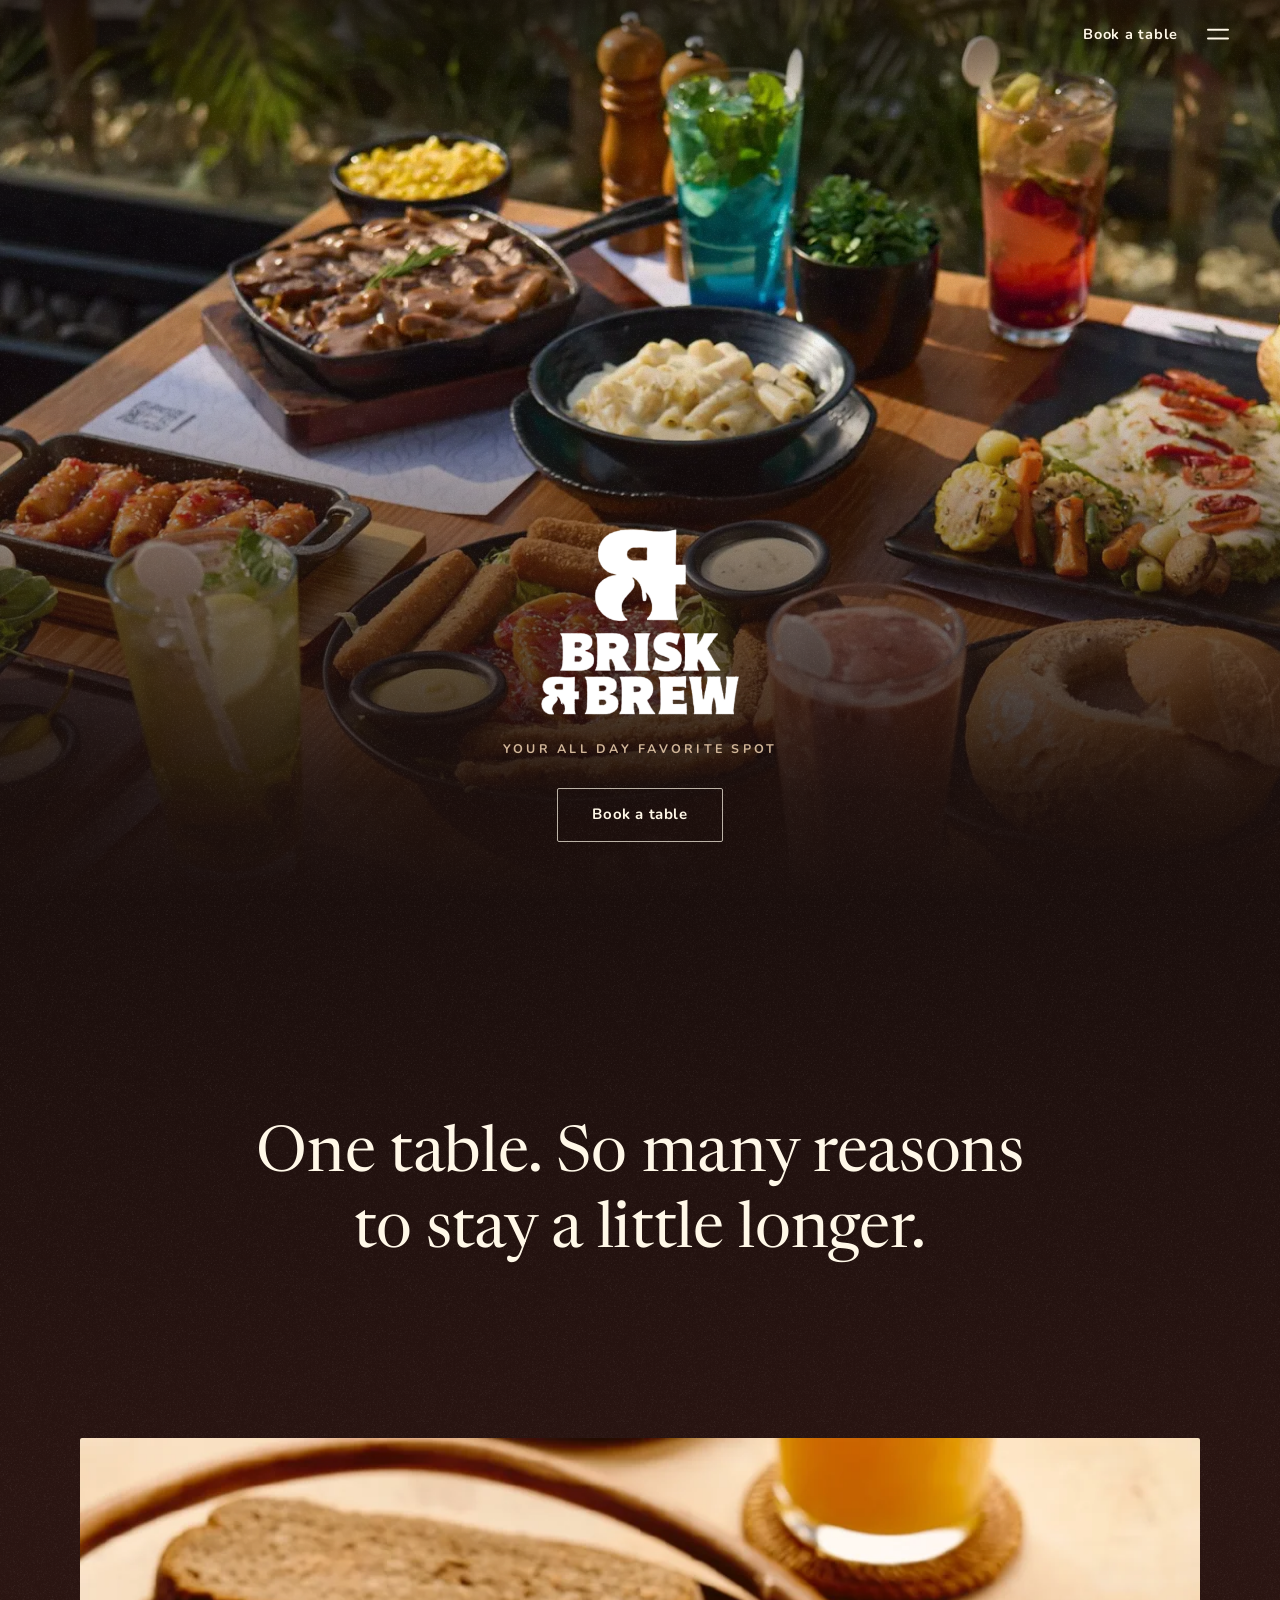
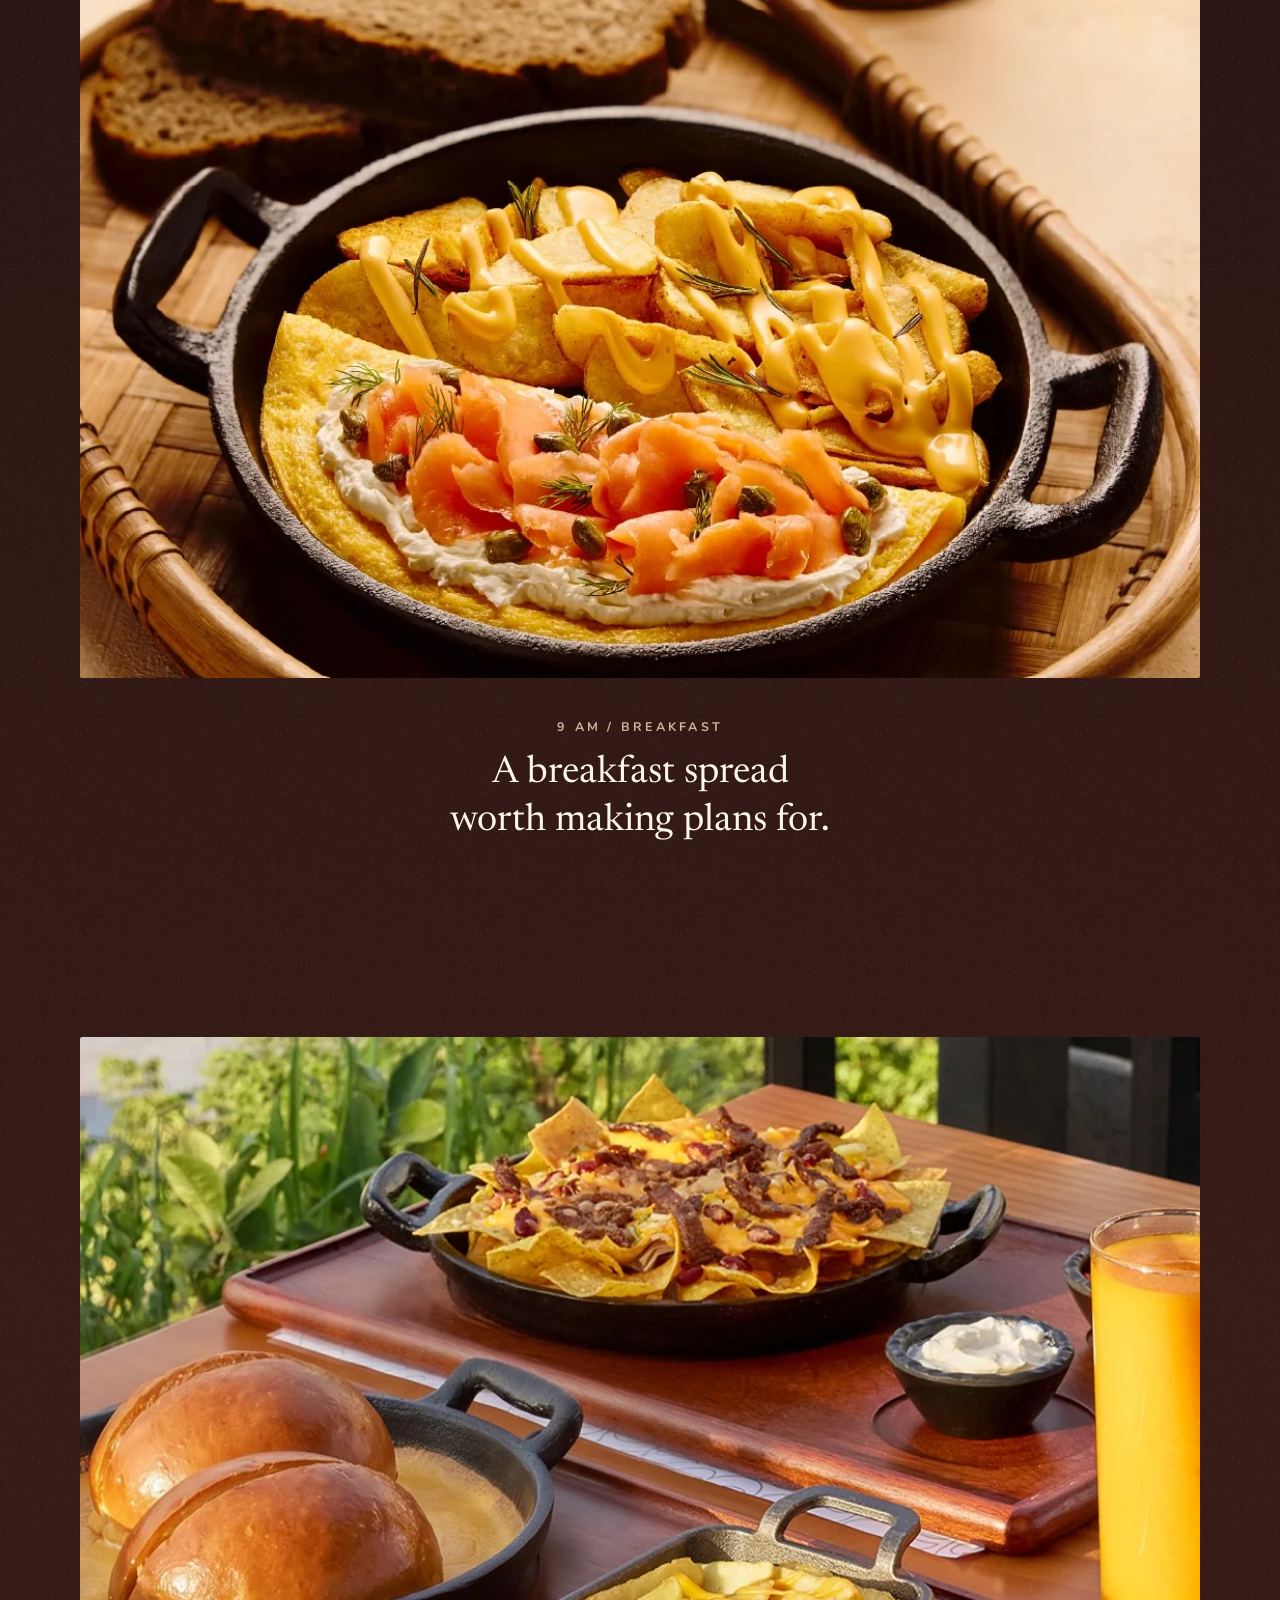
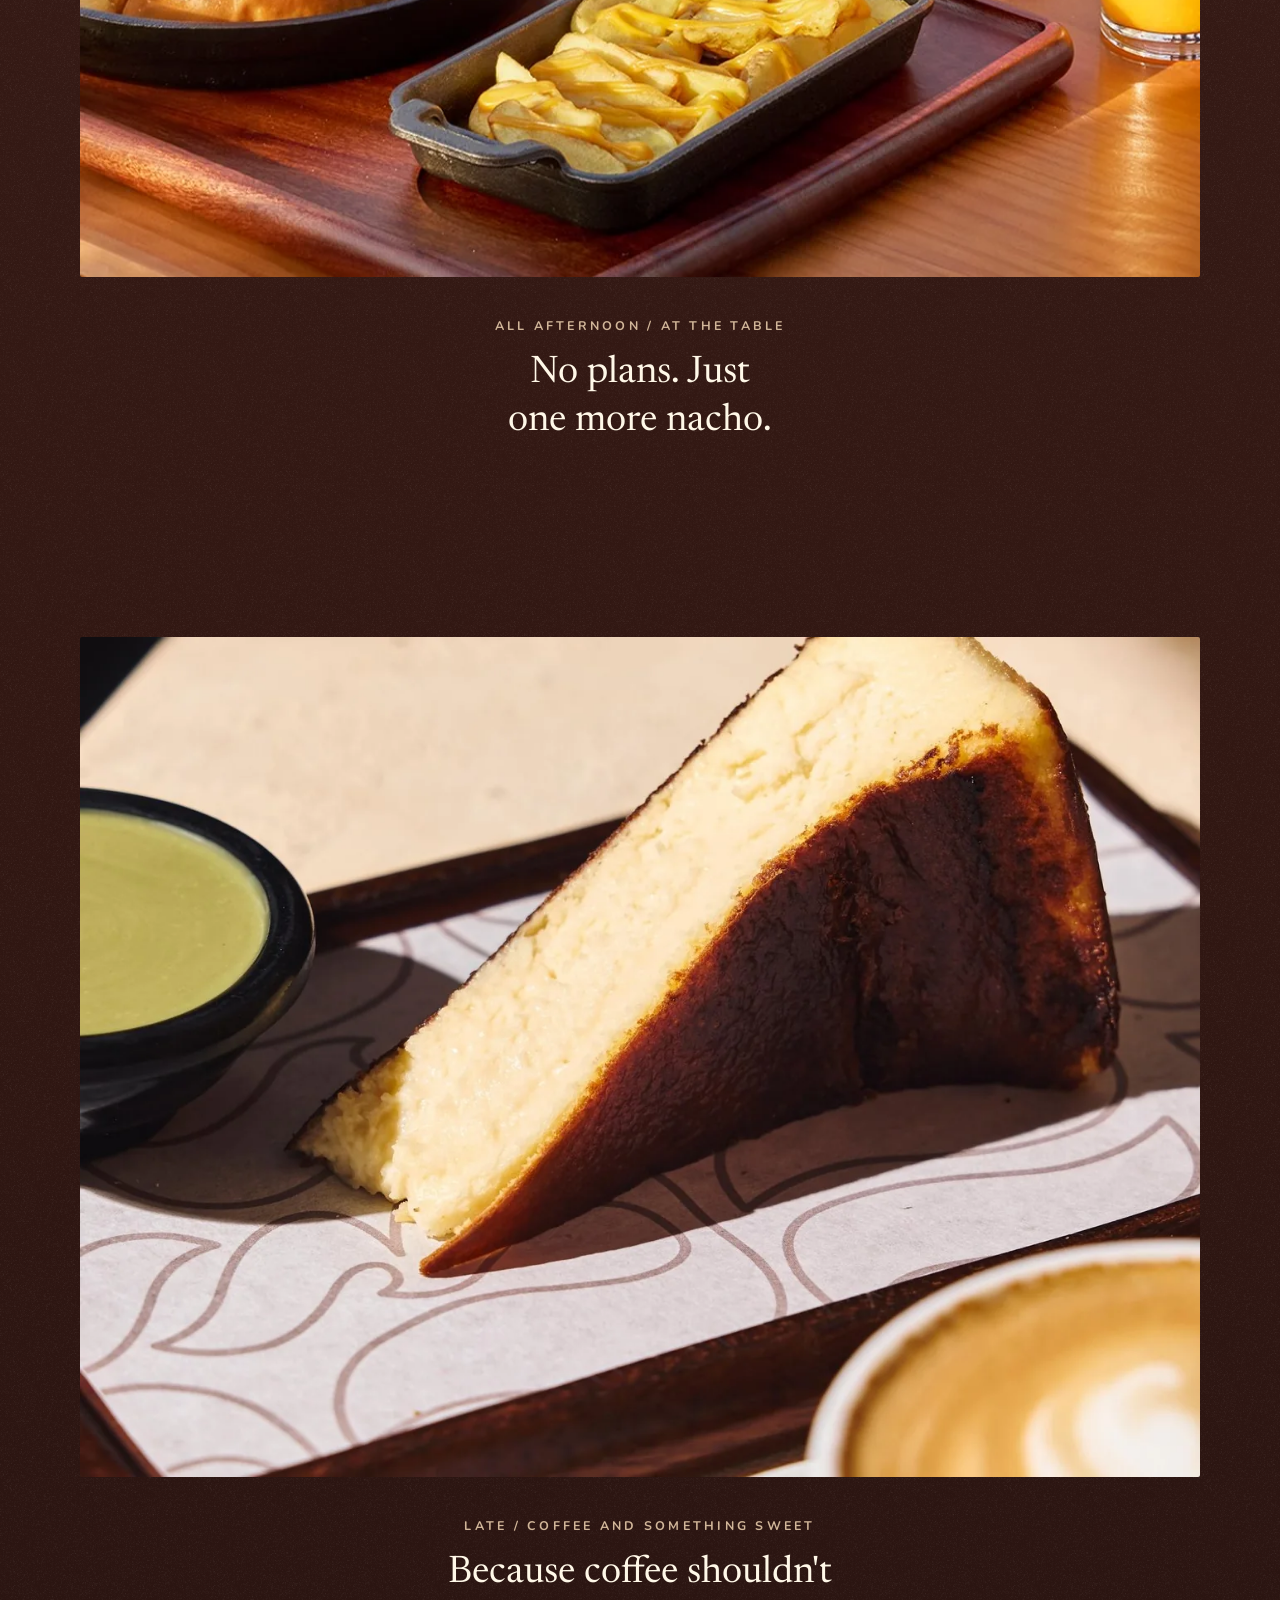
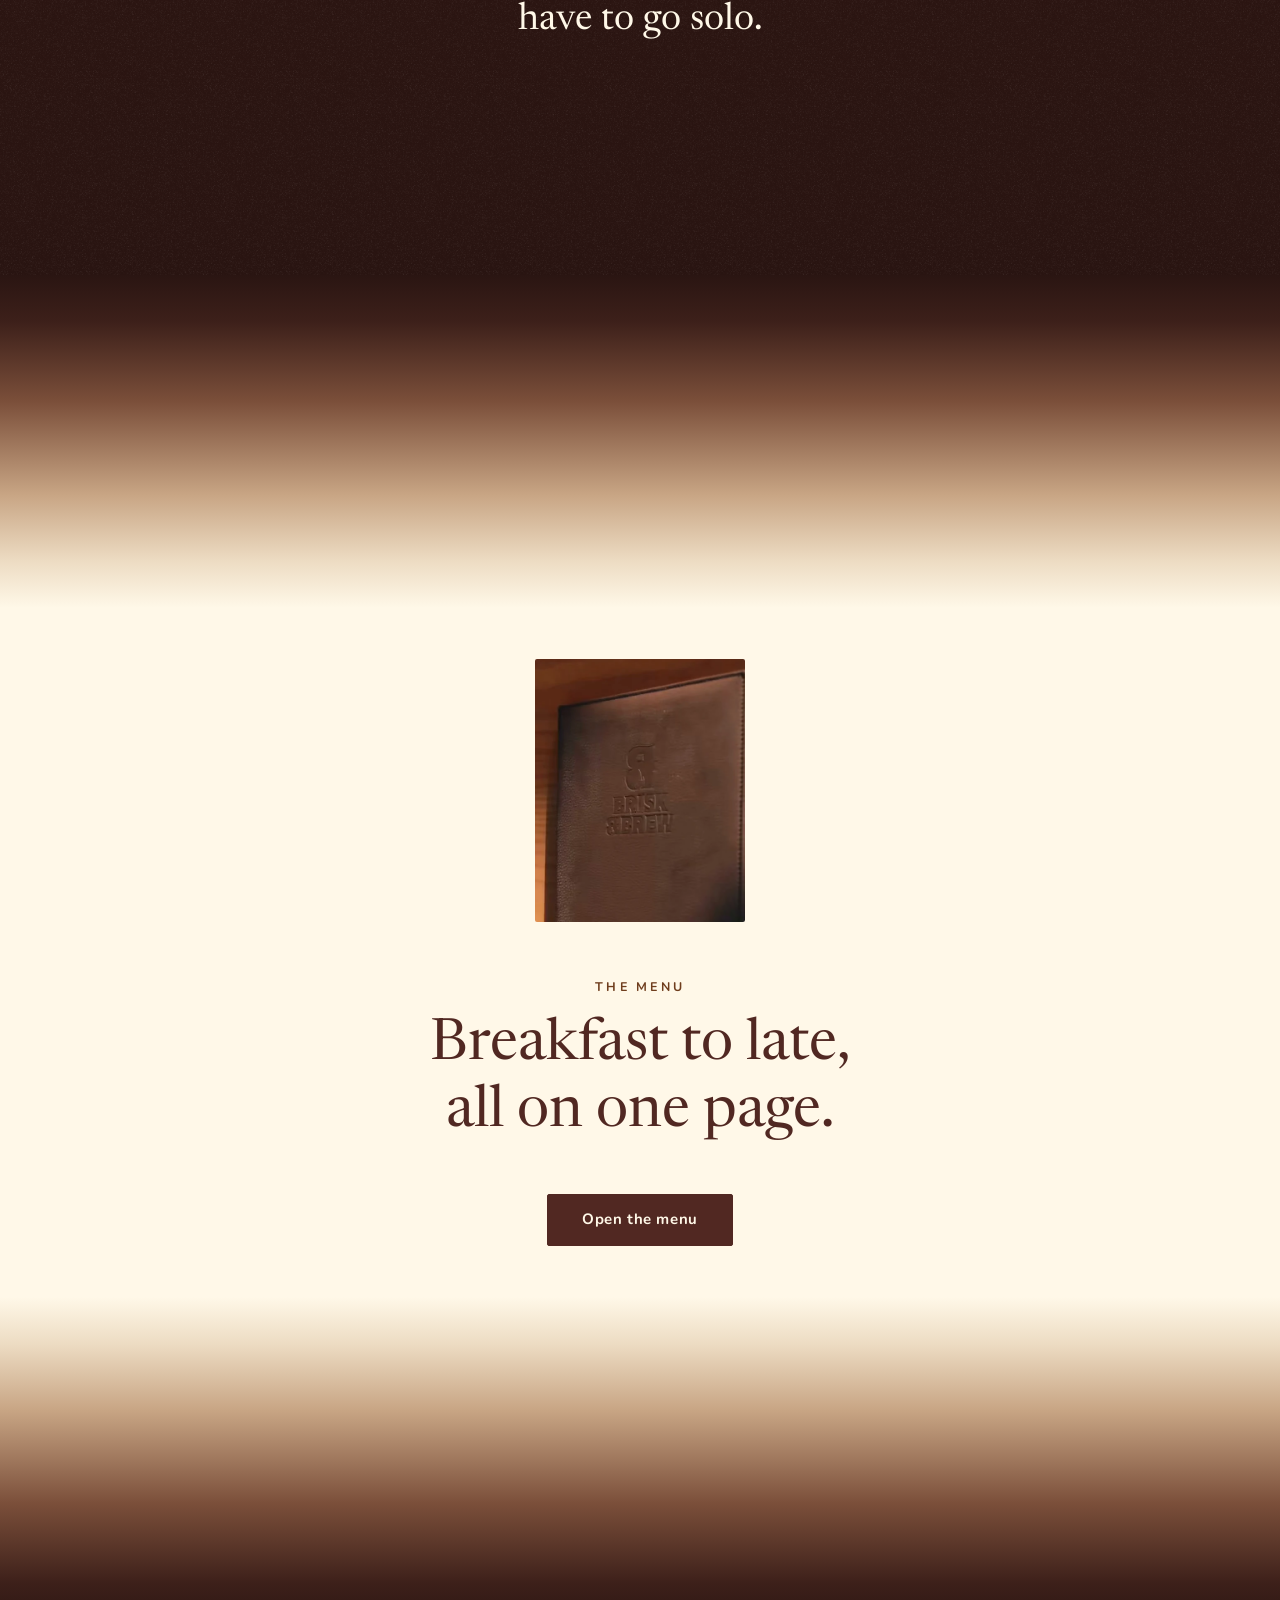
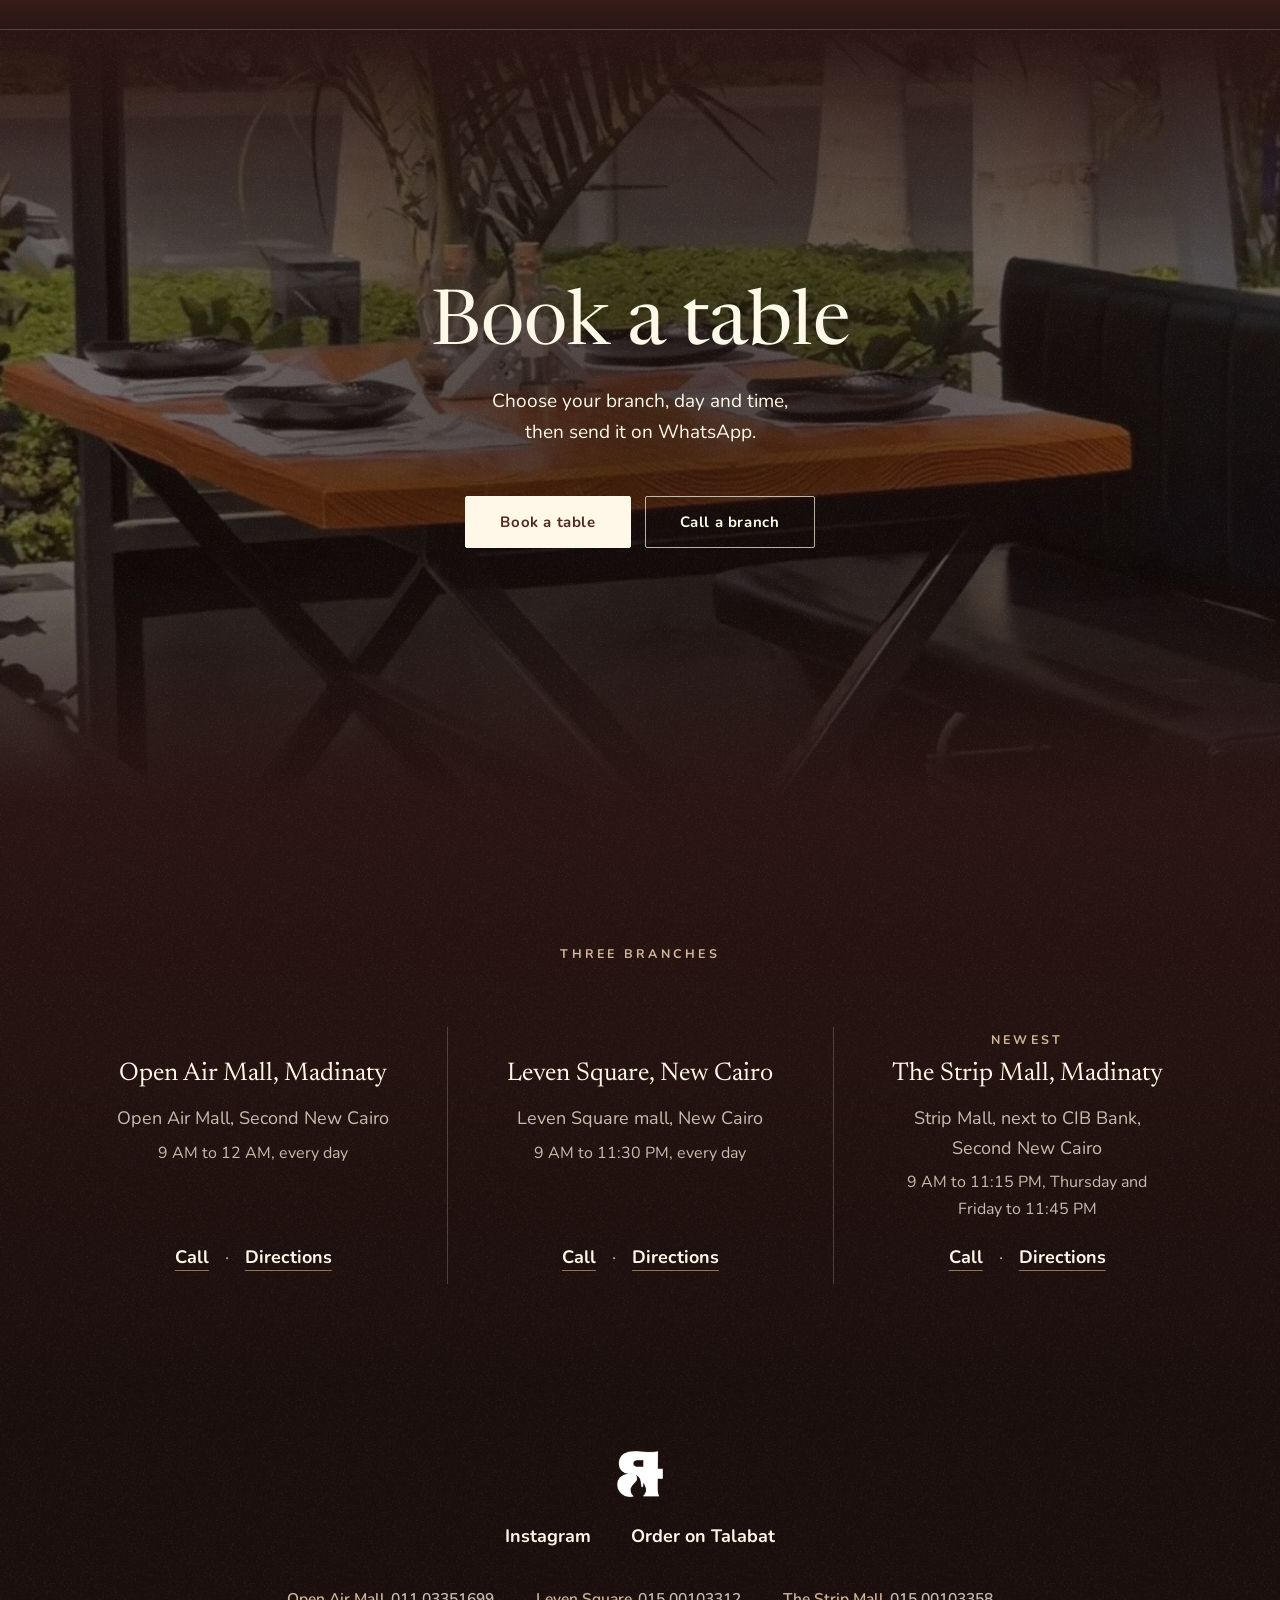
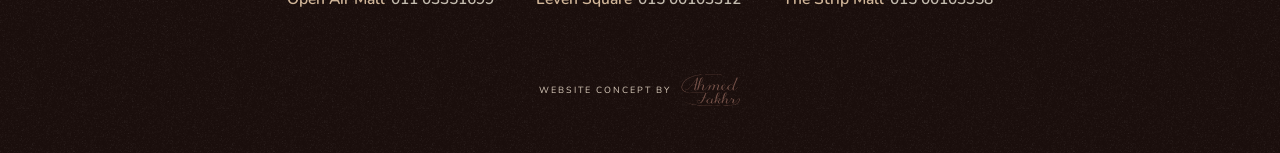
<file: index.html>
<!doctype html>
<html lang="en">
<head>
<meta charset="utf-8">
<meta name="viewport" content="width=device-width, initial-scale=1, minimum-scale=1">
<title>Brisk &amp; Brew | Cairo&#x27;s casual fine dining spot</title>
<meta name="description" content="Breakfast from 9 AM, grill, pasta, desserts and coffee at three branches in Madinaty and New Cairo. See the menu, book a table on WhatsApp or call a branch.">
<meta name="theme-color" content="#2a1512">
<meta property="og:type" content="restaurant.restaurant">
<meta property="og:site_name" content="Brisk &amp; Brew">
<meta property="og:title" content="Brisk &amp; Brew | Cairo&#x27;s casual fine dining spot">
<meta property="og:description" content="Breakfast from 9 AM, grill, pasta, desserts and coffee at three branches in Madinaty and New Cairo. See the menu, book a table on WhatsApp or call a branch.">
<meta property="og:url" content="https://ahmedfakhr1.github.io/briskandbrew-preview/">
<meta property="og:image" content="https://ahmedfakhr1.github.io/briskandbrew-preview/img/og.jpg">
<meta property="og:image:width" content="1200">
<meta property="og:image:height" content="630">
<meta name="twitter:card" content="summary_large_image">
<link rel="icon" href="img/icon.png" type="image/png">
<link rel="apple-touch-icon" href="img/apple-touch-icon.png">
<link rel="preload" href="fonts/newsreader-b76914.woff2" as="font" type="font/woff2" crossorigin>
<link rel="preload" href="fonts/nunito-798ec6.woff2" as="font" type="font/woff2" crossorigin>
<link rel="preload" as="image" href="img/hero-wide-1920.webp" imagesrcset="img/hero-wide-1280.webp 1280w, img/hero-wide-1920.webp 1920w" imagesizes="100vw" media="(min-aspect-ratio: 1/1)" fetchpriority="high">
<link rel="preload" as="image" href="img/hero-1280.webp" imagesrcset="img/hero-800.webp 800w, img/hero-1280.webp 1280w" imagesizes="(max-aspect-ratio: 4/5) 80vh, 100vw" media="(max-aspect-ratio: 1/1)" fetchpriority="high">
<link rel="preload" as="image" href="img/logo-stack-white.png" fetchpriority="high">
<style>html.fl{background:#2a1512}html.fl body{opacity:0}body{transition:opacity .4s ease}@media(prefers-reduced-motion:reduce){body{transition:none}}</style>
<script>(function(){var r=document.documentElement,t0=Date.now(),fin=false,first=false,rm=false;try{rm=matchMedia("(prefers-reduced-motion: reduce)").matches}catch(e){}try{first=!localStorage.getItem("briskandbrew-intro");if(first)localStorage.setItem("briskandbrew-intro","1")}catch(e){}r.classList.add("js",first?"veiled":"fl");function lift(){if(fin)return;fin=true;if(first){r.classList.add("veil-out");setTimeout(function(){r.classList.remove("veiled","veil-out")},rm?0:800)}else{r.classList.remove("fl")}}setTimeout(lift,first?2500:3000);if(first){addEventListener("click",lift);addEventListener("keydown",lift)}addEventListener("DOMContentLoaded",function(){var jobs=[],bar=document.querySelector(".veil-bar i"),n=0,total=1;function tick(){n++;if(bar)bar.style.transform="scaleX("+Math.min(1,n/total)+")"}function add(p){jobs.push(p.then(tick,tick))}try{["400 1em Newsreader","500 1em Newsreader","400 1em Nunito","700 1em Nunito"].forEach(function(f){add(document.fonts.load(f))});add(document.fonts.ready)}catch(e){}var im=document.querySelectorAll("img[data-hold]");for(var i=0;i<im.length;i++){(function(m){add(m.decode?m.decode().catch(function(){}):new Promise(function(res){if(m.complete)res();else m.onload=m.onerror=res}))})(im[i])}total=jobs.length||1;Promise.all(jobs).then(function(){if(!first){lift();return}setTimeout(lift,rm?0:Math.max(260,1200-(Date.now()-t0)))},lift)});setTimeout(function(){if(r.hasAttribute("data-ready"))return;var a=document.querySelectorAll(".rv");for(var i=0;i<a.length;i++)a[i].classList.add("in")},3500)})();</script>
<link rel="stylesheet" href="fonts.css?v=5">
<link rel="stylesheet" href="site.css?v=5">
<script src="site.js?v=5" defer></script>
<script type="application/ld+json">{"@context": "https://schema.org", "@type": "Restaurant", "name": "Brisk & Brew", "description": "Cairo's casual fine dining spot. Breakfast from 9 AM, grill, pasta, desserts and coffee, at three branches in Madinaty and New Cairo.", "url": "https://ahmedfakhr1.github.io/briskandbrew-preview/", "image": "https://ahmedfakhr1.github.io/briskandbrew-preview/img/og.jpg", "logo": "https://ahmedfakhr1.github.io/briskandbrew-preview/img/icon-192.png", "hasMenu": "https://ahmedfakhr1.github.io/briskandbrew-preview/menu.html", "acceptsReservations": false, "sameAs": ["https://www.instagram.com/briskandbrew.eg/", "https://www.facebook.com/Briskandbrew", "https://www.tiktok.com/@briskandbrew"], "department": [{"@type": "Restaurant", "name": "Brisk & Brew, Open Air Mall, Madinaty", "telephone": "+201103351699", "address": {"@type": "PostalAddress", "streetAddress": "Open Air Mall, Second New Cairo", "addressLocality": "New Cairo", "addressCountry": "EG"}, "openingHoursSpecification": [{"@type": "OpeningHoursSpecification", "dayOfWeek": ["Monday", "Tuesday", "Wednesday", "Thursday", "Friday", "Saturday", "Sunday"], "opens": "09:00", "closes": "00:00"}], "hasMap": "https://www.google.com/maps/search/?api=1&query=Brisk+%26+Brew+Open+Air+Mall+Madinaty"}, {"@type": "Restaurant", "name": "Brisk & Brew, Leven Square, New Cairo", "telephone": "+201500103312", "address": {"@type": "PostalAddress", "streetAddress": "Leven Square mall, New Cairo", "addressLocality": "New Cairo", "addressCountry": "EG"}, "openingHoursSpecification": [{"@type": "OpeningHoursSpecification", "dayOfWeek": ["Monday", "Tuesday", "Wednesday", "Thursday", "Friday", "Saturday", "Sunday"], "opens": "09:00", "closes": "23:30"}], "hasMap": "https://www.google.com/maps/search/?api=1&query=Brisk+%26+Brew+Leven+Square+New+Cairo"}, {"@type": "Restaurant", "name": "Brisk & Brew, The Strip Mall, Madinaty", "telephone": "+201500103358", "address": {"@type": "PostalAddress", "streetAddress": "Strip Mall, next to CIB Bank, Second New Cairo", "addressLocality": "New Cairo", "addressCountry": "EG"}, "openingHoursSpecification": [{"@type": "OpeningHoursSpecification", "dayOfWeek": ["Monday", "Tuesday", "Wednesday", "Saturday", "Sunday"], "opens": "09:00", "closes": "23:15"}, {"@type": "OpeningHoursSpecification", "dayOfWeek": ["Thursday", "Friday"], "opens": "09:00", "closes": "23:45"}], "hasMap": "https://www.google.com/maps/search/?api=1&query=Brisk+%26+Brew+The+Strip+Mall+Madinaty"}]}</script>
</head>
<body>
<div class="veil" aria-hidden="true"><img src="img/logo-stack-white.png" alt="" width="640" height="602" decoding="async"><div class="veil-bar"><i></i></div></div>
<a class="skip" href="#main">Skip to content</a>
<header class="hdr">
  <div class="hdr-in">
    <a class="logo" href="index.html" aria-label="Brisk &amp; Brew, home">
      <img class="mk mk-w" src="img/logo-mark-white.png" alt="" width="300" height="303">
      <img class="mk mk-b" src="img/logo-mark-brown.png" alt="" width="300" height="303">
    </a>
    <div class="hdr-r">
      <a class="hdr-plan" href="index.html#plan" data-sheet="plan">Book a table</a>
      <button type="button" class="burger" aria-label="Open the menu" aria-expanded="false" aria-controls="navDlg"><svg viewBox="0 0 24 24" fill="none" stroke="currentColor" stroke-width="1.6" stroke-linecap="round" aria-hidden="true"><path d="M4 8.5h16M4 15.5h16"/></svg></button>
    </div>
  </div>
</header>
<main id="main">

<section class="hero" aria-label="Welcome">
  <picture class="hero-pic">
    <source media="(min-aspect-ratio: 1/1)" srcset="img/hero-wide-1280.webp 1280w, img/hero-wide-1920.webp 1920w" sizes="100vw" width="1920" height="1280">
    <img class="hero-img" src="img/hero-1280.webp" srcset="img/hero-800.webp 800w, img/hero-1280.webp 1280w" sizes="(max-aspect-ratio: 4/5) 80vh, 100vw" width="1280" height="1598" loading="eager" fetchpriority="high" decoding="async" data-hold alt="A sunlit terrace table laid with a steak skillet, penne, chicken strips, bread-bowl soups, a salad and mojitos">
  </picture>
  <div class="hero-in">
    <h1><img class="hero-logo" src="img/logo-stack-white.png" width="640" height="602" alt="Brisk &amp; Brew" loading="eager" decoding="async" fetchpriority="high" data-hold></h1>
    <p class="label">Your all day favorite spot</p>
    <button type="button" class="btn btn-line" data-sheet="plan">Book a table</button>
  </div>
</section>

<div class="flow">
  <section class="line" aria-label="Welcome line">
    <h2 class="rv fade">One table. So many reasons to stay a little longer.</h2>
  </section>
  <section class="day" aria-label="The day at Brisk &amp; Brew">
  <article class="moment" aria-labelledby="m1">
    <figure class="m-photo rv"><picture>
      <source media="(min-width:760px)" srcset="img/m1-w.webp" width="1080" height="810">
      <img src="img/m1-p.webp" width="1080" height="1350" alt="A smoked salmon and cream cheese omelette in a cast-iron skillet with cheesy potato wedges, brown bread and a glass of orange juice" loading="lazy" decoding="async"></picture></figure>
    <p class="label">9 AM / Breakfast</p>
    <h3 class="m-line" id="m1">A breakfast spread worth making plans for.</h3>
  </article>

  <article class="moment" aria-labelledby="m2">
    <figure class="m-photo rv"><picture>
      <source media="(min-width:760px)" srcset="img/m2-w.webp" width="1080" height="810">
      <img src="img/m2-p.webp" width="1080" height="1350" alt="Cheese nachos, bread-bowl soup and cheesy potato wedges in black skillets on timber boards, with a glass of orange juice" loading="lazy" decoding="async"></picture></figure>
    <p class="label">All afternoon / At the table</p>
    <h3 class="m-line" id="m2">No plans. Just one more nacho.</h3>
  </article>

  <article class="moment" aria-labelledby="m3">
    <figure class="m-photo rv"><picture>
      <source media="(min-width:760px)" srcset="img/m3-w.webp" width="1080" height="810">
      <img src="img/m3-p.webp" width="1080" height="1350" alt="A San Sebastian cheesecake slice with pistachio sauce on a timber tray lined with their flame pattern, beside a latte on a saucer printed with their mark" loading="lazy" decoding="async"></picture></figure>
    <p class="label">Late / Coffee and something sweet</p>
    <h3 class="m-line" id="m3">Because coffee shouldn&#x27;t have to go solo.</h3>
  </article>

  </section>
</div>

<section class="menu-sec" id="menu" aria-labelledby="h-menu">
  <figure class="menu-photo"><img src="img/menu-cover.webp" width="503" height="629" alt="The dark leather menu cover embossed with the Brisk &amp; Brew mark, on a timber table" loading="lazy" decoding="async"></figure>
  <p class="label label-dk">The menu</p>
  <h2 id="h-menu">Breakfast to late, all on one page.</h2>
  <a class="btn btn-solid" href="menu.html">Open the menu</a>
</section>

<section class="plan" id="plan" aria-labelledby="h-plan">
  <picture class="plan-pic">
    <source media="(min-width:760px)" srcset="img/plan-w.webp" width="1062" height="640">
    <img src="img/plan-p.webp" width="1072" height="2048" alt="An orange-topped table set for four on the terrace, under palms, waiting for guests" loading="lazy" decoding="async">
  </picture>
  <div class="plan-in">
    <h2 id="h-plan">Book a table</h2>
    <p>Choose your branch, day and time, then send it on WhatsApp.</p>
    <div class="btn-row">
      <button type="button" class="btn btn-cream" data-sheet="plan">Book a table</button>
      <button type="button" class="btn btn-line" data-sheet="call">Call a branch</button>
    </div>
  </div>
</section>

<section class="branches" id="branches" aria-labelledby="h-branches">
  <div class="wrap">
    <h2 class="label" id="h-branches">Three branches</h2>
    <div class="bgrid">
    <article class="branch">
      <p class="label newest" aria-hidden="true"></p>
      <h3>Open Air Mall, Madinaty</h3>
      <address>Open Air Mall, Second New Cairo</address>
      <p class="hrs">9 AM to 12 AM, every day</p>
      <p class="acts"><a href="tel:+201103351699" aria-label="Call Open Air Mall">Call</a><span aria-hidden="true">&middot;</span><a href="https://www.google.com/maps/search/?api=1&amp;query=Brisk+%26+Brew+Open+Air+Mall+Madinaty" target="_blank" rel="noopener" aria-label="Directions to Open Air Mall">Directions</a></p>
    </article>
    <article class="branch">
      <p class="label newest" aria-hidden="true"></p>
      <h3>Leven Square, New Cairo</h3>
      <address>Leven Square mall, New Cairo</address>
      <p class="hrs">9 AM to 11:30 PM, every day</p>
      <p class="acts"><a href="tel:+201500103312" aria-label="Call Leven Square">Call</a><span aria-hidden="true">&middot;</span><a href="https://www.google.com/maps/search/?api=1&amp;query=Brisk+%26+Brew+Leven+Square+New+Cairo" target="_blank" rel="noopener" aria-label="Directions to Leven Square">Directions</a></p>
    </article>
    <article class="branch">
      <p class="label newest">Newest</p>
      <h3>The Strip Mall, Madinaty</h3>
      <address>Strip Mall, next to CIB Bank, Second New Cairo</address>
      <p class="hrs">9 AM to 11:15 PM, Thursday and Friday to 11:45 PM</p>
      <p class="acts"><a href="tel:+201500103358" aria-label="Call The Strip Mall">Call</a><span aria-hidden="true">&middot;</span><a href="https://www.google.com/maps/search/?api=1&amp;query=Brisk+%26+Brew+The+Strip+Mall+Madinaty" target="_blank" rel="noopener" aria-label="Directions to The Strip Mall">Directions</a></p>
    </article>
    </div>
  </div>
</section>

</main>
<footer class="footer">
  <div class="wrap f-in">
    <img class="f-mark" src="img/logo-mark-white.png" alt="Brisk &amp; Brew" width="300" height="303" loading="lazy" decoding="async">
    <p class="f-links">
      <a href="https://www.instagram.com/briskandbrew.eg/" target="_blank" rel="noopener">Instagram</a>
      <a href="https://www.talabat.com/egypt/restaurant/768823" target="_blank" rel="noopener">Order on Talabat</a>
    </p>
    <p class="f-tel"><a href="tel:+201103351699"><span>Open Air Mall</span> 011 03351699</a><a href="tel:+201500103312"><span>Leven Square</span> 015 00103312</a><a href="tel:+201500103358"><span>The Strip Mall</span> 015 00103358</a></p>
    <p class="credit"><a class="sig" href="https://ahmedfakhr1.github.io/" rel="noopener" title="Website concept by Ahmed Fakhreldin"><span class="sig-by">Website concept by</span><span class="sr">Ahmed Fakhreldin</span><svg viewBox="-16 -123 301 172" aria-hidden="true" focusable="false"><defs><mask id="sig-pen" maskUnits="userSpaceOnUse" x="-80" y="-180" width="760" height="300"><g class="pen"><path pathLength="1" style="animation-delay:0.10s;animation-duration:0.32s" d="M8.2 -39l2 1.2 1.2 0.4 1.4 0.1 1.6-0.3 1.7-0.7 2-1.2 5.2-4.7 7-8 8.4-10.2 8.6-11 16.8-22.7 1.8-2 0.9-0.2 -0.1 1.7 -1.2 6.4 -3.2 14.3 -2.4 10.5 -5.3 21.1 -0.4 2.1 -0.1 2.6 0.6 1.9 1.5 1 1.1 0.1 2.6-0.4 1.5-0.8 3.2-2.7 4.9-5.5"/><path pathLength="1" style="animation-delay:0.50s;animation-duration:0.05s" d="M35.4 -60.5l6.3-1.4 7.3-1 7-0.4 6.6 0.3"/><path pathLength="1" style="animation-delay:0.64s;animation-duration:0.51s" d="M70.1 -51.5l11.6-15.7 6.3-9.3 3.1-5.2 2.8-6.3 1.6-5.6 0-2.1 -0.4-1.7 -0.8-1.3 -1.4-0.5 -1.9 0.2 -2.2 1.1 -2 1.6 -1.7 2 -1.4 2.5 -1.4 3.4 -3.2 9.4 -3.6 12.8 -3.9 16.2 -1.6 7.5 -0.3 2.9 5.3-10.1 4.2-5.8 2.6-3.1 2.5-2.3 2.4-1.4 2.3-0.9 2.3-0.4 2.3 0 1.8 0.4 1.3 0.9 0.9 1.3 0.4 1.7 -0.1 2.1 -0.5 2.6 -3.4 9.2 -0.6 2.6 0 2.1 0.4 1.7 0.8 1.3 1.1 0.9 1.1 0.4 1.2 0 1.6-0.4 4.3-2 3.2-2.3 3.7-4.3 10.3-13.2 2.5-2.3 2.5-1.4 2-0.6 1.5 0.3 1.1 1 0.6 1.2 0.1 1.1 -0.3 1.6 -3.8 11.2 -4.2 10.1"/><path pathLength="1" style="animation-delay:1.22s;animation-duration:0.12s" d="M127 -45.5l4.4-6.9 2.3-3.1 2.6-3.1 2.5-2.3 2.4-1.4 2.4-0.9 2.3-0.4 2.2 0 1.8 0.4 1.4 0.9 0.8 1.1 0.5 1.2 0 1.1 -3 9.6 -5.3 12.9"/><path pathLength="1" style="animation-delay:1.42s;animation-duration:0.17s" d="M148.2 -45.5l4.4-6.9 4.9-6.2 2.5-2.3 2.4-1.4 2.4-0.9 2.3-0.4 2.2 0 1.8 0.4 1.4 0.9 0.8 1.3 0.4 1.7 0 2.1 -0.6 2.6 -3.4 9.2 -0.5 2.6 -0.1 2.1 0.4 1.7 0.9 1.3 1 0.9 1.1 0.4 1.2 0 1.6-0.4 4.3-2 1.8-1.2 1.4-1.1 1.6-1.7 6.9-8.7"/><path pathLength="1" style="animation-delay:1.67s;animation-duration:0.18s" d="M193.4 -42.4l6.3-3.2 1.5-1.2 2.6-3 2.4-4.4 0.7-2.2 0.2-2.3 -0.3-1.8 -0.7-1.4 -1-1 -1.1-0.6 -2.6 0.1 -4.2 1.9 -2 1.6 -1.6 1.9 -1.2 2.5 -0.9 2.8 -0.5 6.4 0.5 2.7 0.9 2.3 1.4 1.8 1.8 1.4 2.2 1 2.2 0.6 2.3 0.1 2.3-0.2 4.6-1.8 3.5-2.3 1.4-1.4 7.5-9.4"/><path pathLength="1" style="animation-delay:1.93s;animation-duration:0.43s" d="M249.1 -54.5l-1.7-4.2 -1.3-1.8 -1.9-1.4 -2.2-1 -2.2-0.6 -4.5 0.1 -4.7 1.8 -3.5 2.3 -2.6 3 -2.4 4.4 -0.7 2.3 -0.2 2.3 0.2 2.2 0.6 2.3 1.1 2.1 1.5 1.7 2 1.3 2.2 0.9 2.2 0.4 2.3 0 2.3-0.4 2.4-0.9 2.3-1.3 1.8-1.7 1.5-2.1 3.3-6.8 20.5-46.9 -13.8 32.1 -1.4 4 -1.7 5.3 -2.2 9.4 -0.3 3.4 0.1 2.5 0.7 1.7 2.1 1.6 2.6-0.1 4.2-1.8 3.5-2.3 1.4-1.4 7.5-9.4"/><path pathLength="1" style="animation-delay:2.43s;animation-duration:0.74s" d="M193.3 -110.5l-6.7-2.7 -5.3-1.3 -7.1-1.1 -8.9-0.8 -11.2-0.6 -13.4-0.3 -14.7 0.2 -15.2 0.6 -15.7 1.1 -15.1 1.8 -14.3 2.4 -13.4 3 -11.9 3.4 -10.6 4 -9.5 4.7 -8.4 5.5 -7.4 6.4 -6 6.9 -4.7 7.5 -3.3 7.4 -2 6.2 -0.5 4.9 0.6 4.6 1.5 4.7 2.5 4.7 3.6 4 4.7 3 5.9 2.3 7.5 1.7 9.1 1.1 21.4 1.4 22.1 0.5 8.8 0 18.6-0.6 4.3 0.1 11.3 2 3.1 0.3 2.8-0.1 2.5-0.5 4.5-2"/><path pathLength="1" style="animation-delay:3.25s;animation-duration:0.19s" d="M109.7 -21.5l-7.4 18.7 -5 11.6 -2.4 4.9 -4.6 7.4 -2.2 2.7 -2.2 2 -2 1.5 -4.1 2.1 -2 0.5 -1.9 0.1 -2-0.2 -1.8-0.6 -1.8-1 -1.5-1.3 -1-1.7 -0.9-3.9 0-1.9 0.4-1.7 0.8-1.3 1-1 1.4-0.6 1.8-0.3 3.8 0.6 3.9 2"/><path pathLength="1" style="animation-delay:3.52s;animation-duration:0.04s" d="M89.3 1.7l23.2 0"/><path pathLength="1" style="animation-delay:3.64s;animation-duration:1.68s" d="M139.5 14.5l-1.4-3.5 -1.2-1.5 -1.6-1.2 -1.8-0.9 -1.9-0.5 -1.9-0.1 -4 0.9 -3.6 1.9 -2.4 2 -1.1 1.5 -2.1 3.7 -0.5 1.9 -0.2 2 0.7 3.8 0.9 1.8 1.3 1.5 1.7 1.1 3.8 1.1 1.9 0 4-1.1 1.9-1.1 1.6-1.5 1.2-1.8 5.8-12.4 1.1-1.8 -2.7 10.6 -0.4 3.1 0 2.5 0.4 1.6 0.9 1.1 0.9 0.6 0.9 0.2 2.6-0.6 3.7-1.8 2.6-2 1.5-1.7 11.1-14.5 8.7-12.5 2.9-4.7 3.4-7.8 0.6-2.3 0.2-2 -0.2-1.5 -0.6-1.2 -1-0.8 -1.5 0 -1.9 0.8 -1.8 1.2 -1.4 1.5 -1.3 2 -2.5 6 -2.8 9 -3.1 11.8 -3.3 14.2 -0.6 3.8 0.5-0.3 1.2-2.8 2.4-4.4 5.4-7.5 2.2-2.2 2.1-1.4 2-0.9 2-0.5 1.9-0.1 1.7 0.3 1.2 0.6 0.9 0.9 0.5 1.4 0 1.6 -0.4 1.9 -1.1 1.4 -1.8 1.1 -2.2 0.7 -2.6 0.4 -2.7 0.1 -1.1 0.3 2.3 2 1.3 1.9 2.3 6.7 0.9 1.1 0.9 0.6 1 0.2 1.1-0.1 1.5-0.5 3.6-1.8 1.5-1 2.6-2.7 8.6-11.1 5.5-7.5 7.5-11 3.6-7.3 1.6-4.9 0.2-2 -0.2-1.5 -0.6-1.2 -1.1-0.8 -1.4 0 -1.9 0.8 -1.8 1.2 -1.5 1.5 -1.2 2 -1.2 2.7 -2.7 7.4 -3 10.4 -3.2 13.3 -2.3 11 0.6-0.3 2.4-5.2 2.6-4.2 4-5.3 2.1-2.2 2.1-1.4 2-0.9 2-0.5 2-0.1 1.6 0.3 1.3 0.6 0.9 0.9 0.4 1.4 0.1 1.6 -0.3 2.1 -0.7 2.4 -2.2 5.4 -0.7 4.3 0.2 1.5 0.6 1.2 0.8 0.9 1 0.5 2.2-0.1 1.6-0.6 3.6-1.9 2.5-2.2 8.2-10.4 6.4-9 0.5 0 -0.1 1.4 0.6 1.5 1.8 0.7 2.6 0.1 2.2 0.4 1.4 0.7 0.7 1.1 0.3 1.5 0 1.8 -1.3 4.7 -2 4.9 -0.4 2.4 1.1 2 0.9 0.7 1 0.4 1 0 3.1-1.1 3.5-2 1.1-0.9 3.2-3.6 7.8-10.4 3.6-3.6 1.8-1.2 1.7-0.5 1.7 0 1.3 0.6 0.8 1.3 0.4 1.8 -0.2 2.4 -0.9 2.8 -1.6 3.5 -2.6 4.3 -3.6 4.8 -4.6 4 -5.8 2.9 -7.4 2.1 -9.5 1.7 -11.8 1.3 -12 1 -22.3 1.3 -15 0.3 -19.5 0 -41.7-0.7 -17.8-0.7 -16-0.9 -14.4-1.1 -12.7-1.3 -11.4-1.6 -10.4-1.7 -9.1-1.9 -8.1-2.1 -14.5-4.8"/></g></mask><g id="sig-ink"><path d="M7.8 -38.4l0 0.5 0.6 0.6 1.4-2.2 -0.7-0.3 -0.5 0.2zM8.2 -37.5l1 0.5 1.5 0.3 0.5-1.7 -1.6-1.2zM10.2 -36.7l3.2-0.1 -0.2-1.2 -1.3-0.1 -1-0.5zM12.8 -36.7l1.7-0.3 1.9-0.8 -0.6-1 -1.6 0.6 -1.4 0.2zM15.8 -37.5l2.6-1.5 1.6-1.2 -0.8-0.9 -2.1 1.5 -1.8 1zM19.2 -39.5l2.5-2.3 3.1-3.2 -0.9-0.8 -5.5 5.3zM23.7 -43.8l7.1-8.1 -0.9-0.7 -7.1 8zM29.5 -50.4l8.2-9.9 -0.9-0.7 -8.2 9.9zM36.3 -58.5l8.6-10.8 -1-0.8 -8.6 10.8zM43.4 -67.5l8.5-11 -1-0.7 -8.4 11zM50.5 -76.7l7.5-10.3 -1-0.7 -7.4 10.2zM56.9 -85.3l6.1-8.4 -1-0.7 -6.1 8.4zM62.1 -92.5l4.3-5.5 -0.9-0.7 -4.4 5.5zM65.9 -97.3l1.7-2.3 -0.6-0.6 -2 2.1zM66.1 -100.2l-0.9 0.2 -0.8 1.5 5.2 0.9 -0.3-1.8 -0.8-0.4zM64.6 -99l-0.7 1.9 -0.5 2.7 5.7 1.2 0.5-2.9 0-2.1zM63.5 -95.4l-1.5 7.5 5.7 1.3 1.6-7.7zM62.3 -89.4l-2.1 9.5 5.7 1.3 2.1-9.5zM60.6 -81.6l-2.3 10.3 5.6 1.3 2.4-10.3zM58.7 -73l-2.5 10.4 5.6 1.4 2.5-10.5zM56.6 -64.3l-2.4 9.9 5.6 1.4 2.4-10zM54.6 -55.9l-2 8 5.5 1.4 2.1-8.1zM52.9 -49.1l-1.4 5.7 5.7 1.1 1.2-5.4zM51.6 -44.1l-0.5 3.7 5.9 0 0.3-2.5zM51.1 -41l0.1 1.7 0.6 1.6 5.1-1.7 0.1-1.3zM51.5 -38.2l1 1.4 1.6 0.8 2.9-3.5zM53.5 -36.2l1.1 0.3 1.8 0 0.3-1.5 -0.5-0.7 0.1-0.7zM56 -35.9l2.6-0.2 -0.2-1.2 -1.1 0.1 -0.8-0.4zM58.1 -36l1.5-0.3 1.5-0.7 -0.5-1 -1.4 0.6 -1.2 0.2zM60.6 -36.7l3.3-2.3 -0.8-0.9 -3 2.1zM63.3 -38.5l3.5-3.3 -0.9-0.9 -3.3 3.3zM66.2 -41.2l3-3.6 -0.8-0.7 -3.1 3.5zM68.8 -44.4l1-1.4 -0.7-0.4 -1.1 1.1z"/><path d="M35.4 -60.1l3.1-0.5 -0.3-1.2 -2.9 0.9zM37.6 -60.4l6.6-1.3 -0.2-1.2 -6.6 1.3zM43 -61.5l7.3-1 -0.1-1.2 -7.4 1zM49 -62.3l7-0.4 0-1.3 -7.1 0.5zM55 -62.7l5.7 0.2 0.1-1.2 -5.9-0.2zM60 -62.5l1.8 0.1 0.8-0.2 -0.1-0.9 -2.5-0.3z"/><path d="M70.4 -51.3l2.4-2.9 -0.9-0.6 -2.1 3.1zM72.1 -53.3l5.3-6.9 -1-0.8 -5.2 7zM76.4 -58.8l7.1-10 -1-0.7 -7.1 9.9zM82.2 -66.9l6.3-9.2 -1-0.7 -6.3 9.2zM87.7 -75l3.4-5.5 -1-0.6 -3.4 5.5zM90.7 -79.7l2.9-5.9 -1.2-0.4 -2.8 5.7zM93.1 -84.4l2.4-6.4 -1.1-0.4 -2.4 6.2zM95.2 -89.9l0.7-2.7 0.3-2.4 -1.2 0 -0.2 2.1 -0.7 2.7zM96.2 -94.3l-0.1-2.1 -0.7-1.8 -1 0.6 0.5 1.4 0 1.8zM95.7 -97.6l-1-1.5 -1.7-0.8 -0.1 1.3 1 0.4 0.7 1zM93.6 -99.8l-2-0.2 -2.6 0.6 1.1 2.2 1.8-1.1 1.3-0.2zM89.9 -99.6l-2.7 1 -2.6 1.6 3.1 2.6 1.2-1.8 1.8-1.5zM85.4 -97.6l-2.2 2 -1.8 2.7 4.6 2.3 2.1-4.4zM82 -93.9l-1.7 3.3 -1.7 4.1 5.2 1.8 2.6-6.9zM79.2 -88l-3.4 10.1 5.4 1.6 3.1-9.8zM76.4 -79.8l-3.7 12.9 5.6 1.4 3.4-12.7zM73.4 -69.3l-3.9 15.7 5.6 1.3 3.8-15.5zM70.1 -56.4l-1.2 5.8 -1.8 9.9 4.6 1.1 4.1-15.5zM67.4 -42.6l-0.6 4.7 0.1 0.8 0.5 0.5 2.3 0.5 0.6-0.3 0.9-1.8 1-3.3zM68.9 -36.2l1.4-2.9 -0.9-0.5 -1.2 3.1zM69.9 -38.3l2.8-6.1 -1-0.5 -2.7 6.2zM72.2 -43.4l2.8-5.2 -1-0.6 -2.8 5.4zM74.6 -47.8l3.5-5.2 -1-0.7 -3.5 5.3zM77.4 -52l4.8-6.2 -0.9-0.8 -4.9 6.3zM81.4 -57.3l2.4-2.5 2.4-1.6 -0.6-1.1 -2.6 1.8 -2.6 2.6zM85.4 -61l2.3-1.1 2.2-0.7 -0.2-1.2 -2.5 0.8 -2.5 1.2zM89.2 -62.6l2.2-0.4 2.1 0.1 0.1-1.4 -2.3 0.1 -2.4 0.4zM92.8 -63l1.8 0.6 0.8 1 1.8-2.5 -1.4-0.3 -2.9-0.1zM95.2 -61.8l0.2 0.8 -0.2 1.2 5.2-1.5 -1.7-1.9 -2.2-0.9zM95.2 -60l-0.2 2.4 5.8 0.8 0.1-2.8 -1-2.4zM95 -58.2l-0.9 4.6 5.2 1.8 1.1-3.1 0.5-2.9zM94.4 -54.6l-2.4 6.4 5.2 1.8 2.5-6.4zM92.4 -49.3l-1.2 3.2 -0.7 2.9 5.9 0.8 0.3-2.2 0.8-2.8zM90.7 -44.1l-0.3 2.8 0.6 2.6 5.2-1.5 0.2-2.9zM90.6 -39.6l1.3 2.3 1.9 1.3 2.3-2.7 -0.1-0.7 0.2-1.2zM93.2 -36.3l1.8 0.6 1.6 0.1 0.3-1.6 -0.5-0.8 -0.4-1.1zM96.1 -35.6l3-0.5 -0.3-1.1 -1.3 0.2 -0.8-0.4zM98.6 -35.9l4.1-1.6 -0.5-1.1 -3.9 1.5zM101.9 -37.1l4.1-2.4 -0.7-1 -3.9 2.3zM105.5 -39.1l3-2.6 -0.9-0.9 -2.8 2.5zM108 -41.2l4.1-4.8 -1-0.8 -4 4.8zM111.2 -45l5.2-6.7 -0.9-0.7 -5.2 6.7zM115.6 -50.6l5.2-6.7 -1-0.8 -5.2 6.8zM119.9 -56.2l2.5-2.8 2.4-2 -0.7-1 -2.5 2.1 -2.6 2.9zM124 -60.4l2.3-1.4 1.9-0.3 -0.2-1.5 -2.2 0.7 -2.5 1.5zM127.6 -62.2l0.6 0.1 0.7 0.4 0 1 2.9-2.5 -1.5-0.6 -0.8-0.1 -2.2 0.5zM129 -61.1l-0.4 1.7 5.5-1.2 -1.1-1.8 -1.9-1.1zM128.7 -59.6l-0.3 1.2 5.5 1.4 0.5-2.2 -0.6-2.1zM128.5 -59l-1.7 5.8 5.2 1.8 2.1-6.4zM127.2 -54.5l-2.7 8.4 4.6 1.8 3.4-8.5zM124.9 -47.4l-2.5 7.2 3.9 1.7 3.4-7.1zM122.8 -41.2l-0.8 2.6 -0.2 1.5 2.7 1.2 1-1.1 1.3-2.5zM121.7 -37.5l0.4 0.7 2 0.9 0.7-0.2z"/><path d="M127.4 -45.3l1.3-1.8 -1-0.7 -1 2.2zM128.4 -46.6l2.8-4.5 -1-0.7 -2.8 4.6zM130.6 -50.2l4.5-6 -1-0.8 -4.5 6.1zM134.2 -55.1l2.5-3.1 2.5-2.2 -0.8-1 -2.5 2.4 -2.7 3.1zM138.4 -59.8l2.3-1.6 2.3-1 -0.4-1.1 -2.5 1 -2.5 1.8zM142.2 -62.1l2.3-0.7 2.2-0.2 -0.1-1.3 -2.4 0.3 -2.4 0.8zM145.9 -63l2.1 0.1 1.5 0.8 0.8-2.1 -4.5 0zM149.1 -62.4l0.8 1 0.2 1.1 3.6-2.5 -1.9-1.1 -2.2-0.4zM150 -60.6l-0.2 1.2 5.7-0.5 -0.8-2 -1.6-1.3zM149.8 -59.4l-0.4 1.7 5.5 1.6 0.6-2.4 -0.2-2.1zM149.6 -58.4l-2.1 6.7 5.2 1.9 2.4-7.2zM148 -53.2l-3 8.3 5 2 3.2-8.5zM145.5 -46.2l-2.5 6.7 4.5 2 1-1.8 2.1-4.9zM143.2 -40.4l-0.5 2.3 0.1 0.9 2.5 1.3 0.6 0.1 0.4-0.2 1.7-2.3z"/><path d="M148.6 -45.3l1.3-1.9 -0.9-0.5 -1.1 2.1zM149.6 -46.6l2.9-4.5 -1-0.7 -2.9 4.6zM151.9 -50.2l4.4-6 -1-0.8 -4.5 6.1zM155.4 -55.1l2.6-3.1 2.4-2.2 -0.8-1 -2.5 2.4 -2.7 3.1zM159.6 -59.8l2.3-1.6 2.3-1 -0.4-1.1 -2.5 1 -2.5 1.8zM163.4 -62.1l2.3-0.7 2.2-0.2 -0.1-1.3 -2.4 0.3 -2.4 0.8zM167.2 -63l2 0.1 1.5 0.8 0.9-2.1 -4.6 0zM170.3 -62.4l0.8 1 0 1.1 4-2.4 -2.1-1.2 -2.2-0.4zM171.1 -60.6l-0.3 2 5.9-0.1 -0.6-2.6 -0.4-0.7 -1.2-1.2zM170.8 -59.1l-0.4 3.7 5.4 1.5 0.8-2.9 0-2.8zM170.5 -56.2l-0.6 2.6 -1.2 3.1 5 2.1 2.5-6.5zM169.2 -51.6l-2.5 6.5 5.6 1.3 0.7-2.6 1.2-3.1zM167 -46.1l-0.7 2.9 -0.1 2.8 5.8-0.5 0.5-3.7zM166.1 -41.3l0.6 2.6 1.6 2 3.5-2.7 0.2-2zM167.7 -37.3l1.3 1 2.3 0.7 1-2.1 -0.4-1 -0.1-1zM170.8 -35.7l1.6 0.1 1.4-0.2 -0.2-1.2 -0.9-0.2 -0.6-0.8zM173.3 -35.7l3.6-1.1 -0.5-1.1 -1.8 0.7 -1.4 0.2zM176.2 -36.5l4.4-2.2 -0.6-1 -4.3 2.1zM179.9 -38.3l3.4-2.4 -0.9-0.8 -3.1 2.1zM182.8 -40.3l3.4-3.7 -0.9-0.8 -3.3 3.6zM185.5 -43.2l4.6-5.9 -0.9-0.6 -4.6 5.7zM189.4 -48.2l2.2-3.1 -0.6-0.4 -0.2 0.1 -2.3 2.7z"/><path d="M193.6 -42.1l2.1-0.8 -0.5-1 -2 1.1zM195.1 -42.7l4.3-2.1 -0.6-1 -4.2 2.2zM198.7 -44.4l3.3-2.3 -0.8-0.9 -3.1 2.2zM201.6 -46.3l2.7-3.1 -1-0.7 -2.5 2.9zM203.8 -48.8l2.7-4.4 -1.1-0.5 -2.5 4.2zM206.1 -52.4l1-2.3 0.5-2.4 -1.2-0.2 -0.5 2.2 -0.9 2.2zM207.5 -56.3l0.2-2.4 -0.3-2 -1.1 0.4 0.2 1.6 -0.2 2.1zM207.6 -60l-0.6-1.8 -1.2-1.3 -0.8 0.9 0.9 1 0.5 1.4zM206.2 -62.7l-1.1-1 -1.3-0.5 -0.3 1.2 0.9 0.4 1 0.7zM204.2 -64.1l-1.3-0.2 -1.7 0.1 0.5 1.7 1.2-0.5 0.9 0.1zM201.8 -64.3l-4.4 1.2 1.2 2.3 3.6-1.9zM198.3 -63.4l-2.7 1.1 -2.5 1.6 3.1 2.7 1.2-1.8 1.9-1.4zM193.9 -61.3l-2.2 2.1 -1.8 2.7 5 1.9 0.7-2.1 0.9-1.9zM190.4 -57.5l-1.4 3.1 -0.8 3.5 5.9 0.7 1-5.1zM188.4 -52.1l-0.4 3.7 0.2 3.4 5.8-0.7 0.2-5.5zM188.1 -46.1l0.7 3.2 1.4 2.7 4.3-2.3 -0.5-4zM189.7 -41l1.9 2.3 2.5 1.5 1.7-2.6 -0.7-1 -0.7-2.3zM193.2 -37.7l2.6 1.1 2.5 0.6 0.5-1.7 -1.9-1.1 -1.5-1.5zM197.5 -36.2l2.4 0.4 2.4 0.1 -0.1-1.3 -2.1-0.2 -2-0.8zM201.5 -35.7l2.4-0.2 2.4-0.6 -0.4-1.1 -2.2 0.5 -2.2 0.1zM205.5 -36.2l2.4-0.9 2.3-1.2 -0.6-1.1 -2.2 1.2 -2.2 0.8zM209.5 -37.9l3.6-2.4 -0.8-0.9 -3.3 2.2zM212.6 -39.9l3.2-3.3 -0.9-0.8 -3 3.2zM215.2 -42.4l4.5-5.8 -0.9-0.7 -4.5 5.7zM219 -47.2l2.8-3.9 -0.7-0.5 -3 3.7zM221.6 -50.8l0.3-0.5 -0.6-0.4 -0.4 0.3z"/><path d="M249.5 -54.7l-0.6-2 -1.1 0.4 1 1.9zM249.1 -56.2l-1.1-2.8 -1-1.3 -0.9 0.7 0.8 1.2 1.2 2.6zM247.5 -59.7l-1.6-1.8 -2.1-1.4 -0.6 1.1 1.9 1.2 1.4 1.6zM244.5 -62.5l-2.3-1 -2.3-0.6 -0.2 1.2 2.1 0.5 2.1 1zM240.7 -64l-2.4-0.3 -2.4 0.1 0.2 1.4 2.2-0.2 2.1 0.2zM236.7 -64.3l-2.4 0.3 -2.6 0.7 0.9 2 2.1-1.1 2.2-0.5zM232.6 -63.6l-4.8 2 1.6 2.4 3.9-2.5zM228.5 -62l-3.7 2.2 2.8 2.6 0.9-1.2 1.4-1.2zM225.4 -60.2l-1.7 1.4 -1.6 1.9 3.9 2.5 1.9-3.2zM222.6 -57.6l-1.6 2.2 -1.4 2.5 5 2 1.8-4.1zM220 -53.7l-1.2 2.6 -0.5 2.8 5.9 0.4 0.6-3.7zM218.4 -49.2l-0.1 2.8 0.5 2.8 5.5-1.4 -0.1-3.5zM218.5 -44.6l1 2.7 1.7 2.5 3.8-2.6 -0.7-3.6zM220.6 -40.2l2.1 2 2.5 1.3 1.4-2.3 -1.2-1.6 -0.6-1.7zM224.4 -37.2l2.5 0.8 2.5 0.5 0.3-1.5 -1.9-1 -1.7-1.4zM228.6 -36l2.4 0.3 2.4-0.1 -0.1-1.2 -2.2-0.1 -2-0.6zM232.6 -35.7l2.4-0.3 2.4-0.8 -0.4-1.1 -2.3 0.7 -2.2 0.2zM236.6 -36.5l2.5-1 2.2-1.5 -0.8-1 -2 1.4 -2.3 1zM240.6 -38.5l2-1.8 1.6-2.2 -1.1-0.6 -1.4 2 -1.8 1.6zM243.7 -41.7l2.3-4.6 5.1-11.4 -1.1-0.5 -5.1 11.4 -2.3 4.4zM249.1 -53.2l14.7-33.8 -1-0.4 -14.8 33.7zM261.6 -81.9l7.3-17.1 0.3-0.8 -0.7-0.4 -7.9 17.9zM267.8 -100.4l-0.8 0.1 -1.5 2 4.5 1.9 0.4-2.5 -0.5-0.7zM265.9 -99l-2.8 5.8 4.9 2.1 1.4-3.4 0.8-2.7zM263.6 -94.4l-3.5 8.1 4.9 2.1 3.5-8.1zM260.8 -87.8l-3.7 8.5 4.9 2.1 3.7-8.5zM257.7 -80.6l-3.2 7.5 4.9 2.1 3.2-7.5zM255 -74.2l-2.6 5.9 4.8 2.2 2.7-6zM252.8 -69.2l-2.8 6.4 5.3 1.8 2.3-6zM250.6 -64.1l-3.3 10 5.5 1.5 2.9-9.7zM247.8 -55.9l-2.4 9.7 5.8 0.9 0.8-4 1.2-5zM245.7 -47.6l-0.6 4 0.1 3.4 5.7-0.6 0.5-5.7zM245 -41.3l0.4 2.1 0.4 0.9 1.2 1.6 0.7 0.4 2.9-2.8 0.3-2.4zM247 -36.7l1.3 0.7 2.3 0.4 0.6-1.8 -0.4-0.9 -0.2-1.1zM250.1 -35.6l3-0.3 -0.3-1.2 -1.1 0 -0.7-0.6zM252.6 -35.8l3.8-1.3 -0.5-1.1 -3.5 1.2zM255.7 -36.8l4.3-2.3 -0.6-1 -4.2 2.2zM259.4 -38.7l3.1-2.5 -0.8-0.8 -2.9 2.3zM262 -40.7l3.8-4.3 -1-0.7 -3.6 4.2zM265 -44l4.4-5.8 -0.8-0.6 -4.5 5.6zM268.9 -49l1.5-2.3 -0.6-0.4 -0.2 0.1 -1.6 1.9z"/><path d="M193.5 -110.8l-3.1-1.5 -0.4 1 3.2 1.1zM191.3 -111.9l-4.6-1.9 -3.4-0.9 -0.2 1.2 3.3 0.8 4.5 1.7zM185.1 -114.2l-5.9-1.3 -7.6-1 -0.2 1.2 7.6 1 5.8 1.2zM174.3 -116.2l-8.9-0.8 -11.2-0.6 -0.1 1.2 11.2 0.6 8.9 0.8zM158.1 -117.4l-12.7-0.4 -14.4 0 0 1.2 14.4 0 12.7 0.4zM135.8 -117.9l-14.8 0.3 -15.5 0.8 0.1 1.2 15.4-0.8 14.8-0.3zM110.7 -117.1l-15.7 1.1 -15.1 1.8 0.2 1.2 15-1.8 15.7-1.1zM84.8 -114.9l-14.6 2.2 -13.7 2.8 0.3 1.3 13.7-2.9 14.5-2.1zM60.9 -110.9l-12.9 3.1 -11.6 3.6 0.5 1.4 11.5-3.7 12.8-3.1zM40.2 -105.4l-10.7 3.9 -9.6 4.7 0.8 1.4 9.3-4.7 10.6-4zM23 -98.5l-8.9 5.3 -7.9 6 1.3 1.5 7.5-6.1 8.7-5.3zM8.7 -89.3l-7.1 6.6 -4 4.7 -1.8 2.5 1.9 1.2 1.6-2.4 3.8-4.6 2.1-2.3 4.7-4.2zM-2.4 -78l-3.4 5 -1.5 2.6 -3.4 7.6 2.3 0.9 3.2-7.4 2.9-5 1.6-2.4zM-9.7 -65.2l-2.5 6.7 -1.1 5.6 2.6 0.2 0.9-5.1 2.3-6.4zM-13.1 -54.6l-0.2 1.7 0.1 3.2 1 4.9 2.4-0.7 -0.8-4.4 0.1-4.3zM-12.7 -46.4l1.7 4.9 2.7 4.9 1.8-1.3 -2.3-4.6 -1.4-4.5zM-9.3 -38.2l1 1.6 2.5 2.8 2.9 2.3 1.7 1.1 0.8-1.5 -2.8-2.1 -1.2-1.2 -2.9-4.2zM-2.9 -31.5l5.3 2.8 6.6 2 0.3-1.3 -6.3-2.1 -4.8-2.8zM6.6 -27.3l7.6 1.6 9.2 1.1 0.1-1.2 -9.1-1.2 -7.4-1.7zM20.2 -24.9l20.8 1.5 0-1.2 -20.7-1.5zM37.2 -23.6l22.9 0.9 0-1.3 -22.8-0.8zM56.4 -22.8l19.3 0.1 0-1.2 -19.2-0.1zM72.9 -22.7l14.5-0.3 -0.1-1.2 -14.4 0.3zM85.3 -23l10.5-0.3 0-1.2 -10.6 0.3zM94.3 -23.3l4.3 0.2 4 0.6 0.3-1.4 -4.2-0.5 -4.5-0.1zM101.3 -22.8l7.4 1.6 0.2-1.4 -7.4-1.6zM107.5 -21.4l3.4 0.4 3.1 0.1 0-1.2 -2.9-0.2 -3.3-0.5zM113 -20.9l2.9-0.1 2.6-0.6 -0.4-1.1 -2.3 0.5 -2.7 0.1zM117.6 -21.4l1.6-0.4 2.6-1.2 -0.5-1 -3.9 1.5zM121.2 -22.8l1.8-1 -0.5-0.6 -1.7 0.7z"/><path d="M108.6 -21.9l-0.6 0.1 -0.4 0.5 -2.5 4.8 4.5 1.8 1.5-5.3 0-0.6 -0.4-0.5zM105.9 -18.1l-5.2 12.2 5 2.1 1.7-4.4 2.8-8.3zM101.5 -8l-5 12.1 4.9 2.2 5.1-12.3zM97.3 2.2l-4.6 10.3 4.4 2.3 5.1-10.5zM93.4 11l-4.2 7.8 3.7 2.6 2.5-3.7 2.5-4.4zM89.8 17.7l-3.7 5.5 2.5 2.7 2.6-2.5 2.5-3.2zM86.6 22.5l-3.6 3.7 1.6 2.3 2.4-1.4 2.5-2zM83.6 25.6l-3.5 2.6 0.7 1.9 2.3-0.8 2.3-1.2zM80.7 27.9l-1.8 0.9 -1.8 0.5 0.1 1.3 2.1-0.2 2.3-0.5zM77.7 29.2l-1.8 0.2 -1.8-0.2 -0.3 1.2 2 0.2 2.1 0zM74.7 29.3l-1.8-0.5 -1.7-0.8 -0.6 1.1 1.9 0.9 2 0.5zM71.7 28.3l-1.5-1 -1.2-1.3 -1 0.7 1.4 1.5 1.8 1.2zM69.3 26.5l-0.9-1.6 -0.6-1.8 -1.2 0.3 0.6 2 1.2 1.8zM67.9 23.7l-0.4-1.8 0-1.8 -1.2-0.1 0 2 0.5 2.1zM67.5 20.7l0.1-1.8 0.5-1.4 -1.1-0.6 -0.6 1.7 -0.2 2.1zM67.9 17.9l0.7-1.2 0.9-0.8 -0.7-1 -1.2 1.1 -0.8 1.5zM69.1 16.1l1.1-0.6 1.5-0.3 -0.1-1.2 -1.8 0.4 -1.4 0.8zM71.2 15.3l1.7-0.1 1.7 0.4 0.4-1.6 -4 0.1zM74.1 15.4l3.3 1.5 1-1.9 -2-0.8 -2.1-0.3zM76.8 16.6l2.6 1.2 0.8-1.6 -2.4-1.5zM79.2 17.7l0.6-0.1 0.5-1 -0.3-0.6z"/><path d="M89.3 2.3l7.6 0 0-1.2 -7.6 0zM94.8 2.3l14.1 0 0-1.2 -14.1 0zM107.1 2.3l5.4 0 0-1.2 -5.4 0z"/><path d="M139.9 14.4l-0.5-1.8 -1 0.5 0.8 1.6zM139.6 13.1l-1-2.3 -0.8-1.2 -0.9 0.7 1.7 3.2zM138.2 10.1l-1.4-1.5 -1.8-1.2 -0.5 1.1 1.5 1 1.2 1.3zM135.6 7.7l-1.9-0.9 -2-0.5 -0.2 1.2 1.8 0.5 1.7 0.8zM132.4 6.5l-2-0.3 -2.1 0 0.2 1.4 1.8-0.2 1.8 0.2zM129 6.2l-2.2 0.2 -2.2 0.6 0.9 1.9 1.8-0.9 1.8-0.5zM125.4 6.7l-4.1 1.7 1.6 2.4 3.2-2.2zM121.9 8.1l-3.2 1.8 2.8 2.6 1.8-2.1zM119.2 9.5l-1.5 1.2 -1.4 1.6 3.9 2.6 1.5-2.7zM116.7 11.8l-1.4 1.8 -1.3 2.2 5.1 2 1.4-3.4zM114.4 15.1l-1 2.3 -0.5 2.4 5.9 0.4 0.4-3zM113 19l-0.2 2.5 0.5 2.4 5.6-1.3 -0.1-2.8zM113.1 23.1l0.9 2.3 1.5 2.2 3.8-2.5 -0.5-3zM114.9 27l2 1.7 2.2 1 1.4-2.3 -0.9-1.4 -0.4-1.4zM118.3 29.4l4.4 1.1 0.4-1.5 -1.7-0.8 -1.3-1.3zM122 30.4l4.2 0.2 -0.2-1.2 -1.8-0.1 -1.7-0.5zM125.5 30.6l2-0.2 2.1-0.7 -0.4-1.1 -1.9 0.6 -1.9 0.2zM128.9 30l2.1-0.9 1.9-1.3 -0.7-0.9 -1.7 1.1 -2 0.8zM132.3 28.3l1.7-1.6 1.4-1.9 -1.1-0.6 -1.2 1.7 -1.5 1.4zM135 25.5l3.2-6.4 -1.1-0.5 -3.1 6.2zM137.5 20.6l4.3-10 -1-0.4 -4.4 9.9zM141.2 12.1l2-5.1 -0.6-0.3 -0.2 0.2 -2.2 4.8zM141.8 6.5l-0.5 0.1 -0.3 0.3 -1.6 3.5 4.4 1.3 0.6-3.8 0-0.4 -0.4-0.3zM139.9 9.2l-3 8.6 5.3 1.2 1.9-8.5zM137.3 16.4l-1.1 4 -0.6 3.4 6 0.5 0.9-6.6zM135.8 22.7l-0.2 3.1 0.7 2.7 5-1.7 0.3-3.4zM136 27.6l0.8 1.6 0.7 0.7 1.7 0.7 1.9-2.4 -0.1-0.7 0.4-0.9zM138.7 30.5l1.6 0.3 1.3-0.1 0.2-1.4 -0.6-0.6 -0.2-0.9zM141.2 30.8l2.8-0.6 -0.4-1.2 -1.3 0.3 -0.8-0.2zM143.4 30.3l3.7-1.5 -0.5-1.1 -3.5 1.5zM146.5 29.1l3.3-2 -0.8-1 -3.1 1.9zM149.3 27.4l2.7-2.5 -1-0.8 -2.4 2.3zM151.4 25.5l3.8-4.6 -1-0.8 -3.6 4.6zM154.5 21.8l4.4-5.8 -1-0.7 -4.4 5.8zM158.2 17l4.6-6 -1-0.8 -4.6 6.1zM161.9 12.1l5.8-8 -1-0.7 -5.7 8zM166.6 5.6l5.8-8.4 -1-0.6 -5.8 8.3zM171.6 -1.6l3.3-5.2 -1.1-0.6 -3.2 5.1zM174.5 -6.1l2.5-4.7 -1.2-0.6 -2.3 4.7zM176.5 -10l2.3-5.5 -1.2-0.3 -2.2 5.3zM178.5 -14.6l0.7-2.5 0.4-2.1 -1.2-0.1 -1 4.3zM179.5 -18.5l0.1-2 -0.4-1.6 -1.1 0.5 0.3 1.2 -0.1 1.7zM179.4 -21.6l-0.7-1.4 -1.3-1 -0.4 1.2 0.7 0.5 0.5 1zM177.9 -23.7l-1.7-0.5 -2.1 0.3 0.9 1.9 1.3-0.7 1 0zM174.9 -24.1l-2.4 0.7 -2.3 1.1 2.6 2.7 1.1-1.5 1.5-1.2zM170.9 -22.7l-2.1 1.5 -1.7 2.2 4.5 2.3 1.5-3.4zM167.7 -19.8l-1.5 2.5 -1.5 3.3 5.1 1.9 2-5.3zM165.2 -15.2l-2.9 8.2 5.3 1.6 2.6-7.8zM162.8 -8.6l-3.1 10.5 5.5 1.5 2.9-10.3zM160.2 0l-3 12.9 5.2 1.2 3.3-12.7zM157.7 10.5l-2.8 14.2 4.4 1 3.7-13.9zM155.3 22.7l-0.8 4.9 0 1.7 0.4 0.4 2.3 0.6 0.5-0.3 0.3-0.6 1.8-5.6zM156.4 30.2l1.3-2.5 -1.1-0.5 -0.9 2.6zM157.3 28.4l2.4-5.1 -1.1-0.6 -2.3 5.3zM159.3 24.1l2.3-4.4 -1-0.7 -2.4 4.6zM161.2 20.3l3-4.4 -1-0.7 -3 4.5zM163.6 16.8l4.1-5.3 -0.9-0.8 -4.2 5.3zM167 12.3l2.1-2.1 1.9-1.4 -0.5-1.1 -2.2 1.5 -2.2 2.3zM170.4 9.2l1.9-1 1.9-0.6 -0.2-1.1 -2.1 0.6 -2.2 1.1zM173.6 7.8l1.9-0.3 1.7 0.1 0.2-1.5 -4.1 0.5zM176.7 7.5l1.4 0.5 0.6 0.9 1.9-2.5 -3.9-0.2zM178.6 8.6l0.1 0.7 -0.5 0.9 5.3-1.5 -1.6-1.7 -2-0.8zM178.4 10l-0.3 0.7 0.1 1.1 5.6 0.9 0.1-2.5 -0.9-2.2zM178.2 11.4l0.2 1.3 -0.1 0.9 2.4 2.6 1.5-1 0.7-0.7 0.5-0.8 0.5-1.9zM178.4 13.1l-0.6 1.4 -1.8 1.2 0.5 1.7 3.4-0.8 1.6-0.8zM176.7 15.3l-2.2 0.9 -2.5 0.3 0 1.3 5.3-0.6zM172.8 16.4l-4.5 0.2 0 1 4.6 0.1zM168.8 16.6l-1.2 0.1 0 0.8 1.2 0.2zM167.4 17.6l0.1 0.4 1.2 0.9 1-1.9 -1.5-0.5 -0.3 0.1zM168.3 18.6l1.4 1.1 0.6 1.5 3.3-2.4 -1.7-1 -2.7-1zM170.1 20.7l0.7 4 5.4-1.3 -1.2-3.1 -2.2-2.1zM170.6 23.8l0.8 2.8 1.2 2.2 4.4-2.3 -1-4.1zM172.1 28.1l1.5 1.8 1.7 0.7 1.8-2.4 -0.2-2.1zM174.8 30.5l1.6 0.3 1.3-0.1 0.1-1.4 -0.5-0.6 -0.2-0.9zM177.3 30.8l2.7-0.6 -0.4-1.2 -1.2 0.3 -0.8-0.2zM179.5 30.3l3.7-1.5 -0.6-1.1 -3.5 1.5zM182.5 29.1l3.3-2 -0.7-1 -3.1 1.9zM185.4 27.4l2.6-2.5 -0.9-0.8 -2.4 2.3zM187.5 25.5l3.8-4.6 -1-0.8 -3.7 4.6zM190.5 21.8l4.5-5.8 -1-0.7 -4.4 5.8zM194.2 17l4.6-6 -1-0.8 -4.5 6.1zM198 12.1l5.7-8 -0.9-0.7 -5.8 8zM202.7 5.6l5.8-8.4 -1.1-0.6 -5.7 8.3zM207.7 -1.6l3.3-5.2 -1.1-0.6 -3.2 5.1zM210.6 -6.1l2.4-4.7 -1.1-0.6 -2.4 4.7zM212.6 -10l2.3-5.5 -1.2-0.3 -2.2 5.3zM214.6 -14.6l0.7-2.5 0.3-2.1 -1.2-0.1 -1 4.3zM215.6 -18.5l0-2 -0.3-1.6 -1.2 0.5 0.3 1.2 0 1.7zM215.4 -21.6l-0.7-1.4 -1.3-1 -0.3 1.2 0.7 0.5 0.5 1zM213.9 -23.7l-1.6-0.5 -2.1 0.3 0.8 1.9 1.4-0.7 0.9 0zM210.9 -24.1l-2.3 0.7 -2.3 1.1 2.6 2.7 1.1-1.5 1.5-1.2zM207 -22.7l-2.1 1.5 -1.7 2.2 4.4 2.3 1.6-3.4zM203.7 -19.8l-1.5 2.5 -1.4 3.3 5.1 1.9 2-5.3zM201.2 -15.2l-2.9 8.2 5.4 1.6 2.6-7.8zM198.8 -8.6l-3 10.5 5.5 1.5 2.9-10.3zM196.3 0l-3.1 12.9 5.2 1.2 3.4-12.7zM193.7 10.5l-2.7 14.2 4.4 1 3.6-13.9zM191.3 22.7l-0.7 4.9 0 1.7 0.3 0.4 2.3 0.6 0.6-0.3 0.3-0.6 1.8-5.6zM192.4 30.2l1.3-2.5 -1-0.5 -1 2.6zM193.4 28.4l2.3-5.1 -1-0.6 -2.3 5.3zM195.3 24.1l2.4-4.4 -1-0.7 -2.4 4.6zM197.3 20.3l3-4.4 -1-0.7 -3 4.5zM199.7 16.8l4.1-5.3 -0.9-0.8 -4.2 5.3zM203 12.3l2.1-2.1 2-1.4 -0.6-1.1 -2.1 1.5 -2.3 2.3zM206.5 9.2l1.9-1 1.9-0.6 -0.3-1.1 -2 0.6 -2.2 1.1zM209.7 7.8l1.8-0.3 1.8 0.1 0.1-1.5 -4.1 0.5zM212.7 7.5l1.5 0.5 0.6 0.9 1.8-2.5 -3.8-0.2zM214.7 8.6l0 0.7 -0.4 0.9 5.2-1.5 -1.5-1.7 -2-0.8zM214.4 10l-0.3 1.9 5.9 0.8 0-2.5 -0.9-2.2zM214.2 11.4l-0.8 3.8 5.3 1.8 0.9-2.6 0.4-2.6zM213.7 14.4l-2.1 5.4 5.2 1.8 2.2-5.5zM212 18.8l-1 2.8 -0.7 2.5 5.9 0.8 0.9-4.1zM210.5 23.3l-0.3 2.5 0.6 2.3 5.2-1.5 0.2-2.2zM210.5 27.4l1.2 2 1.7 1.1 2.3-2.7 0-0.6 0.3-0.8zM212.8 30.2l1.7 0.5 1.4 0.1 0.3-1.7 -0.4-0.6 -0.1-1zM215.5 30.8l2.6-0.5 -0.3-1.1 -1.1 0.1 -0.6-0.3zM217.6 30.5l3.6-1.4 -0.6-1.1 -3.2 1.3zM220.5 29.4l3.5-2 -0.7-1 -3.3 1.9zM223.5 27.8l2.7-2.3 -1-0.8 -2.3 2.1zM225.7 26l3.5-4.2 -1-0.7 -3.4 4.1zM228.5 22.7l4.4-5.7 -1-0.7 -4.4 5.7zM232.1 18l4.4-5.8 -0.9-0.7 -4.4 5.7zM235.8 13.1l3.5-5 -0.9-0.6 -3.5 4.9zM238.9 8.9l2.1-3.6 -0.9-0.5 -2.2 3.4zM240.8 5.7l0.6-1.3 -0.8-0.3 -0.8 1.1zM239.8 4.1l-0.6 0.2 -0.6 1.4 4.5 0.5 -0.3-1.5 -0.6-0.3zM238.8 5.2l-0.3 1.9 0.3 1.1 0.6 0.9 0.8 0.7 2.2-2.4 0.5-0.3 0.1-1.4zM239.4 9.1l0.8 0.7 0.9 0.3 3.7 0 0.1-1.4 -1.7-0.3 -0.8-0.7 0.2-0.5zM243.9 10.1l2.5 0.1 1.5 0.9 1-2.2 -5-0.3zM247.6 10.8l0.5 0.7 -0.5 1.1 4.7-2 -1.9-1.4 -2.2-0.4zM247.8 12.4l-0.3 0.6 -0.1 1 5.9 0.4 -0.3-2.4 -1.2-2zM247.4 13.6l-0.5 3.4 5.3 1.7 0.8-2.6 0.3-2.5zM247.1 16.3l-1.8 5 5 2.1 2.3-5.6zM245.7 20.4l-1.8 4.5 5.6 1.3 1.1-3.7zM244.1 24.3l-0.5 1.9 0.5 1.9 5.3-1.7 0.1-0.5zM243.9 27.5l1 1.6 1.5 1.1 2.7-2.6 0-0.9 0.3-0.3zM245.8 29.9l1.6 0.7 1.6 0.2 0.6-1.8 -0.6-1.8zM248.5 30.8l2.6-0.3 -0.3-1.2 -0.9 0 -0.5-0.6zM250.7 30.6l3.3-1.2 -0.6-1.1 -2.9 1zM253.3 29.7l3.7-1.9 -0.7-1 -3.5 1.8zM256.5 28.1l2.7-2.1 -0.9-0.8 -2.5 1.9zM258.8 26.4l3.2-3.7 -1-0.7 -3.1 3.5zM261.3 23.5l4.2-5.4 -1-0.7 -4.1 5.4zM264.8 19l3.8-5.2 -1-0.7 -3.8 5.2zM268 14.6l3.5-4.2 -0.9-0.8 -3.6 4.3zM270.9 11l1.8-1.7 1.7-1.2 -0.6-1.1 -1.9 1.4 -1.9 1.8zM273.8 8.4l1.7-0.8 1.5-0.4 0-1.2 -1.9 0.4 -1.9 1zM276.6 7.3l1.4 0.1 0.7 0.6 1.3-1.4 -1.8-0.6 -1.8 0.1zM278.5 7.8l0.5 0.8 0.3 1.4 2.5-0.4 -0.8-2.1 -1.6-1.2zM279.2 9.5l0.1 1.6 -0.4 2.2 2.5 0.7 0.5-2.8 -0.3-2.4zM279.1 12.5l-0.7 2.7 -1.6 3.4 2.1 1.1 1.8-3.6 0.9-3.1zM277.4 17.3l-2.1 4 -3.1 4.7 1.7 1.3 3.3-4.8 2.4-4.1zM273.3 24.4l-1.1 1.6 -2.5 2.9 -3.1 2.6 -1.7 1.1 0.8 1.4 3.6-2.3 1.7-1.3 1.5-1.5 2.6-3.3zM266.6 31.5l-1.7 1.1 -3.9 1.8 -7.2 2.2 0.3 1.3 7.4-2.1 4.2-1.8 1.9-1.1zM256.4 35.9l-8.7 1.9 -11 1.4 0.1 1.2 11.1-1.4 8.9-1.8zM240.6 38.8l-23.8 2 0 1.3 24-2.1zM220.6 40.6l-22.4 1.3 0.1 1.2 22.4-1.3zM202.2 41.7l-13.4 0.4 -18 0.1 0 1.2 18-0.1 13.5-0.3zM177.3 42.2l-42.2-0.4 0 1.2 42.2 0.4zM142 41.9l-37.7-1.1 0 1.2 37.6 1.1zM110 41l-16.6-0.8 -14.8-1 -0.1 1.2 14.9 1 16.6 0.8zM83.3 39.5l-13.7-1.1 -12.2-1.4 -0.2 1.2 12.3 1.4 13.7 1.2zM61.3 37.5l-11.4-1.5 -10.3-1.8 -0.3 1.2 10.4 1.8 11.5 1.5zM42.9 34.8l-9.6-1.8 -8.4-2 -0.3 1.1 8.5 2 9.5 1.9zM27.6 31.7l-7.6-2.1 -6.4-2.1 -0.4 0.9 6.4 2.2 7.7 2.2zM15.5 28.1l-7.4-2.4 -0.3 0.8 7.3 2.6zM8.7 25.8l-0.9-0.2 -0.2 0.8 0.8 0.3z"/></g></defs><use href="#sig-ink" class="rest"/><use href="#sig-ink" class="gold" mask="url(#sig-pen)"/></svg></a></p>
  </div>
</footer>

<dialog class="ovl" id="navDlg" aria-label="Menu">
  <div class="ovl-in">
    <button type="button" class="x" data-close aria-label="Close the menu"><svg viewBox="0 0 24 24" fill="none" stroke="currentColor" stroke-width="1.6" stroke-linecap="round" aria-hidden="true"><path d="M6 6l12 12M18 6L6 18"/></svg></button>
    <img class="ovl-mark" src="img/logo-mark-white.png" alt="" width="300" height="303" loading="lazy" decoding="async">
    <nav aria-label="Main">
      <a href="menu.html">Menu</a>
      <a href="index.html#plan" data-sheet="plan">Book a table</a>
      <a href="index.html#branches">Branches</a>
      <button type="button" data-sheet="call">Call a branch</button>
    </nav>
    <div class="lang" role="group" aria-label="Language"><span aria-current="true">EN</span><button type="button" data-ar aria-label="Arabic">AR</button></div>
  </div>
</dialog>

<dialog class="ovl sheet" id="planSheet" aria-labelledby="planTitle">
  <div class="ovl-in">
    <button type="button" class="x" data-close aria-label="Close"><svg viewBox="0 0 24 24" fill="none" stroke="currentColor" stroke-width="1.6" stroke-linecap="round" aria-hidden="true"><path d="M6 6l12 12M18 6L6 18"/></svg></button>
    <div class="sheet-in">
      <h2 id="planTitle">Book a table</h2>
      <p class="sheet-line">Your request opens on WhatsApp, ready to send.</p>
      <form class="pform" id="planForm" novalidate>
        <div class="fld"><label for="f-branch">Branch</label><select id="f-branch" name="branch"><option value="open-air">Open Air Mall, Madinaty</option><option value="leven">Leven Square, New Cairo</option><option value="strip">The Strip Mall, Madinaty</option></select></div>
        <div class="fld"><label for="f-name">Name</label><input id="f-name" name="name" type="text" autocomplete="name" aria-describedby="err-name"><p class="err" id="err-name" role="alert"></p></div>
        <div class="row2">
          <div class="fld"><label for="f-date">Date</label><input id="f-date" name="date" type="date" aria-describedby="err-date"><p class="err" id="err-date" role="alert"></p></div>
          <div class="fld"><label for="f-time">Time</label><select id="f-time" name="time" aria-describedby="err-time"><option value="">Choose a time</option></select><p class="err" id="err-time" role="alert"></p></div>
        </div>
        <div class="fld"><span class="lbl" id="l-guests">Guests</span>
          <div class="stepper" role="group" aria-labelledby="l-guests"><button type="button" data-step="-1" aria-label="Fewer guests">&minus;</button><output id="guestsOut" aria-live="polite">2</output><button type="button" data-step="1" aria-label="More guests">+</button></div></div>
        <div class="fld"><span class="lbl" id="l-occ">Occasion</span>
          <div class="chips-row" role="radiogroup" aria-labelledby="l-occ"><label class="occ"><input type="radio" name="occasion" value="Breakfast"><span>Breakfast</span></label><label class="occ"><input type="radio" name="occasion" value="Birthday"><span>Birthday</span></label><label class="occ"><input type="radio" name="occasion" value="Family lunch"><span>Family lunch</span></label><label class="occ"><input type="radio" name="occasion" value="Other"><span>Other</span></label></div></div>
        <div class="fld"><label for="f-note">Note (optional)</label><textarea id="f-note" name="note" rows="1"></textarea></div>
        <div class="pactions">
          <button class="btn btn-cream" type="submit"><svg viewBox="0 0 24 24" fill="none" stroke="currentColor" stroke-width="1.6" stroke-linecap="round" stroke-linejoin="round" aria-hidden="true"><path d="M3 21l1.65-4.9A8.5 8.5 0 1 1 8 19.4z"/><path d="M9 9.5c0 3 2.5 5.5 5.5 5.5l1-1.5-2-1-.8.8c-.9-.4-1.7-1.2-2.1-2.1l.8-.8-1-2z"/></svg><span>Send on WhatsApp</span></button>
          <a class="btn btn-line" id="planCall" href="tel:+201103351699"><svg viewBox="0 0 24 24" fill="none" stroke="currentColor" stroke-width="1.6" stroke-linecap="round" stroke-linejoin="round" aria-hidden="true"><path d="M22 16.92v3a2 2 0 0 1-2.18 2 19.79 19.79 0 0 1-8.63-3.07 19.5 19.5 0 0 1-6-6 19.79 19.79 0 0 1-3.07-8.67A2 2 0 0 1 4.11 2h3a2 2 0 0 1 2 1.72c.13.96.36 1.9.7 2.81a2 2 0 0 1-.45 2.11L8.09 9.91a16 16 0 0 0 6 6l1.27-1.27a2 2 0 0 1 2.11-.45c.91.34 1.85.57 2.81.7A2 2 0 0 1 22 16.92z"/></svg><span>Call 011 03351699</span></a>
        </div>
        <p class="pmeta" id="planMeta"></p>
      </form>
      <p class="sheet-note">Planning a big one? Brisk &amp; Brew Fiesta for 2, Cold Brew Feast for 4.</p>
    </div>
  </div>
</dialog>

<dialog class="ovl call" id="callSheet" aria-labelledby="callTitle">
  <div class="ovl-in">
    <button type="button" class="x" data-close aria-label="Close"><svg viewBox="0 0 24 24" fill="none" stroke="currentColor" stroke-width="1.6" stroke-linecap="round" aria-hidden="true"><path d="M6 6l12 12M18 6L6 18"/></svg></button>
    <div class="sheet-in">
      <h2 id="callTitle">Call a branch</h2>
      <div class="call-list"><a class="call-row" href="tel:+201103351699"><span class="cr-name">Open Air Mall, Madinaty</span><span class="cr-num">011 03351699</span></a><a class="call-row" href="tel:+201500103312"><span class="cr-name">Leven Square, New Cairo</span><span class="cr-num">015 00103312</span></a><a class="call-row" href="tel:+201500103358"><span class="cr-name">The Strip Mall, Madinaty</span><span class="cr-num">015 00103358</span></a></div>
    </div>
  </div>
</dialog>

<dialog id="arDialog" class="pop" aria-labelledby="arMsg">
  <div class="dlg">
    <p id="arMsg">Arabic is not in this preview, it will be live in the final version.</p>
    <button type="button" class="btn btn-line" data-close>Got it</button>
  </div>
</dialog>
</body>
</html>
</file>
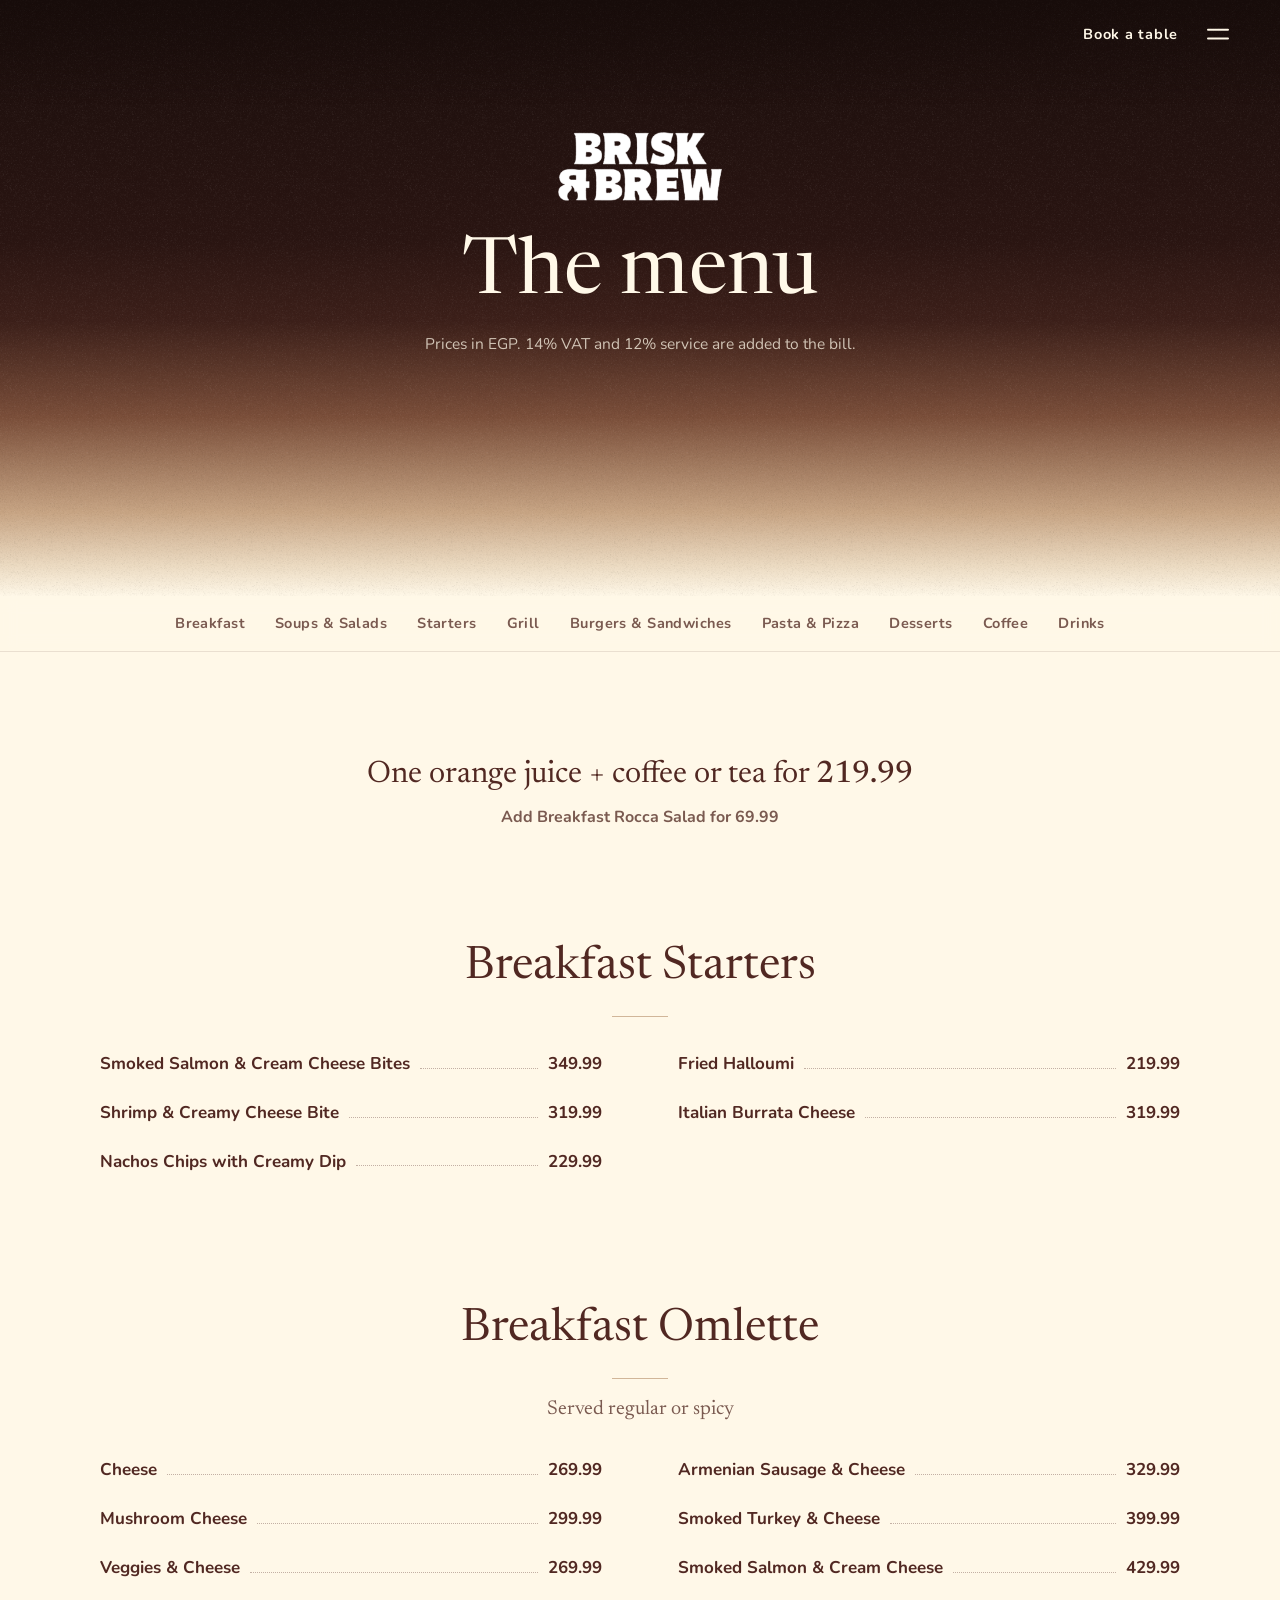
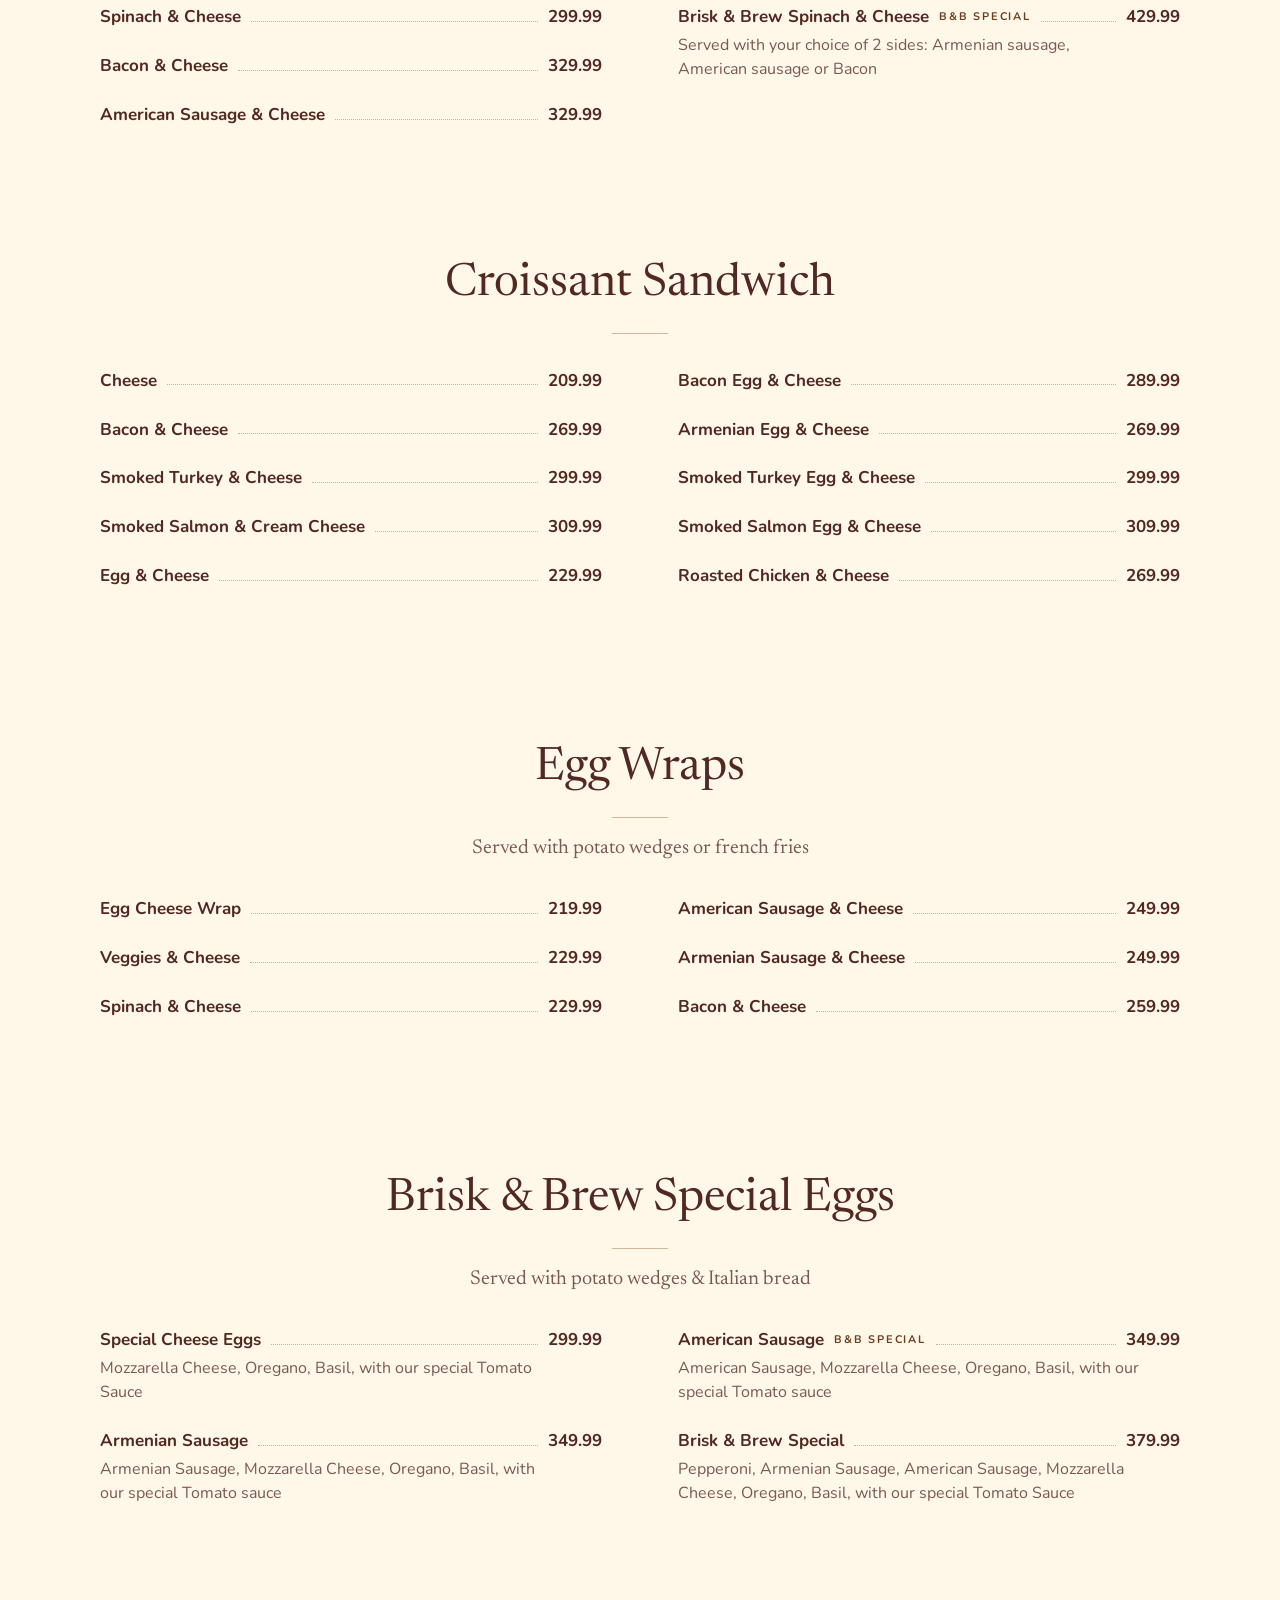
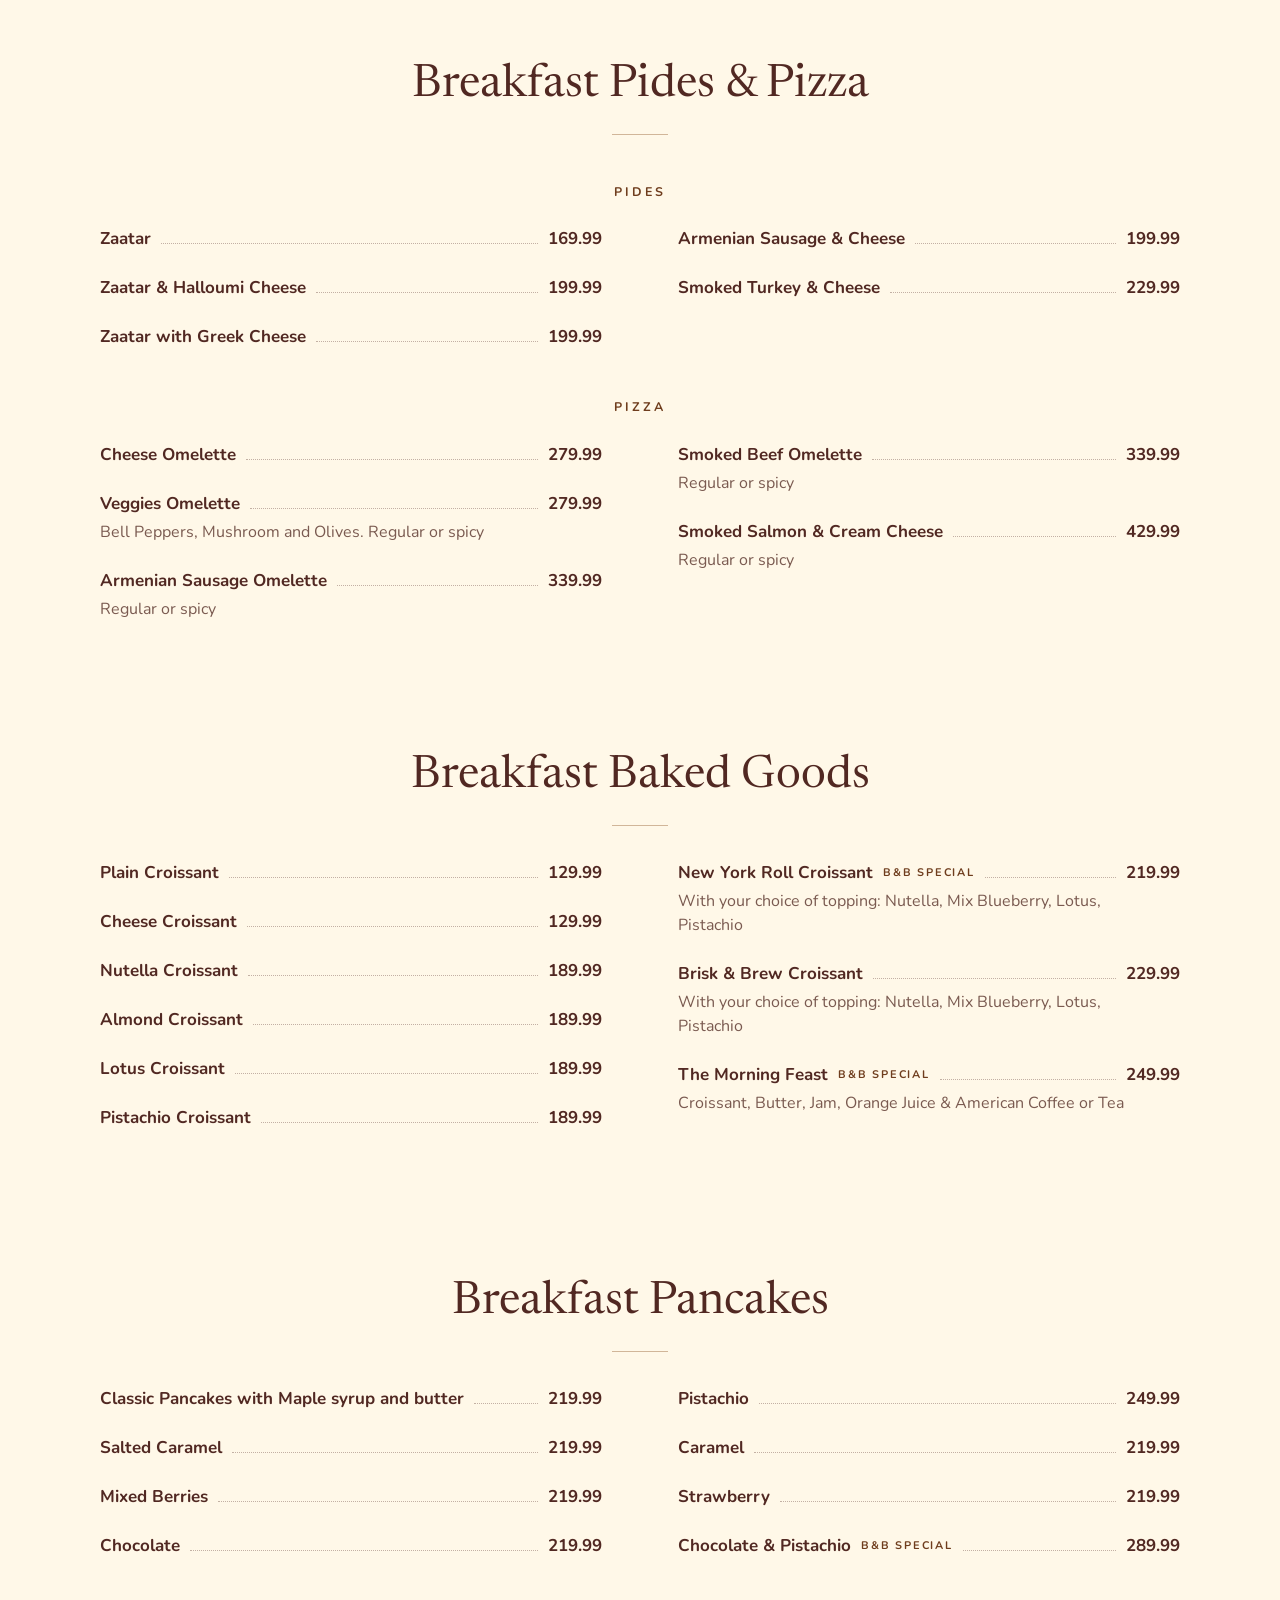
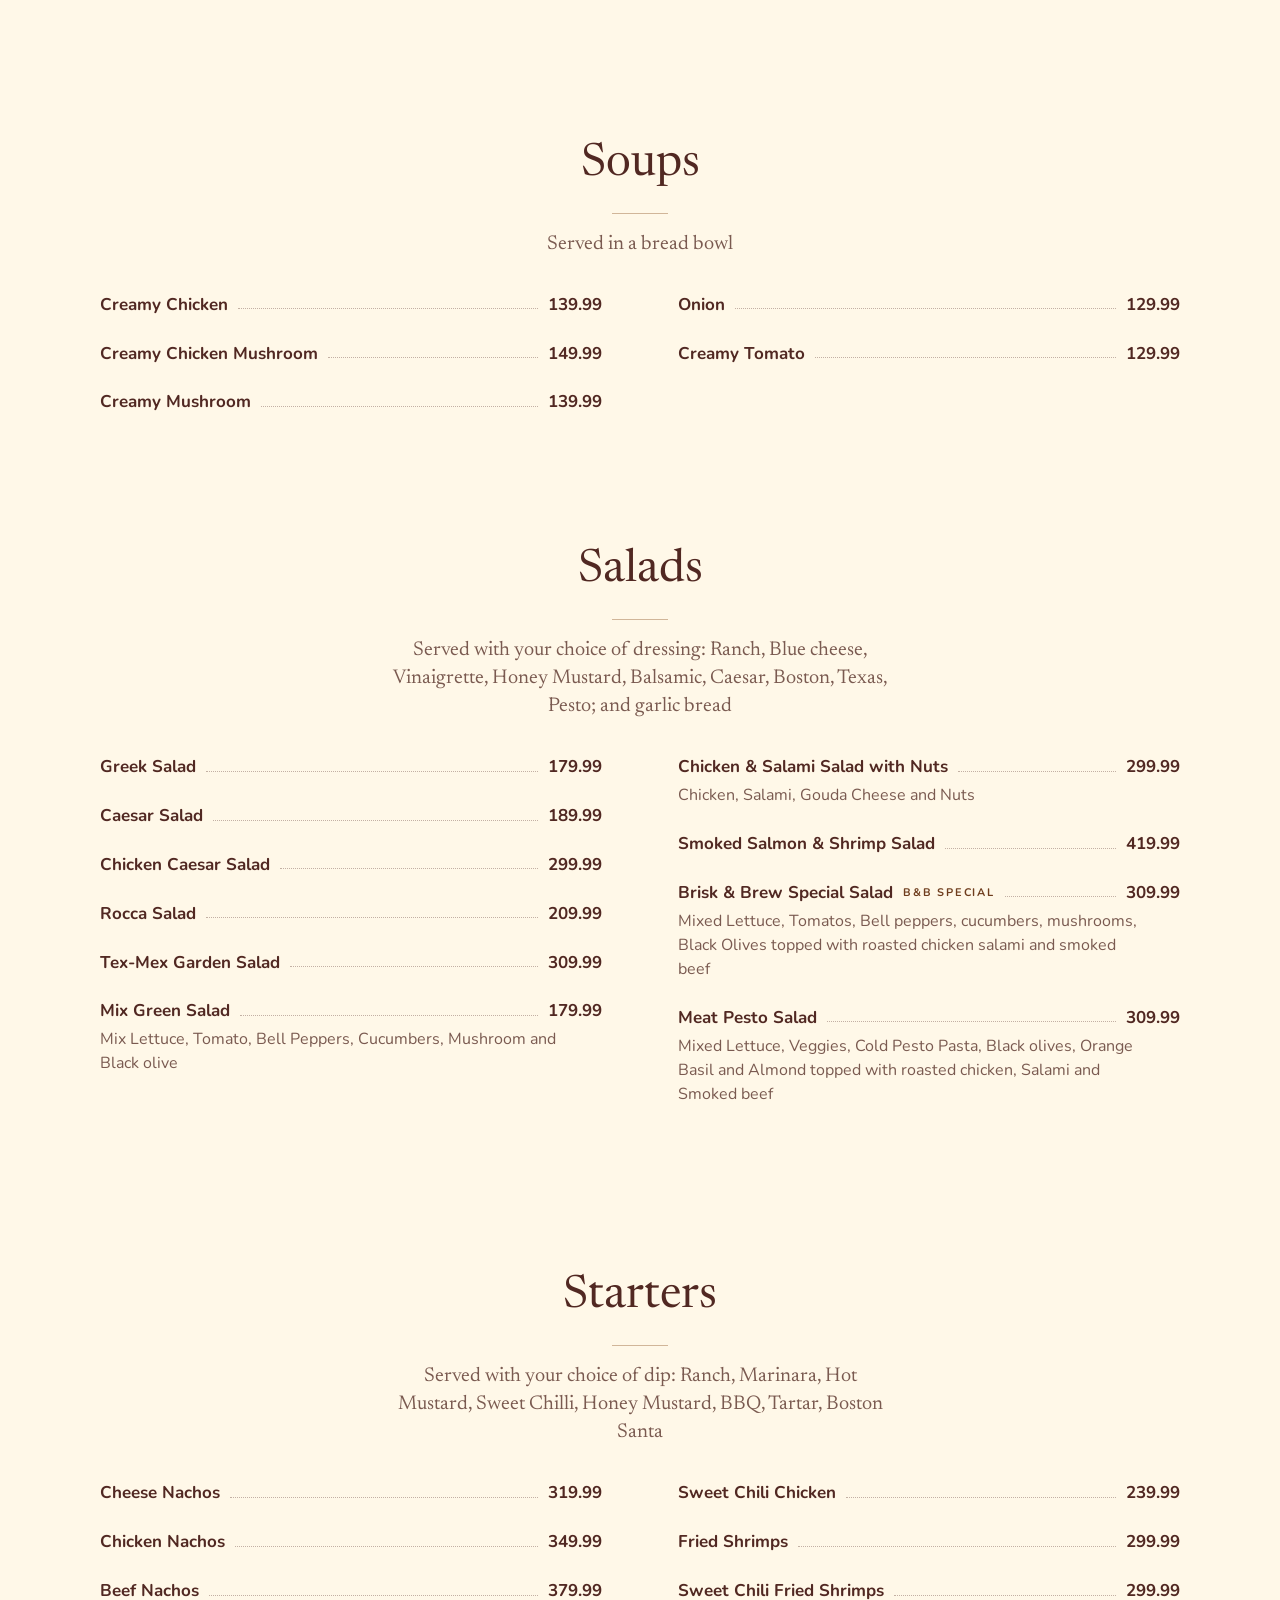
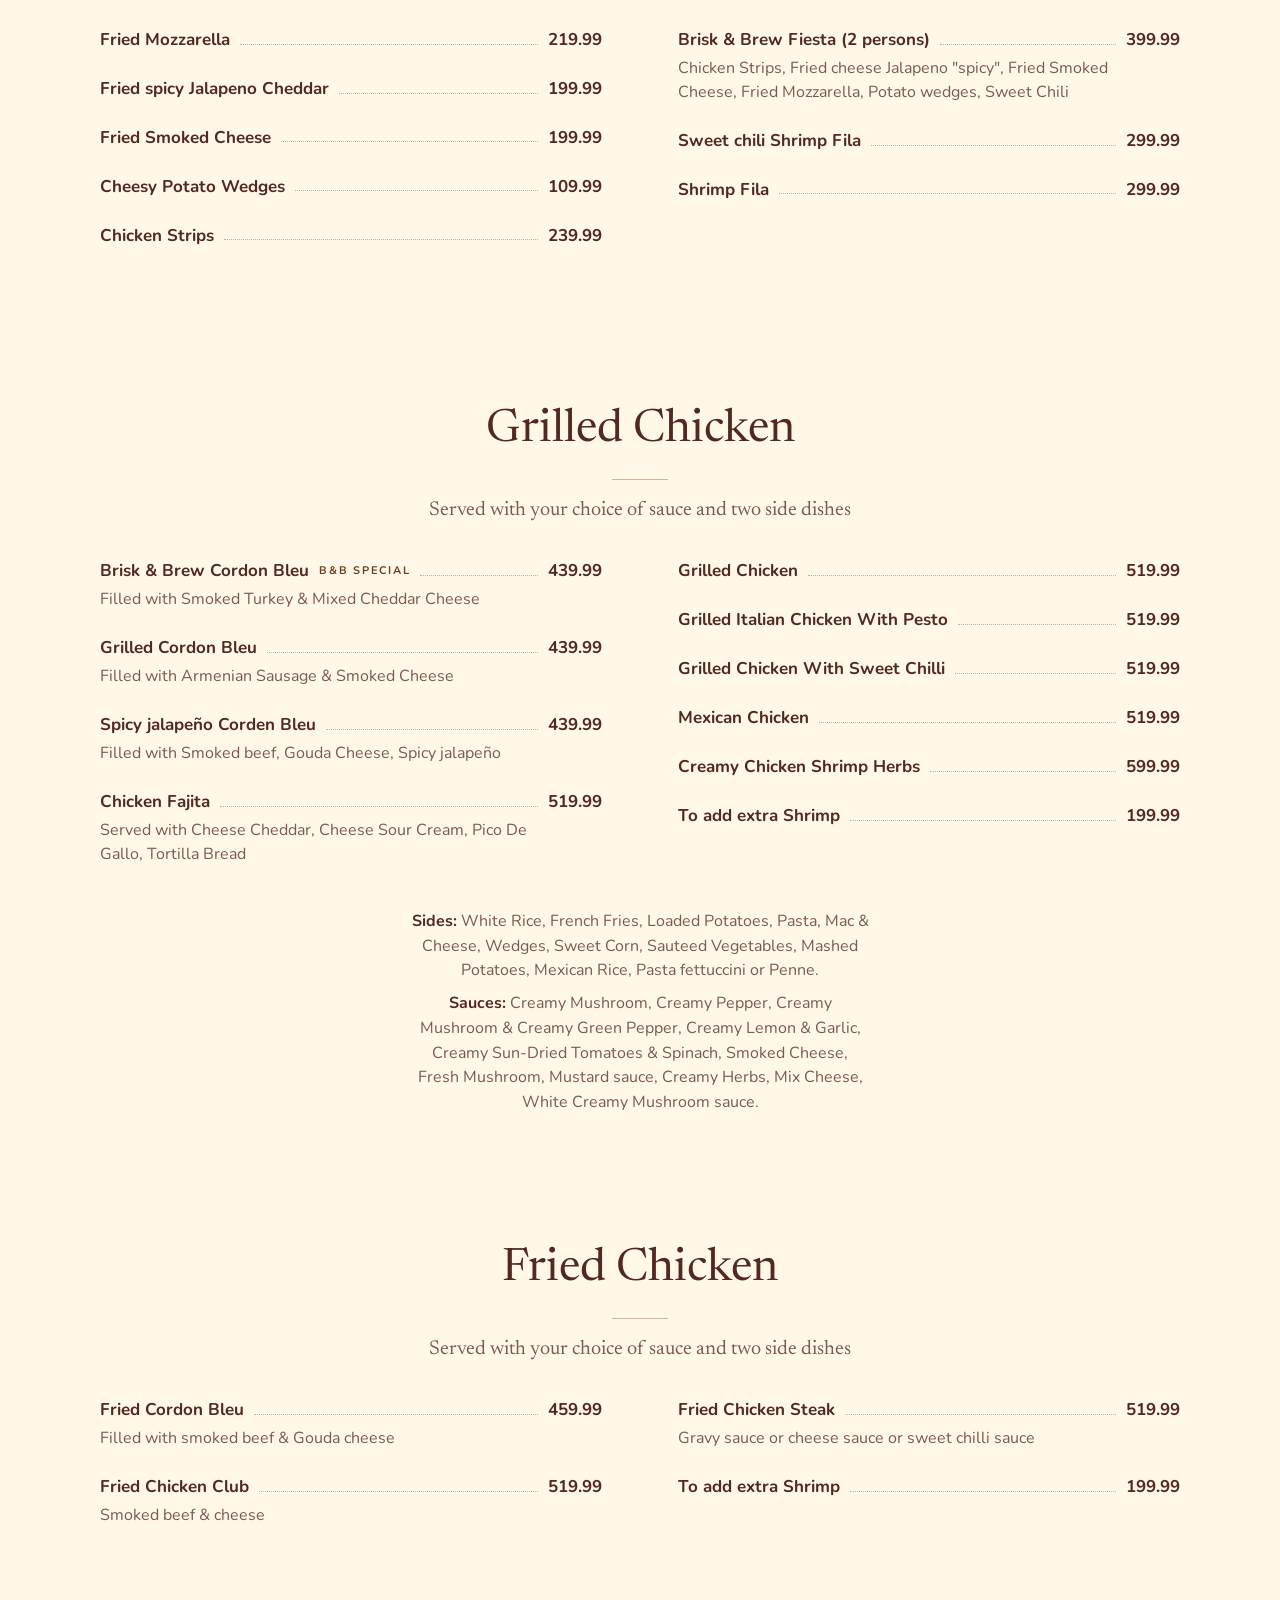
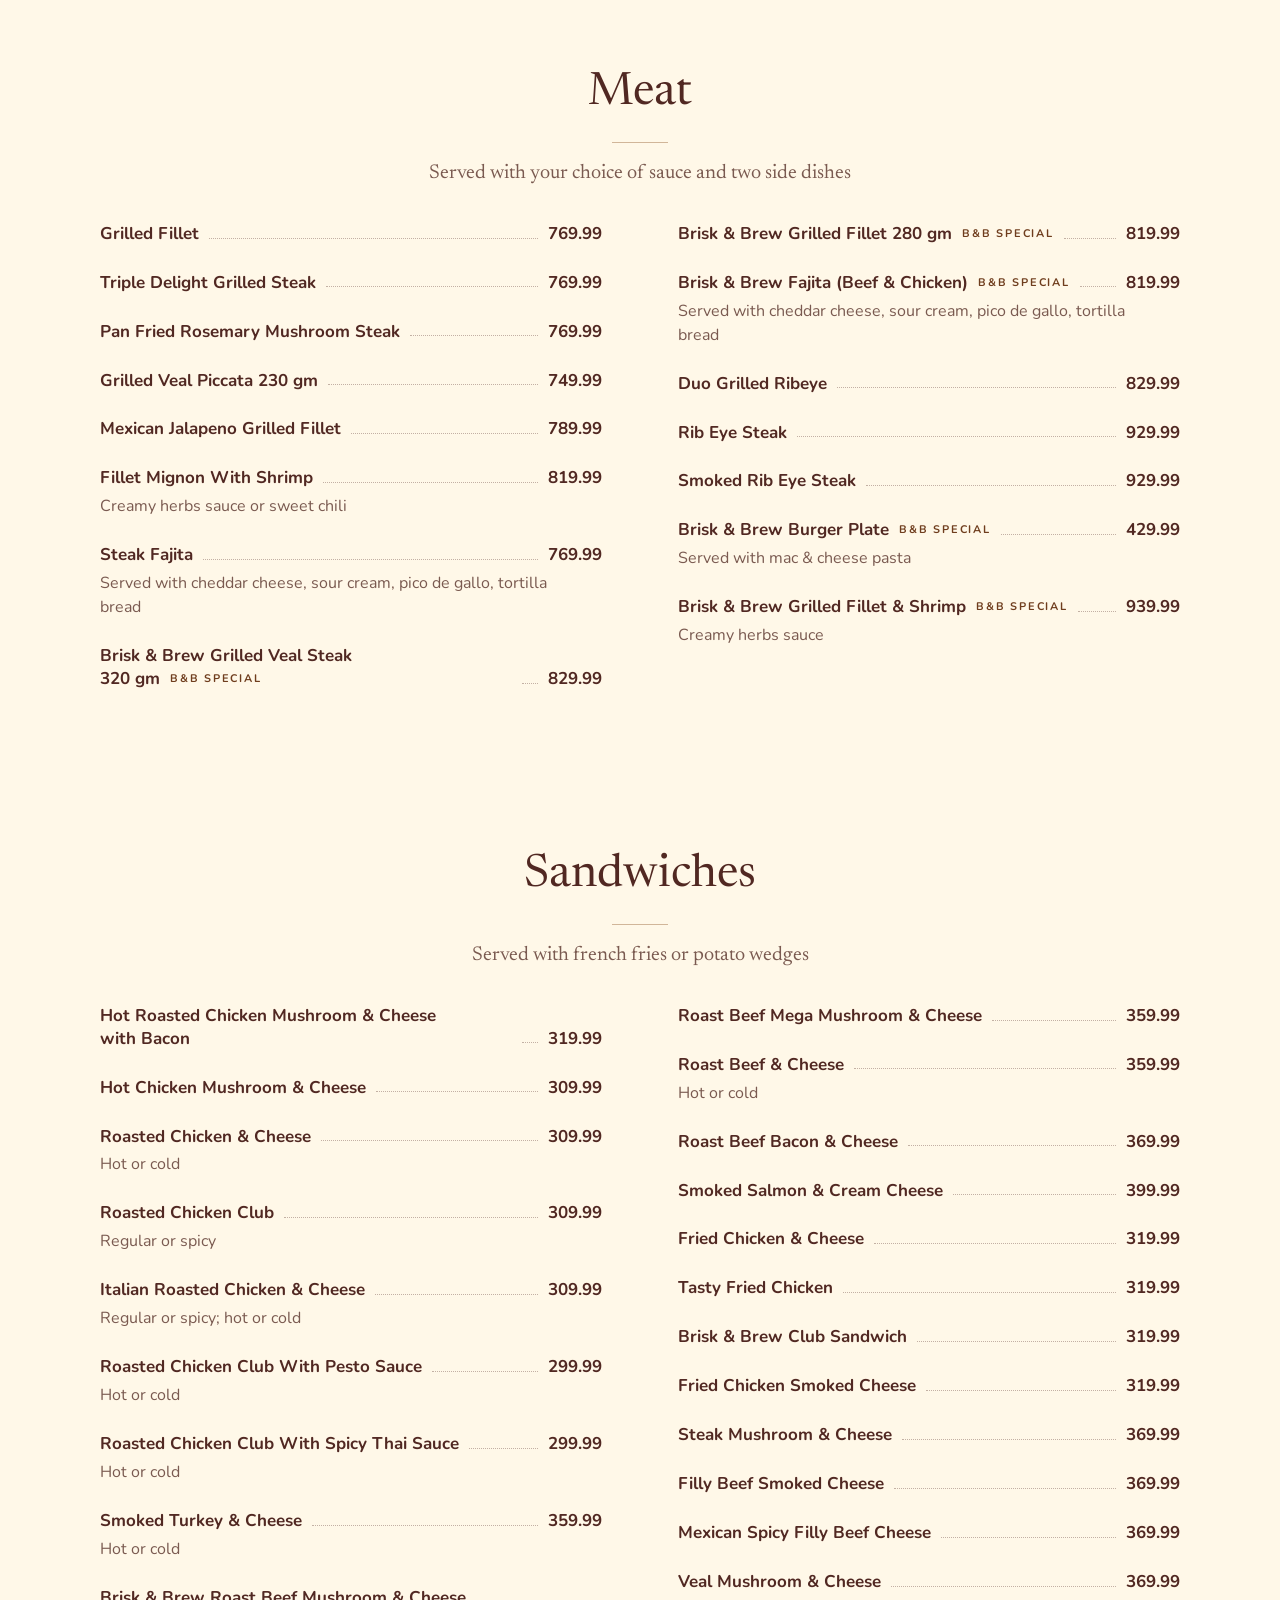
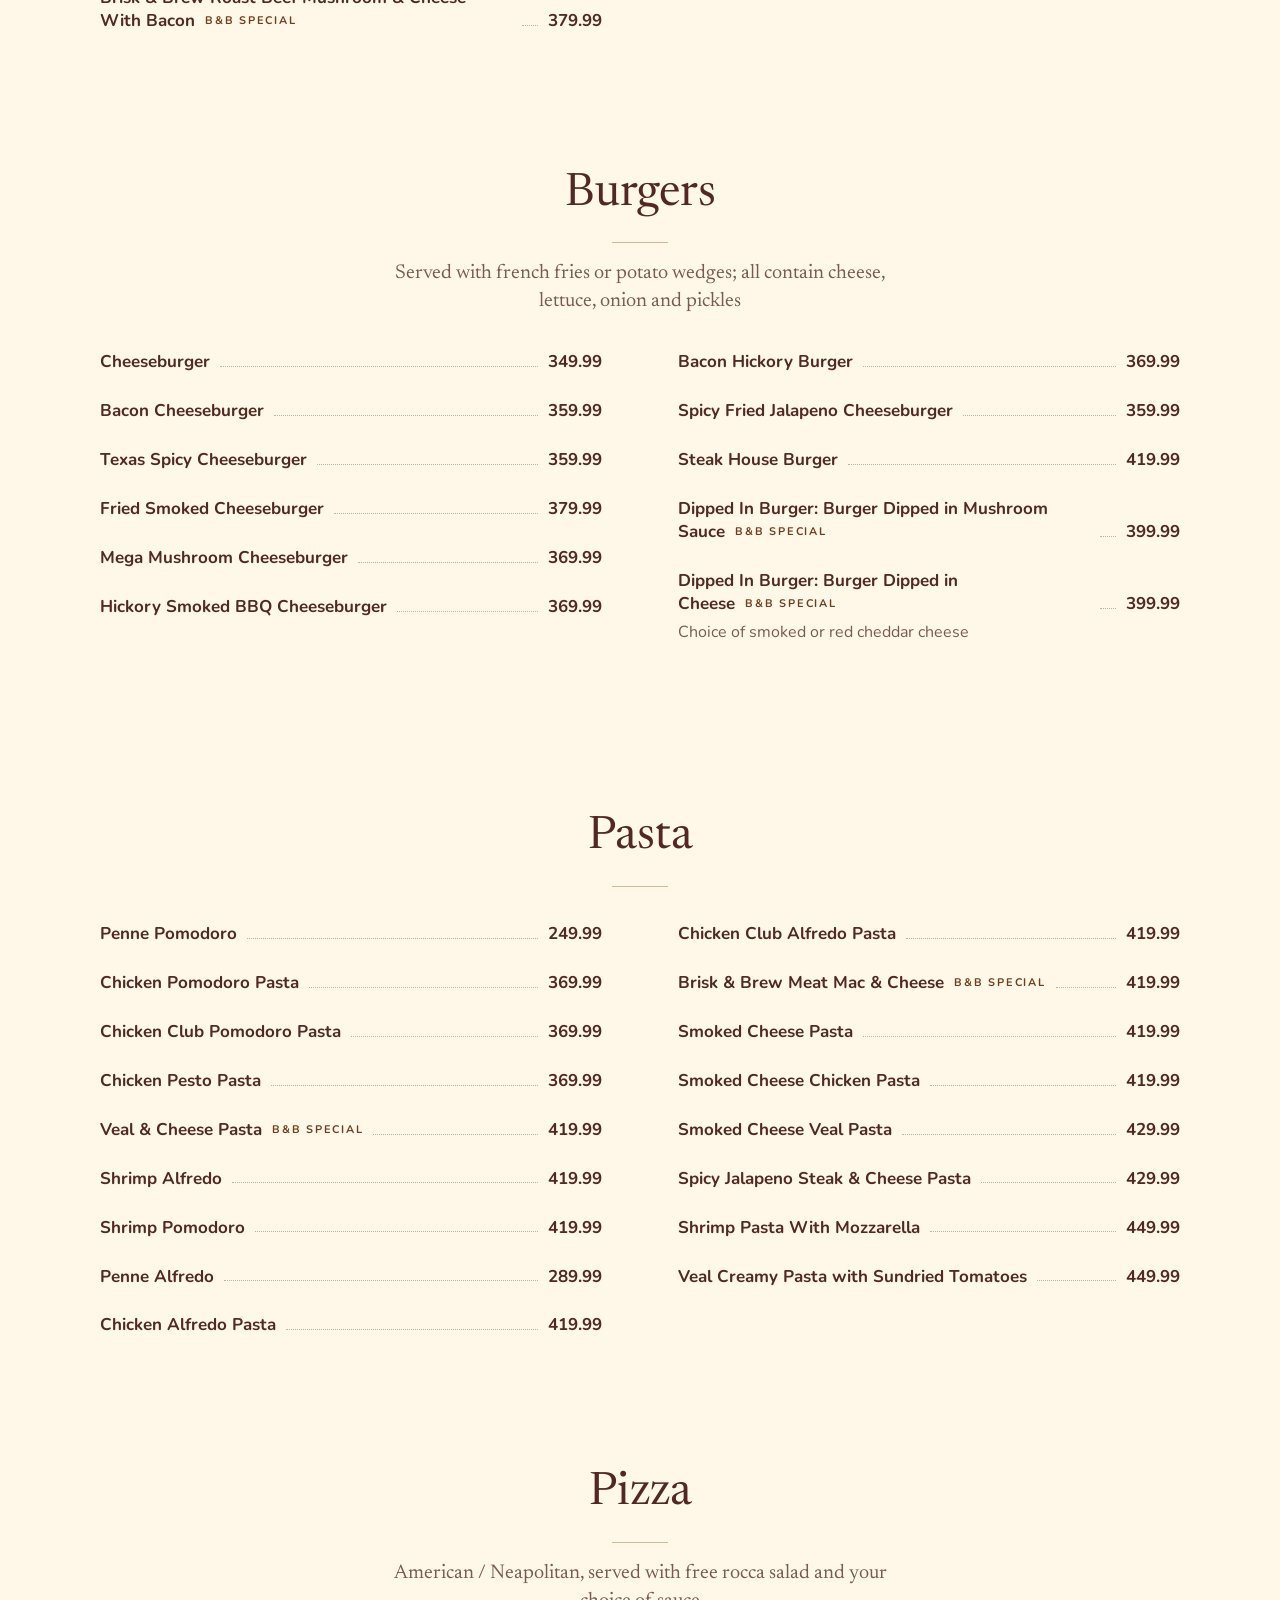
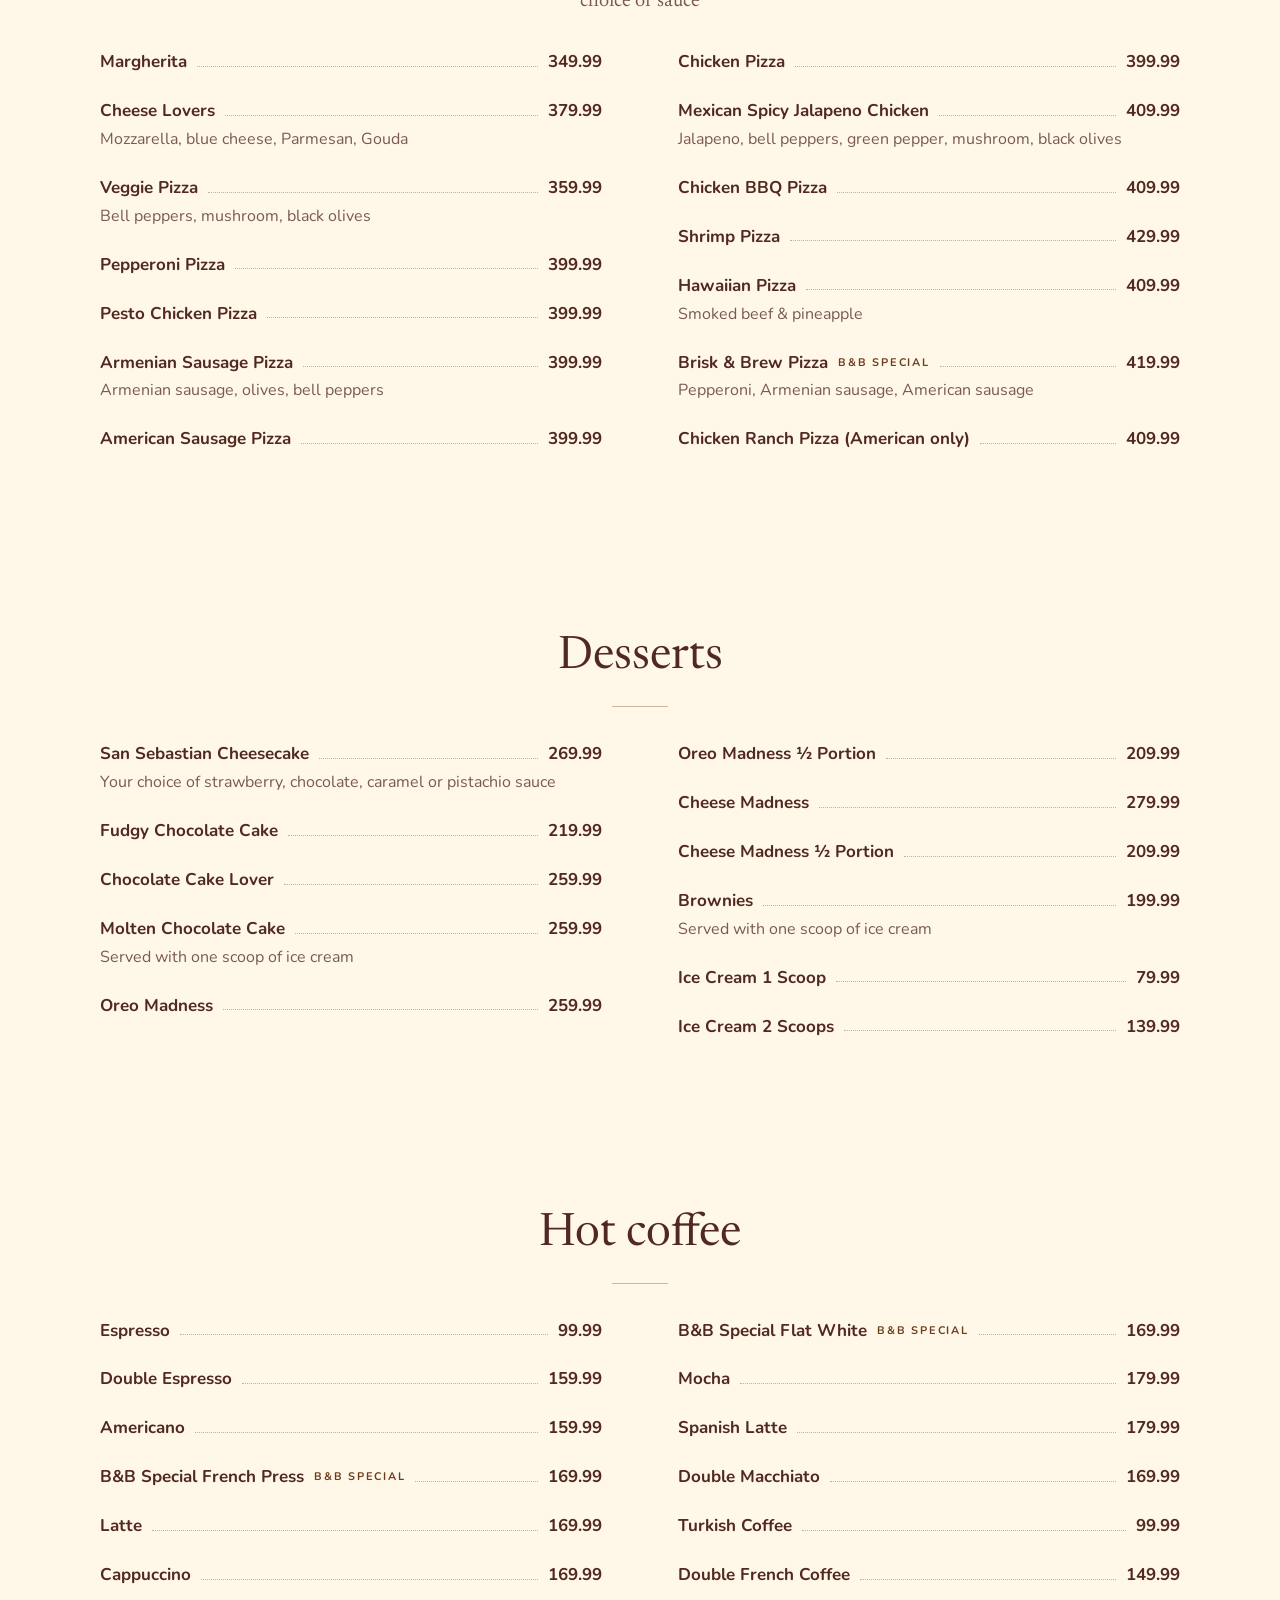
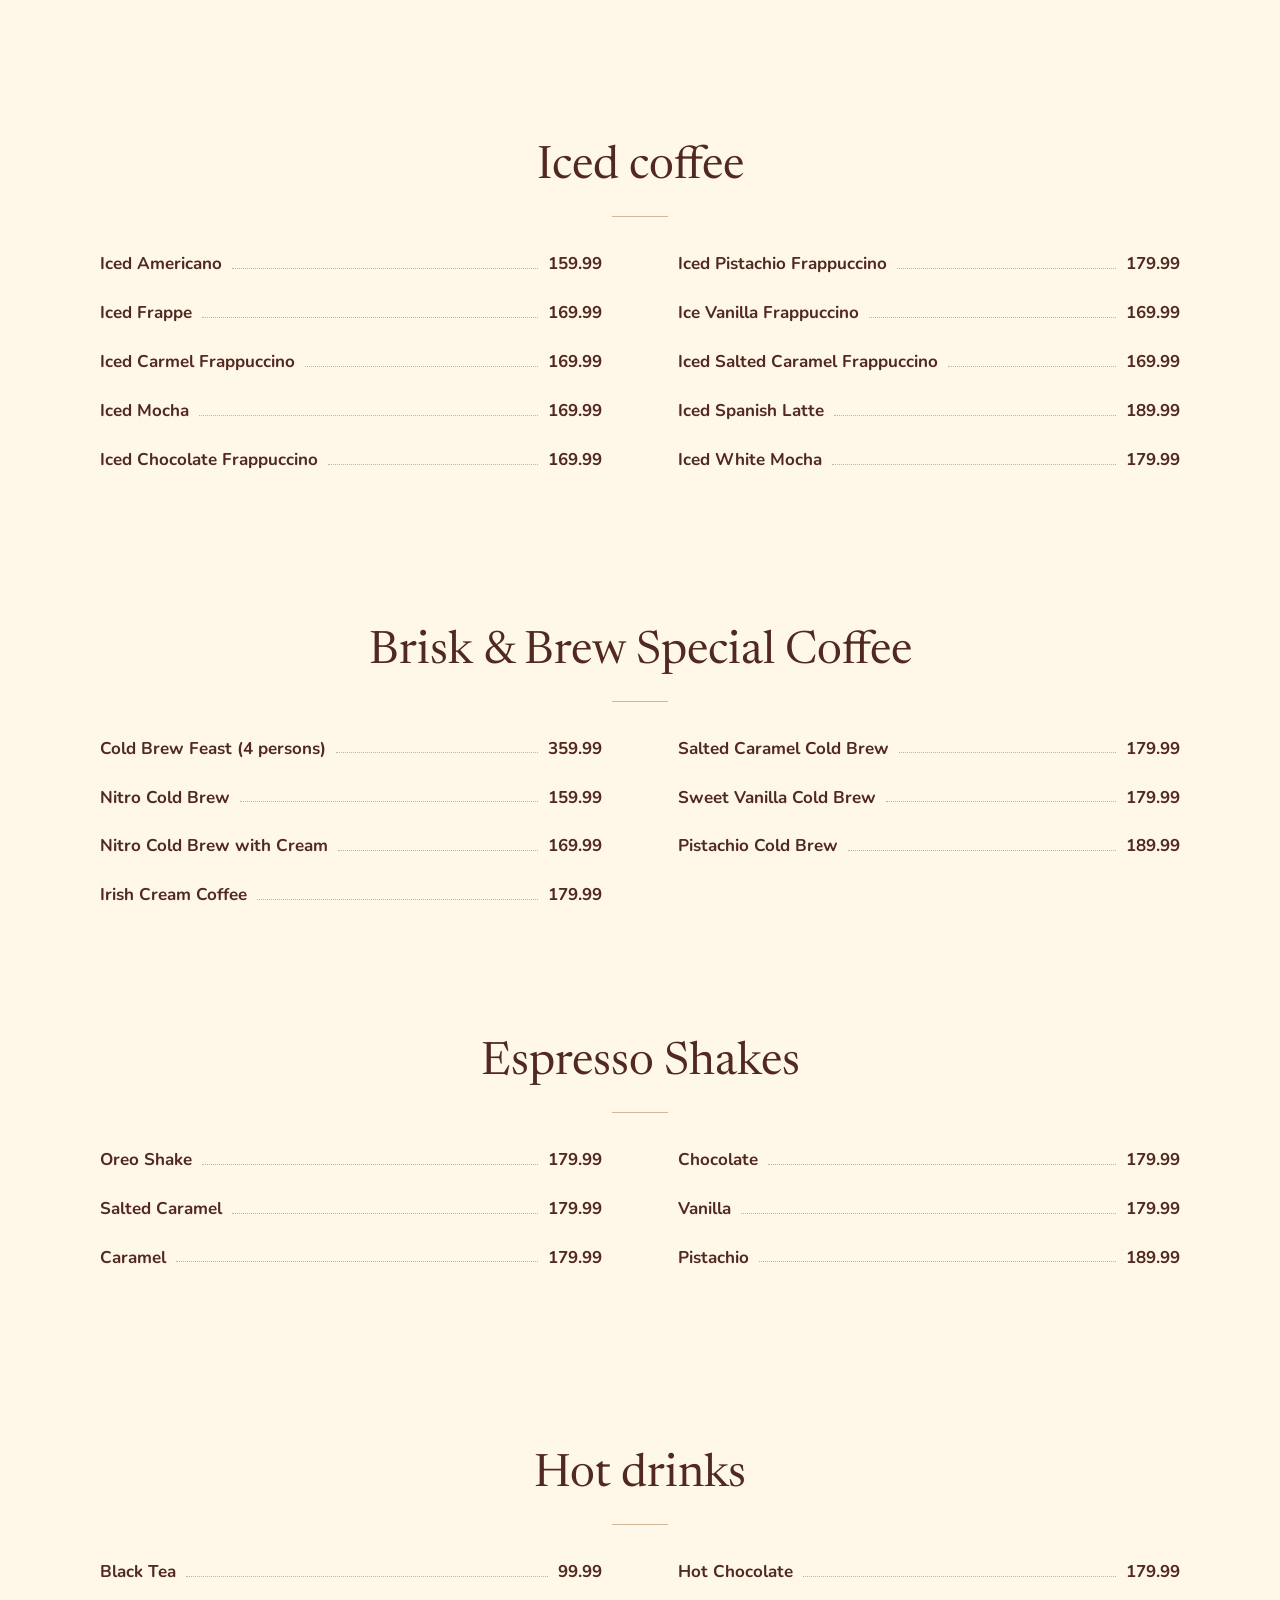
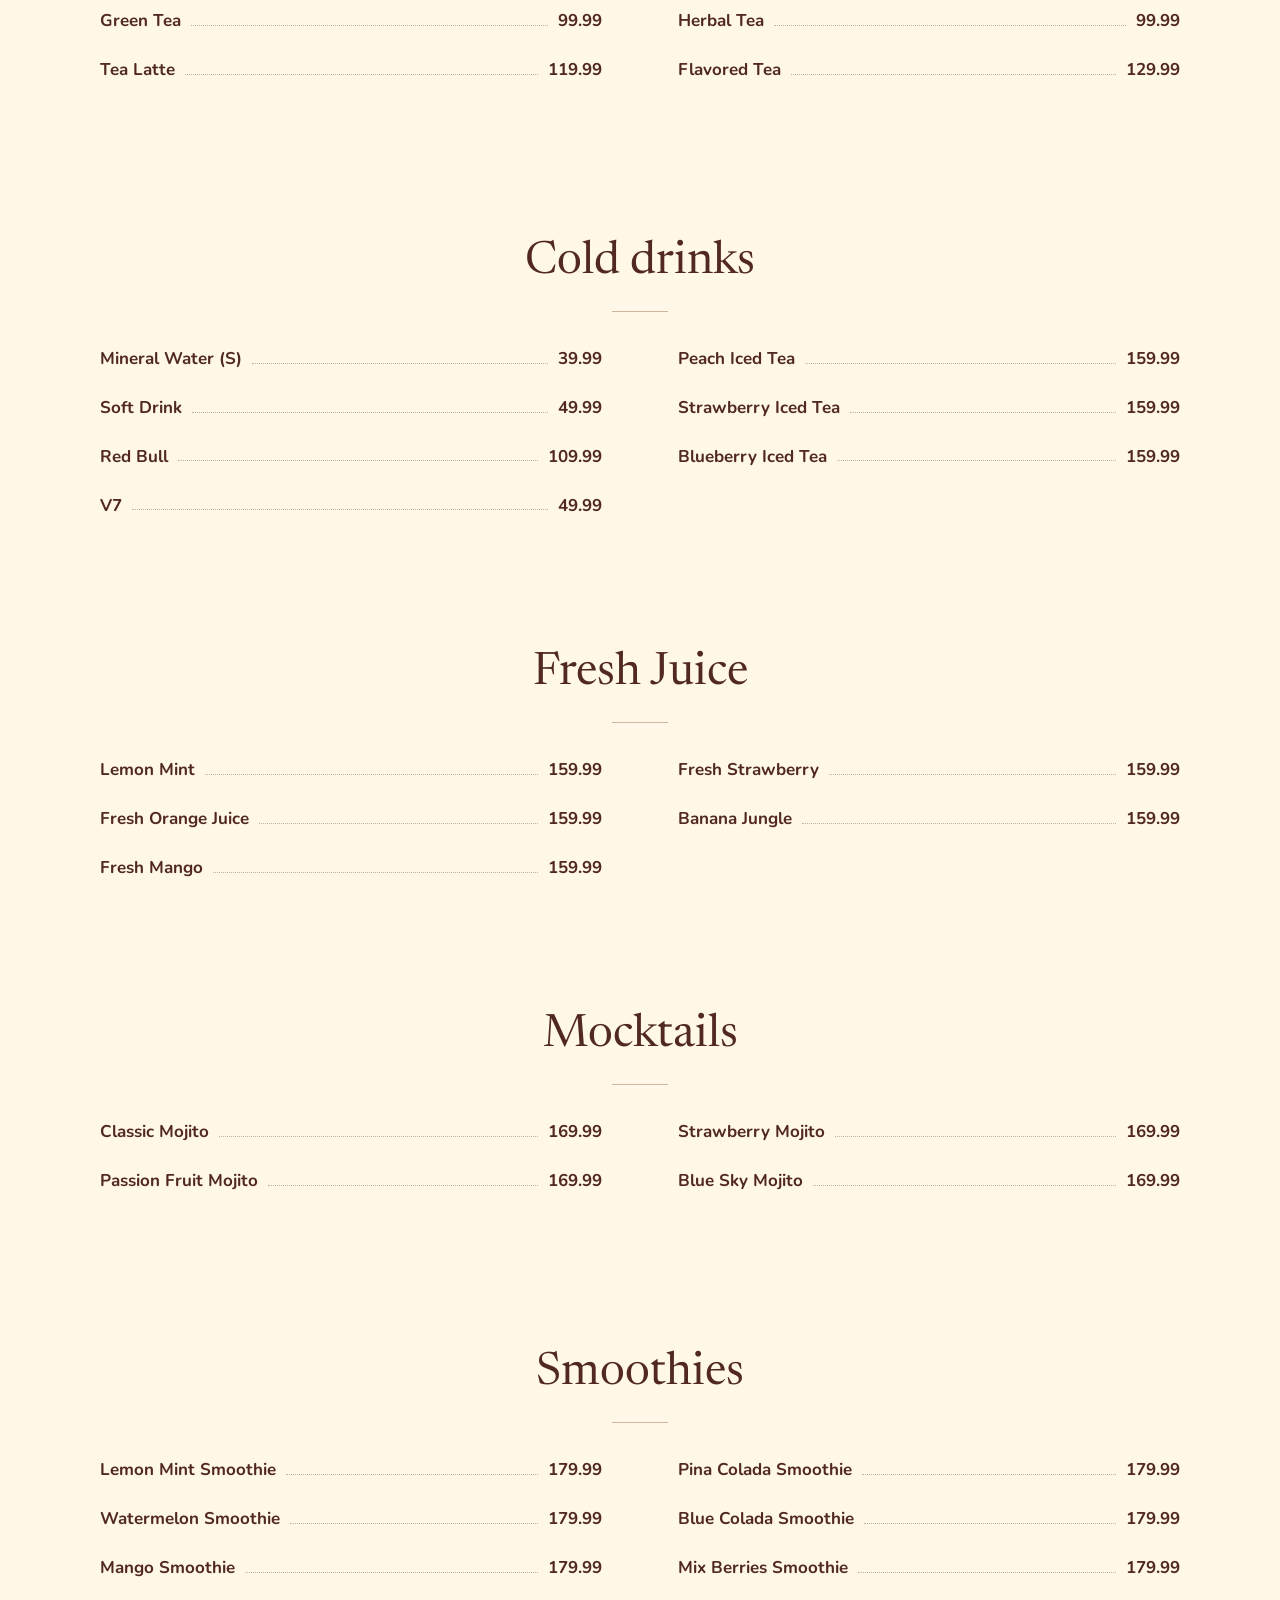
<file: menu.html>
<!doctype html>
<html lang="en">
<head>
<meta charset="utf-8">
<meta name="viewport" content="width=device-width, initial-scale=1, minimum-scale=1">
<title>Menu | Brisk &amp; Brew</title>
<meta name="description" content="The full Brisk &amp; Brew menu: breakfast, soups and salads, starters, grill, burgers and sandwiches, pasta and pizza, desserts, coffee and drinks.">
<meta name="theme-color" content="#2a1512">
<meta property="og:type" content="restaurant.restaurant">
<meta property="og:site_name" content="Brisk &amp; Brew">
<meta property="og:title" content="Menu | Brisk &amp; Brew">
<meta property="og:description" content="The full Brisk &amp; Brew menu: breakfast, soups and salads, starters, grill, burgers and sandwiches, pasta and pizza, desserts, coffee and drinks.">
<meta property="og:url" content="https://ahmedfakhr1.github.io/briskandbrew-preview/menu.html">
<meta property="og:image" content="https://ahmedfakhr1.github.io/briskandbrew-preview/img/og.jpg">
<meta property="og:image:width" content="1200">
<meta property="og:image:height" content="630">
<meta name="twitter:card" content="summary_large_image">
<link rel="icon" href="img/icon.png" type="image/png">
<link rel="apple-touch-icon" href="img/apple-touch-icon.png">
<link rel="preload" href="fonts/newsreader-b76914.woff2" as="font" type="font/woff2" crossorigin>
<link rel="preload" href="fonts/nunito-798ec6.woff2" as="font" type="font/woff2" crossorigin>
<style>html.fl{background:#2a1512}html.fl body{opacity:0}body{transition:opacity .4s ease}@media(prefers-reduced-motion:reduce){body{transition:none}}</style>
<script>(function(){var r=document.documentElement,t0=Date.now(),fin=false,first=false,rm=false;try{rm=matchMedia("(prefers-reduced-motion: reduce)").matches}catch(e){}try{first=!localStorage.getItem("briskandbrew-intro");if(first)localStorage.setItem("briskandbrew-intro","1")}catch(e){}r.classList.add("js",first?"veiled":"fl");function lift(){if(fin)return;fin=true;if(first){r.classList.add("veil-out");setTimeout(function(){r.classList.remove("veiled","veil-out")},rm?0:800)}else{r.classList.remove("fl")}}setTimeout(lift,first?2500:3000);if(first){addEventListener("click",lift);addEventListener("keydown",lift)}addEventListener("DOMContentLoaded",function(){var jobs=[],bar=document.querySelector(".veil-bar i"),n=0,total=1;function tick(){n++;if(bar)bar.style.transform="scaleX("+Math.min(1,n/total)+")"}function add(p){jobs.push(p.then(tick,tick))}try{["400 1em Newsreader","500 1em Newsreader","400 1em Nunito","700 1em Nunito"].forEach(function(f){add(document.fonts.load(f))});add(document.fonts.ready)}catch(e){}var im=document.querySelectorAll("img[data-hold]");for(var i=0;i<im.length;i++){(function(m){add(m.decode?m.decode().catch(function(){}):new Promise(function(res){if(m.complete)res();else m.onload=m.onerror=res}))})(im[i])}total=jobs.length||1;Promise.all(jobs).then(function(){if(!first){lift();return}setTimeout(lift,rm?0:Math.max(260,1200-(Date.now()-t0)))},lift)});setTimeout(function(){if(r.hasAttribute("data-ready"))return;var a=document.querySelectorAll(".rv");for(var i=0;i<a.length;i++)a[i].classList.add("in")},3500)})();</script>
<link rel="stylesheet" href="fonts.css?v=5">
<link rel="stylesheet" href="site.css?v=5">
<script src="site.js?v=5" defer></script>
</head>
<body class="page-menu">
<div class="veil" aria-hidden="true"><img src="img/logo-stack-white.png" alt="" width="640" height="602" decoding="async"><div class="veil-bar"><i></i></div></div>
<a class="skip" href="#main">Skip to content</a>
<header class="hdr">
  <div class="hdr-in">
    <a class="logo" href="index.html" aria-label="Brisk &amp; Brew, home">
      <img class="mk mk-w" src="img/logo-mark-white.png" alt="" width="300" height="303">
      <img class="mk mk-b" src="img/logo-mark-brown.png" alt="" width="300" height="303">
    </a>
    <div class="hdr-r">
      <a class="hdr-plan" href="index.html#plan" data-sheet="plan">Book a table</a>
      <button type="button" class="burger" aria-label="Open the menu" aria-expanded="false" aria-controls="navDlg"><svg viewBox="0 0 24 24" fill="none" stroke="currentColor" stroke-width="1.6" stroke-linecap="round" aria-hidden="true"><path d="M4 8.5h16M4 15.5h16"/></svg></button>
    </div>
  </div>
</header>
<main id="main">
<section class="m-head" aria-labelledby="h-menu">
  <img class="m-word" src="img/logo-word-white.png" width="520" height="218" alt="Brisk &amp; Brew" decoding="async" data-hold>
  <h1 id="h-menu">The menu</h1>
  <p>Prices in EGP. 14% VAT and 12% service are added to the bill.</p>
</section>
<div class="chips-bar"><nav class="chips" aria-label="Menu sections"><a href="#breakfast">Breakfast</a><a href="#soups-salads">Soups &amp; Salads</a><a href="#starters">Starters</a><a href="#grill">Grill</a><a href="#burgers-sandwiches">Burgers &amp; Sandwiches</a><a href="#pasta-pizza">Pasta &amp; Pizza</a><a href="#desserts">Desserts</a><a href="#coffee">Coffee</a><a href="#drinks">Drinks</a></nav></div>
<div class="mbody wrap">
<div class="mgrp" id="breakfast"><div class="offer"><p>One orange juice + coffee or tea for <b>219.99</b></p><p>Add Breakfast Rocca Salad for 69.99</p></div><section class="msec" id="c-breakfast-starters" aria-labelledby="h-breakfast-starters"><h2 id="h-breakfast-starters">Breakfast Starters</h2><ul class="items"><li class="item"><div class="row"><span class="nm">Smoked Salmon &amp; Cream Cheese Bites</span><span class="dots" aria-hidden="true"></span><span class="pr"><span class="sr">EGP </span>349.99</span></div></li><li class="item"><div class="row"><span class="nm">Shrimp &amp; Creamy Cheese Bite</span><span class="dots" aria-hidden="true"></span><span class="pr"><span class="sr">EGP </span>319.99</span></div></li><li class="item"><div class="row"><span class="nm">Nachos Chips with Creamy Dip</span><span class="dots" aria-hidden="true"></span><span class="pr"><span class="sr">EGP </span>229.99</span></div></li><li class="item"><div class="row"><span class="nm">Fried Halloumi</span><span class="dots" aria-hidden="true"></span><span class="pr"><span class="sr">EGP </span>219.99</span></div></li><li class="item"><div class="row"><span class="nm">Italian Burrata Cheese</span><span class="dots" aria-hidden="true"></span><span class="pr"><span class="sr">EGP </span>319.99</span></div></li></ul></section><section class="msec" id="c-breakfast-omlette" aria-labelledby="h-breakfast-omlette"><h2 id="h-breakfast-omlette">Breakfast Omlette</h2><p class="sub">Served regular or spicy</p><ul class="items"><li class="item"><div class="row"><span class="nm">Cheese</span><span class="dots" aria-hidden="true"></span><span class="pr"><span class="sr">EGP </span>269.99</span></div></li><li class="item"><div class="row"><span class="nm">Mushroom Cheese</span><span class="dots" aria-hidden="true"></span><span class="pr"><span class="sr">EGP </span>299.99</span></div></li><li class="item"><div class="row"><span class="nm">Veggies &amp; Cheese</span><span class="dots" aria-hidden="true"></span><span class="pr"><span class="sr">EGP </span>269.99</span></div></li><li class="item"><div class="row"><span class="nm">Spinach &amp; Cheese</span><span class="dots" aria-hidden="true"></span><span class="pr"><span class="sr">EGP </span>299.99</span></div></li><li class="item"><div class="row"><span class="nm">Bacon &amp; Cheese</span><span class="dots" aria-hidden="true"></span><span class="pr"><span class="sr">EGP </span>329.99</span></div></li><li class="item"><div class="row"><span class="nm">American Sausage &amp; Cheese</span><span class="dots" aria-hidden="true"></span><span class="pr"><span class="sr">EGP </span>329.99</span></div></li><li class="item"><div class="row"><span class="nm">Armenian Sausage &amp; Cheese</span><span class="dots" aria-hidden="true"></span><span class="pr"><span class="sr">EGP </span>329.99</span></div></li><li class="item"><div class="row"><span class="nm">Smoked Turkey &amp; Cheese</span><span class="dots" aria-hidden="true"></span><span class="pr"><span class="sr">EGP </span>399.99</span></div></li><li class="item"><div class="row"><span class="nm">Smoked Salmon &amp; Cream Cheese</span><span class="dots" aria-hidden="true"></span><span class="pr"><span class="sr">EGP </span>429.99</span></div></li><li class="item"><div class="row"><span class="nm">Brisk &amp; Brew Spinach &amp; Cheese<span class="tag">B&amp;B Special</span></span><span class="dots" aria-hidden="true"></span><span class="pr"><span class="sr">EGP </span>429.99</span></div><p class="ds">Served with your choice of 2 sides: Armenian sausage, American sausage or Bacon</p></li></ul></section><section class="msec" id="c-croissant-sandwich" aria-labelledby="h-croissant-sandwich"><h2 id="h-croissant-sandwich">Croissant Sandwich</h2><ul class="items"><li class="item"><div class="row"><span class="nm">Cheese</span><span class="dots" aria-hidden="true"></span><span class="pr"><span class="sr">EGP </span>209.99</span></div></li><li class="item"><div class="row"><span class="nm">Bacon &amp; Cheese</span><span class="dots" aria-hidden="true"></span><span class="pr"><span class="sr">EGP </span>269.99</span></div></li><li class="item"><div class="row"><span class="nm">Smoked Turkey &amp; Cheese</span><span class="dots" aria-hidden="true"></span><span class="pr"><span class="sr">EGP </span>299.99</span></div></li><li class="item"><div class="row"><span class="nm">Smoked Salmon &amp; Cream Cheese</span><span class="dots" aria-hidden="true"></span><span class="pr"><span class="sr">EGP </span>309.99</span></div></li><li class="item"><div class="row"><span class="nm">Egg &amp; Cheese</span><span class="dots" aria-hidden="true"></span><span class="pr"><span class="sr">EGP </span>229.99</span></div></li><li class="item"><div class="row"><span class="nm">Bacon Egg &amp; Cheese</span><span class="dots" aria-hidden="true"></span><span class="pr"><span class="sr">EGP </span>289.99</span></div></li><li class="item"><div class="row"><span class="nm">Armenian Egg &amp; Cheese</span><span class="dots" aria-hidden="true"></span><span class="pr"><span class="sr">EGP </span>269.99</span></div></li><li class="item"><div class="row"><span class="nm">Smoked Turkey Egg &amp; Cheese</span><span class="dots" aria-hidden="true"></span><span class="pr"><span class="sr">EGP </span>299.99</span></div></li><li class="item"><div class="row"><span class="nm">Smoked Salmon Egg &amp; Cheese</span><span class="dots" aria-hidden="true"></span><span class="pr"><span class="sr">EGP </span>309.99</span></div></li><li class="item"><div class="row"><span class="nm">Roasted Chicken &amp; Cheese</span><span class="dots" aria-hidden="true"></span><span class="pr"><span class="sr">EGP </span>269.99</span></div></li></ul></section><section class="msec" id="c-egg-wraps" aria-labelledby="h-egg-wraps"><h2 id="h-egg-wraps">Egg Wraps</h2><p class="sub">Served with potato wedges or french fries</p><ul class="items"><li class="item"><div class="row"><span class="nm">Egg Cheese Wrap</span><span class="dots" aria-hidden="true"></span><span class="pr"><span class="sr">EGP </span>219.99</span></div></li><li class="item"><div class="row"><span class="nm">Veggies &amp; Cheese</span><span class="dots" aria-hidden="true"></span><span class="pr"><span class="sr">EGP </span>229.99</span></div></li><li class="item"><div class="row"><span class="nm">Spinach &amp; Cheese</span><span class="dots" aria-hidden="true"></span><span class="pr"><span class="sr">EGP </span>229.99</span></div></li><li class="item"><div class="row"><span class="nm">American Sausage &amp; Cheese</span><span class="dots" aria-hidden="true"></span><span class="pr"><span class="sr">EGP </span>249.99</span></div></li><li class="item"><div class="row"><span class="nm">Armenian Sausage &amp; Cheese</span><span class="dots" aria-hidden="true"></span><span class="pr"><span class="sr">EGP </span>249.99</span></div></li><li class="item"><div class="row"><span class="nm">Bacon &amp; Cheese</span><span class="dots" aria-hidden="true"></span><span class="pr"><span class="sr">EGP </span>259.99</span></div></li></ul></section><section class="msec" id="c-brisk-brew-special-eggs" aria-labelledby="h-brisk-brew-special-eggs"><h2 id="h-brisk-brew-special-eggs">Brisk &amp; Brew Special Eggs</h2><p class="sub">Served with potato wedges &amp; Italian bread</p><ul class="items"><li class="item"><div class="row"><span class="nm">Special Cheese Eggs</span><span class="dots" aria-hidden="true"></span><span class="pr"><span class="sr">EGP </span>299.99</span></div><p class="ds">Mozzarella Cheese, Oregano, Basil, with our special Tomato Sauce</p></li><li class="item"><div class="row"><span class="nm">Armenian Sausage</span><span class="dots" aria-hidden="true"></span><span class="pr"><span class="sr">EGP </span>349.99</span></div><p class="ds">Armenian Sausage, Mozzarella Cheese, Oregano, Basil, with our special Tomato sauce</p></li><li class="item"><div class="row"><span class="nm">American Sausage<span class="tag">B&amp;B Special</span></span><span class="dots" aria-hidden="true"></span><span class="pr"><span class="sr">EGP </span>349.99</span></div><p class="ds">American Sausage, Mozzarella Cheese, Oregano, Basil, with our special Tomato sauce</p></li><li class="item"><div class="row"><span class="nm">Brisk &amp; Brew Special</span><span class="dots" aria-hidden="true"></span><span class="pr"><span class="sr">EGP </span>379.99</span></div><p class="ds">Pepperoni, Armenian Sausage, American Sausage, Mozzarella Cheese, Oregano, Basil, with our special Tomato Sauce</p></li></ul></section><section class="msec" id="c-breakfast-pides-pizza" aria-labelledby="h-breakfast-pides-pizza"><h2 id="h-breakfast-pides-pizza">Breakfast Pides &amp; Pizza</h2><h3>Pides</h3><ul class="items"><li class="item"><div class="row"><span class="nm">Zaatar</span><span class="dots" aria-hidden="true"></span><span class="pr"><span class="sr">EGP </span>169.99</span></div></li><li class="item"><div class="row"><span class="nm">Zaatar &amp; Halloumi Cheese</span><span class="dots" aria-hidden="true"></span><span class="pr"><span class="sr">EGP </span>199.99</span></div></li><li class="item"><div class="row"><span class="nm">Zaatar with Greek Cheese</span><span class="dots" aria-hidden="true"></span><span class="pr"><span class="sr">EGP </span>199.99</span></div></li><li class="item"><div class="row"><span class="nm">Armenian Sausage &amp; Cheese</span><span class="dots" aria-hidden="true"></span><span class="pr"><span class="sr">EGP </span>199.99</span></div></li><li class="item"><div class="row"><span class="nm">Smoked Turkey &amp; Cheese</span><span class="dots" aria-hidden="true"></span><span class="pr"><span class="sr">EGP </span>229.99</span></div></li></ul><h3>Pizza</h3><ul class="items"><li class="item"><div class="row"><span class="nm">Cheese Omelette</span><span class="dots" aria-hidden="true"></span><span class="pr"><span class="sr">EGP </span>279.99</span></div></li><li class="item"><div class="row"><span class="nm">Veggies Omelette</span><span class="dots" aria-hidden="true"></span><span class="pr"><span class="sr">EGP </span>279.99</span></div><p class="ds">Bell Peppers, Mushroom and Olives. Regular or spicy</p></li><li class="item"><div class="row"><span class="nm">Armenian Sausage Omelette</span><span class="dots" aria-hidden="true"></span><span class="pr"><span class="sr">EGP </span>339.99</span></div><p class="ds">Regular or spicy</p></li><li class="item"><div class="row"><span class="nm">Smoked Beef Omelette</span><span class="dots" aria-hidden="true"></span><span class="pr"><span class="sr">EGP </span>339.99</span></div><p class="ds">Regular or spicy</p></li><li class="item"><div class="row"><span class="nm">Smoked Salmon &amp; Cream Cheese</span><span class="dots" aria-hidden="true"></span><span class="pr"><span class="sr">EGP </span>429.99</span></div><p class="ds">Regular or spicy</p></li></ul></section><section class="msec" id="c-breakfast-baked-goods" aria-labelledby="h-breakfast-baked-goods"><h2 id="h-breakfast-baked-goods">Breakfast Baked Goods</h2><ul class="items"><li class="item"><div class="row"><span class="nm">Plain Croissant</span><span class="dots" aria-hidden="true"></span><span class="pr"><span class="sr">EGP </span>129.99</span></div></li><li class="item"><div class="row"><span class="nm">Cheese Croissant</span><span class="dots" aria-hidden="true"></span><span class="pr"><span class="sr">EGP </span>129.99</span></div></li><li class="item"><div class="row"><span class="nm">Nutella Croissant</span><span class="dots" aria-hidden="true"></span><span class="pr"><span class="sr">EGP </span>189.99</span></div></li><li class="item"><div class="row"><span class="nm">Almond Croissant</span><span class="dots" aria-hidden="true"></span><span class="pr"><span class="sr">EGP </span>189.99</span></div></li><li class="item"><div class="row"><span class="nm">Lotus Croissant</span><span class="dots" aria-hidden="true"></span><span class="pr"><span class="sr">EGP </span>189.99</span></div></li><li class="item"><div class="row"><span class="nm">Pistachio Croissant</span><span class="dots" aria-hidden="true"></span><span class="pr"><span class="sr">EGP </span>189.99</span></div></li><li class="item"><div class="row"><span class="nm">New York Roll Croissant<span class="tag">B&amp;B Special</span></span><span class="dots" aria-hidden="true"></span><span class="pr"><span class="sr">EGP </span>219.99</span></div><p class="ds">With your choice of topping: Nutella, Mix Blueberry, Lotus, Pistachio</p></li><li class="item"><div class="row"><span class="nm">Brisk &amp; Brew Croissant</span><span class="dots" aria-hidden="true"></span><span class="pr"><span class="sr">EGP </span>229.99</span></div><p class="ds">With your choice of topping: Nutella, Mix Blueberry, Lotus, Pistachio</p></li><li class="item"><div class="row"><span class="nm">The Morning Feast<span class="tag">B&amp;B Special</span></span><span class="dots" aria-hidden="true"></span><span class="pr"><span class="sr">EGP </span>249.99</span></div><p class="ds">Croissant, Butter, Jam, Orange Juice &amp; American Coffee or Tea</p></li></ul></section><section class="msec" id="c-breakfast-pancakes" aria-labelledby="h-breakfast-pancakes"><h2 id="h-breakfast-pancakes">Breakfast Pancakes</h2><ul class="items"><li class="item"><div class="row"><span class="nm">Classic Pancakes with Maple syrup and butter</span><span class="dots" aria-hidden="true"></span><span class="pr"><span class="sr">EGP </span>219.99</span></div></li><li class="item"><div class="row"><span class="nm">Salted Caramel</span><span class="dots" aria-hidden="true"></span><span class="pr"><span class="sr">EGP </span>219.99</span></div></li><li class="item"><div class="row"><span class="nm">Mixed Berries</span><span class="dots" aria-hidden="true"></span><span class="pr"><span class="sr">EGP </span>219.99</span></div></li><li class="item"><div class="row"><span class="nm">Chocolate</span><span class="dots" aria-hidden="true"></span><span class="pr"><span class="sr">EGP </span>219.99</span></div></li><li class="item"><div class="row"><span class="nm">Pistachio</span><span class="dots" aria-hidden="true"></span><span class="pr"><span class="sr">EGP </span>249.99</span></div></li><li class="item"><div class="row"><span class="nm">Caramel</span><span class="dots" aria-hidden="true"></span><span class="pr"><span class="sr">EGP </span>219.99</span></div></li><li class="item"><div class="row"><span class="nm">Strawberry</span><span class="dots" aria-hidden="true"></span><span class="pr"><span class="sr">EGP </span>219.99</span></div></li><li class="item"><div class="row"><span class="nm">Chocolate &amp; Pistachio<span class="tag">B&amp;B Special</span></span><span class="dots" aria-hidden="true"></span><span class="pr"><span class="sr">EGP </span>289.99</span></div></li></ul></section></div>
<div class="mgrp" id="soups-salads"><section class="msec" id="c-soups" aria-labelledby="h-soups"><h2 id="h-soups">Soups</h2><p class="sub">Served in a bread bowl</p><ul class="items"><li class="item"><div class="row"><span class="nm">Creamy Chicken</span><span class="dots" aria-hidden="true"></span><span class="pr"><span class="sr">EGP </span>139.99</span></div></li><li class="item"><div class="row"><span class="nm">Creamy Chicken Mushroom</span><span class="dots" aria-hidden="true"></span><span class="pr"><span class="sr">EGP </span>149.99</span></div></li><li class="item"><div class="row"><span class="nm">Creamy Mushroom</span><span class="dots" aria-hidden="true"></span><span class="pr"><span class="sr">EGP </span>139.99</span></div></li><li class="item"><div class="row"><span class="nm">Onion</span><span class="dots" aria-hidden="true"></span><span class="pr"><span class="sr">EGP </span>129.99</span></div></li><li class="item"><div class="row"><span class="nm">Creamy Tomato</span><span class="dots" aria-hidden="true"></span><span class="pr"><span class="sr">EGP </span>129.99</span></div></li></ul></section><section class="msec" id="c-salads" aria-labelledby="h-salads"><h2 id="h-salads">Salads</h2><p class="sub">Served with your choice of dressing: Ranch, Blue cheese, Vinaigrette, Honey Mustard, Balsamic, Caesar, Boston, Texas, Pesto; and garlic bread</p><ul class="items"><li class="item"><div class="row"><span class="nm">Greek Salad</span><span class="dots" aria-hidden="true"></span><span class="pr"><span class="sr">EGP </span>179.99</span></div></li><li class="item"><div class="row"><span class="nm">Caesar Salad</span><span class="dots" aria-hidden="true"></span><span class="pr"><span class="sr">EGP </span>189.99</span></div></li><li class="item"><div class="row"><span class="nm">Chicken Caesar Salad</span><span class="dots" aria-hidden="true"></span><span class="pr"><span class="sr">EGP </span>299.99</span></div></li><li class="item"><div class="row"><span class="nm">Rocca Salad</span><span class="dots" aria-hidden="true"></span><span class="pr"><span class="sr">EGP </span>209.99</span></div></li><li class="item"><div class="row"><span class="nm">Tex-Mex Garden Salad</span><span class="dots" aria-hidden="true"></span><span class="pr"><span class="sr">EGP </span>309.99</span></div></li><li class="item"><div class="row"><span class="nm">Mix Green Salad</span><span class="dots" aria-hidden="true"></span><span class="pr"><span class="sr">EGP </span>179.99</span></div><p class="ds">Mix Lettuce, Tomato, Bell Peppers, Cucumbers, Mushroom and Black olive</p></li><li class="item"><div class="row"><span class="nm">Chicken &amp; Salami Salad with Nuts</span><span class="dots" aria-hidden="true"></span><span class="pr"><span class="sr">EGP </span>299.99</span></div><p class="ds">Chicken, Salami, Gouda Cheese and Nuts</p></li><li class="item"><div class="row"><span class="nm">Smoked Salmon &amp; Shrimp Salad</span><span class="dots" aria-hidden="true"></span><span class="pr"><span class="sr">EGP </span>419.99</span></div></li><li class="item"><div class="row"><span class="nm">Brisk &amp; Brew Special Salad<span class="tag">B&amp;B Special</span></span><span class="dots" aria-hidden="true"></span><span class="pr"><span class="sr">EGP </span>309.99</span></div><p class="ds">Mixed Lettuce, Tomatos, Bell peppers, cucumbers, mushrooms, Black Olives topped with roasted chicken salami and smoked beef</p></li><li class="item"><div class="row"><span class="nm">Meat Pesto Salad</span><span class="dots" aria-hidden="true"></span><span class="pr"><span class="sr">EGP </span>309.99</span></div><p class="ds">Mixed Lettuce, Veggies, Cold Pesto Pasta, Black olives, Orange Basil and Almond topped with roasted chicken, Salami and Smoked beef</p></li></ul></section></div>
<div class="mgrp" id="starters"><section class="msec" id="c-starters" aria-labelledby="h-starters"><h2 id="h-starters">Starters</h2><p class="sub">Served with your choice of dip: Ranch, Marinara, Hot Mustard, Sweet Chilli, Honey Mustard, BBQ, Tartar, Boston Santa</p><ul class="items"><li class="item"><div class="row"><span class="nm">Cheese Nachos</span><span class="dots" aria-hidden="true"></span><span class="pr"><span class="sr">EGP </span>319.99</span></div></li><li class="item"><div class="row"><span class="nm">Chicken Nachos</span><span class="dots" aria-hidden="true"></span><span class="pr"><span class="sr">EGP </span>349.99</span></div></li><li class="item"><div class="row"><span class="nm">Beef Nachos</span><span class="dots" aria-hidden="true"></span><span class="pr"><span class="sr">EGP </span>379.99</span></div></li><li class="item"><div class="row"><span class="nm">Fried Mozzarella</span><span class="dots" aria-hidden="true"></span><span class="pr"><span class="sr">EGP </span>219.99</span></div></li><li class="item"><div class="row"><span class="nm">Fried spicy Jalapeno Cheddar</span><span class="dots" aria-hidden="true"></span><span class="pr"><span class="sr">EGP </span>199.99</span></div></li><li class="item"><div class="row"><span class="nm">Fried Smoked Cheese</span><span class="dots" aria-hidden="true"></span><span class="pr"><span class="sr">EGP </span>199.99</span></div></li><li class="item"><div class="row"><span class="nm">Cheesy Potato Wedges</span><span class="dots" aria-hidden="true"></span><span class="pr"><span class="sr">EGP </span>109.99</span></div></li><li class="item"><div class="row"><span class="nm">Chicken Strips</span><span class="dots" aria-hidden="true"></span><span class="pr"><span class="sr">EGP </span>239.99</span></div></li><li class="item"><div class="row"><span class="nm">Sweet Chili Chicken</span><span class="dots" aria-hidden="true"></span><span class="pr"><span class="sr">EGP </span>239.99</span></div></li><li class="item"><div class="row"><span class="nm">Fried Shrimps</span><span class="dots" aria-hidden="true"></span><span class="pr"><span class="sr">EGP </span>299.99</span></div></li><li class="item"><div class="row"><span class="nm">Sweet Chili Fried Shrimps</span><span class="dots" aria-hidden="true"></span><span class="pr"><span class="sr">EGP </span>299.99</span></div></li><li class="item"><div class="row"><span class="nm">Brisk &amp; Brew Fiesta (2 persons)</span><span class="dots" aria-hidden="true"></span><span class="pr"><span class="sr">EGP </span>399.99</span></div><p class="ds">Chicken Strips, Fried cheese Jalapeno &quot;spicy&quot;, Fried Smoked Cheese, Fried Mozzarella, Potato wedges, Sweet Chili</p></li><li class="item"><div class="row"><span class="nm">Sweet chili Shrimp Fila</span><span class="dots" aria-hidden="true"></span><span class="pr"><span class="sr">EGP </span>299.99</span></div></li><li class="item"><div class="row"><span class="nm">Shrimp Fila</span><span class="dots" aria-hidden="true"></span><span class="pr"><span class="sr">EGP </span>299.99</span></div></li></ul></section></div>
<div class="mgrp" id="grill"><section class="msec" id="c-grilled-chicken" aria-labelledby="h-grilled-chicken"><h2 id="h-grilled-chicken">Grilled Chicken</h2><p class="sub">Served with your choice of sauce and two side dishes</p><ul class="items"><li class="item"><div class="row"><span class="nm">Brisk &amp; Brew Cordon Bleu<span class="tag">B&amp;B Special</span></span><span class="dots" aria-hidden="true"></span><span class="pr"><span class="sr">EGP </span>439.99</span></div><p class="ds">Filled with Smoked Turkey &amp; Mixed Cheddar Cheese</p></li><li class="item"><div class="row"><span class="nm">Grilled Cordon Bleu</span><span class="dots" aria-hidden="true"></span><span class="pr"><span class="sr">EGP </span>439.99</span></div><p class="ds">Filled with Armenian Sausage &amp; Smoked Cheese</p></li><li class="item"><div class="row"><span class="nm">Spicy jalapeño Corden Bleu</span><span class="dots" aria-hidden="true"></span><span class="pr"><span class="sr">EGP </span>439.99</span></div><p class="ds">Filled with Smoked beef, Gouda Cheese, Spicy jalapeño</p></li><li class="item"><div class="row"><span class="nm">Chicken Fajita</span><span class="dots" aria-hidden="true"></span><span class="pr"><span class="sr">EGP </span>519.99</span></div><p class="ds">Served with Cheese Cheddar, Cheese Sour Cream, Pico De Gallo, Tortilla Bread</p></li><li class="item"><div class="row"><span class="nm">Grilled Chicken</span><span class="dots" aria-hidden="true"></span><span class="pr"><span class="sr">EGP </span>519.99</span></div></li><li class="item"><div class="row"><span class="nm">Grilled Italian Chicken With Pesto</span><span class="dots" aria-hidden="true"></span><span class="pr"><span class="sr">EGP </span>519.99</span></div></li><li class="item"><div class="row"><span class="nm">Grilled Chicken With Sweet Chilli</span><span class="dots" aria-hidden="true"></span><span class="pr"><span class="sr">EGP </span>519.99</span></div></li><li class="item"><div class="row"><span class="nm">Mexican Chicken</span><span class="dots" aria-hidden="true"></span><span class="pr"><span class="sr">EGP </span>519.99</span></div></li><li class="item"><div class="row"><span class="nm">Creamy Chicken Shrimp Herbs</span><span class="dots" aria-hidden="true"></span><span class="pr"><span class="sr">EGP </span>599.99</span></div></li><li class="item"><div class="row"><span class="nm">To add extra Shrimp</span><span class="dots" aria-hidden="true"></span><span class="pr"><span class="sr">EGP </span>199.99</span></div></li></ul><p class="note"><b>Sides:</b> White Rice, French Fries, Loaded Potatoes, Pasta, Mac &amp; Cheese, Wedges, Sweet Corn, Sauteed Vegetables, Mashed Potatoes, Mexican Rice, Pasta fettuccini or Penne.</p><p class="note"><b>Sauces:</b> Creamy Mushroom, Creamy Pepper, Creamy Mushroom &amp; Creamy Green Pepper, Creamy Lemon &amp; Garlic, Creamy Sun-Dried Tomatoes &amp; Spinach, Smoked Cheese, Fresh Mushroom, Mustard sauce, Creamy Herbs, Mix Cheese, White Creamy Mushroom sauce.</p></section><section class="msec" id="c-fried-chicken" aria-labelledby="h-fried-chicken"><h2 id="h-fried-chicken">Fried Chicken</h2><p class="sub">Served with your choice of sauce and two side dishes</p><ul class="items"><li class="item"><div class="row"><span class="nm">Fried Cordon Bleu</span><span class="dots" aria-hidden="true"></span><span class="pr"><span class="sr">EGP </span>459.99</span></div><p class="ds">Filled with smoked beef &amp; Gouda cheese</p></li><li class="item"><div class="row"><span class="nm">Fried Chicken Club</span><span class="dots" aria-hidden="true"></span><span class="pr"><span class="sr">EGP </span>519.99</span></div><p class="ds">Smoked beef &amp; cheese</p></li><li class="item"><div class="row"><span class="nm">Fried Chicken Steak</span><span class="dots" aria-hidden="true"></span><span class="pr"><span class="sr">EGP </span>519.99</span></div><p class="ds">Gravy sauce or cheese sauce or sweet chilli sauce</p></li><li class="item"><div class="row"><span class="nm">To add extra Shrimp</span><span class="dots" aria-hidden="true"></span><span class="pr"><span class="sr">EGP </span>199.99</span></div></li></ul></section><section class="msec" id="c-meat" aria-labelledby="h-meat"><h2 id="h-meat">Meat</h2><p class="sub">Served with your choice of sauce and two side dishes</p><ul class="items"><li class="item"><div class="row"><span class="nm">Grilled Fillet</span><span class="dots" aria-hidden="true"></span><span class="pr"><span class="sr">EGP </span>769.99</span></div></li><li class="item"><div class="row"><span class="nm">Triple Delight Grilled Steak</span><span class="dots" aria-hidden="true"></span><span class="pr"><span class="sr">EGP </span>769.99</span></div></li><li class="item"><div class="row"><span class="nm">Pan Fried Rosemary Mushroom Steak</span><span class="dots" aria-hidden="true"></span><span class="pr"><span class="sr">EGP </span>769.99</span></div></li><li class="item"><div class="row"><span class="nm">Grilled Veal Piccata 230 gm</span><span class="dots" aria-hidden="true"></span><span class="pr"><span class="sr">EGP </span>749.99</span></div></li><li class="item"><div class="row"><span class="nm">Mexican Jalapeno Grilled Fillet</span><span class="dots" aria-hidden="true"></span><span class="pr"><span class="sr">EGP </span>789.99</span></div></li><li class="item"><div class="row"><span class="nm">Fillet Mignon With Shrimp</span><span class="dots" aria-hidden="true"></span><span class="pr"><span class="sr">EGP </span>819.99</span></div><p class="ds">Creamy herbs sauce or sweet chili</p></li><li class="item"><div class="row"><span class="nm">Steak Fajita</span><span class="dots" aria-hidden="true"></span><span class="pr"><span class="sr">EGP </span>769.99</span></div><p class="ds">Served with cheddar cheese, sour cream, pico de gallo, tortilla bread</p></li><li class="item"><div class="row"><span class="nm">Brisk &amp; Brew Grilled Veal Steak 320 gm<span class="tag">B&amp;B Special</span></span><span class="dots" aria-hidden="true"></span><span class="pr"><span class="sr">EGP </span>829.99</span></div></li><li class="item"><div class="row"><span class="nm">Brisk &amp; Brew Grilled Fillet 280 gm<span class="tag">B&amp;B Special</span></span><span class="dots" aria-hidden="true"></span><span class="pr"><span class="sr">EGP </span>819.99</span></div></li><li class="item"><div class="row"><span class="nm">Brisk &amp; Brew Fajita (Beef &amp; Chicken)<span class="tag">B&amp;B Special</span></span><span class="dots" aria-hidden="true"></span><span class="pr"><span class="sr">EGP </span>819.99</span></div><p class="ds">Served with cheddar cheese, sour cream, pico de gallo, tortilla bread</p></li><li class="item"><div class="row"><span class="nm">Duo Grilled Ribeye</span><span class="dots" aria-hidden="true"></span><span class="pr"><span class="sr">EGP </span>829.99</span></div></li><li class="item"><div class="row"><span class="nm">Rib Eye Steak</span><span class="dots" aria-hidden="true"></span><span class="pr"><span class="sr">EGP </span>929.99</span></div></li><li class="item"><div class="row"><span class="nm">Smoked Rib Eye Steak</span><span class="dots" aria-hidden="true"></span><span class="pr"><span class="sr">EGP </span>929.99</span></div></li><li class="item"><div class="row"><span class="nm">Brisk &amp; Brew Burger Plate<span class="tag">B&amp;B Special</span></span><span class="dots" aria-hidden="true"></span><span class="pr"><span class="sr">EGP </span>429.99</span></div><p class="ds">Served with mac &amp; cheese pasta</p></li><li class="item"><div class="row"><span class="nm">Brisk &amp; Brew Grilled Fillet &amp; Shrimp<span class="tag">B&amp;B Special</span></span><span class="dots" aria-hidden="true"></span><span class="pr"><span class="sr">EGP </span>939.99</span></div><p class="ds">Creamy herbs sauce</p></li></ul></section></div>
<div class="mgrp" id="burgers-sandwiches"><section class="msec" id="c-sandwiches" aria-labelledby="h-sandwiches"><h2 id="h-sandwiches">Sandwiches</h2><p class="sub">Served with french fries or potato wedges</p><ul class="items"><li class="item"><div class="row"><span class="nm">Hot Roasted Chicken Mushroom &amp; Cheese with Bacon</span><span class="dots" aria-hidden="true"></span><span class="pr"><span class="sr">EGP </span>319.99</span></div></li><li class="item"><div class="row"><span class="nm">Hot Chicken Mushroom &amp; Cheese</span><span class="dots" aria-hidden="true"></span><span class="pr"><span class="sr">EGP </span>309.99</span></div></li><li class="item"><div class="row"><span class="nm">Roasted Chicken &amp; Cheese</span><span class="dots" aria-hidden="true"></span><span class="pr"><span class="sr">EGP </span>309.99</span></div><p class="ds">Hot or cold</p></li><li class="item"><div class="row"><span class="nm">Roasted Chicken Club</span><span class="dots" aria-hidden="true"></span><span class="pr"><span class="sr">EGP </span>309.99</span></div><p class="ds">Regular or spicy</p></li><li class="item"><div class="row"><span class="nm">Italian Roasted Chicken &amp; Cheese</span><span class="dots" aria-hidden="true"></span><span class="pr"><span class="sr">EGP </span>309.99</span></div><p class="ds">Regular or spicy; hot or cold</p></li><li class="item"><div class="row"><span class="nm">Roasted Chicken Club With Pesto Sauce</span><span class="dots" aria-hidden="true"></span><span class="pr"><span class="sr">EGP </span>299.99</span></div><p class="ds">Hot or cold</p></li><li class="item"><div class="row"><span class="nm">Roasted Chicken Club With Spicy Thai Sauce</span><span class="dots" aria-hidden="true"></span><span class="pr"><span class="sr">EGP </span>299.99</span></div><p class="ds">Hot or cold</p></li><li class="item"><div class="row"><span class="nm">Smoked Turkey &amp; Cheese</span><span class="dots" aria-hidden="true"></span><span class="pr"><span class="sr">EGP </span>359.99</span></div><p class="ds">Hot or cold</p></li><li class="item"><div class="row"><span class="nm">Brisk &amp; Brew Roast Beef Mushroom &amp; Cheese With Bacon<span class="tag">B&amp;B Special</span></span><span class="dots" aria-hidden="true"></span><span class="pr"><span class="sr">EGP </span>379.99</span></div></li><li class="item"><div class="row"><span class="nm">Roast Beef Mega Mushroom &amp; Cheese</span><span class="dots" aria-hidden="true"></span><span class="pr"><span class="sr">EGP </span>359.99</span></div></li><li class="item"><div class="row"><span class="nm">Roast Beef &amp; Cheese</span><span class="dots" aria-hidden="true"></span><span class="pr"><span class="sr">EGP </span>359.99</span></div><p class="ds">Hot or cold</p></li><li class="item"><div class="row"><span class="nm">Roast Beef Bacon &amp; Cheese</span><span class="dots" aria-hidden="true"></span><span class="pr"><span class="sr">EGP </span>369.99</span></div></li><li class="item"><div class="row"><span class="nm">Smoked Salmon &amp; Cream Cheese</span><span class="dots" aria-hidden="true"></span><span class="pr"><span class="sr">EGP </span>399.99</span></div></li><li class="item"><div class="row"><span class="nm">Fried Chicken &amp; Cheese</span><span class="dots" aria-hidden="true"></span><span class="pr"><span class="sr">EGP </span>319.99</span></div></li><li class="item"><div class="row"><span class="nm">Tasty Fried Chicken</span><span class="dots" aria-hidden="true"></span><span class="pr"><span class="sr">EGP </span>319.99</span></div></li><li class="item"><div class="row"><span class="nm">Brisk &amp; Brew Club Sandwich</span><span class="dots" aria-hidden="true"></span><span class="pr"><span class="sr">EGP </span>319.99</span></div></li><li class="item"><div class="row"><span class="nm">Fried Chicken Smoked Cheese</span><span class="dots" aria-hidden="true"></span><span class="pr"><span class="sr">EGP </span>319.99</span></div></li><li class="item"><div class="row"><span class="nm">Steak Mushroom &amp; Cheese</span><span class="dots" aria-hidden="true"></span><span class="pr"><span class="sr">EGP </span>369.99</span></div></li><li class="item"><div class="row"><span class="nm">Filly Beef Smoked Cheese</span><span class="dots" aria-hidden="true"></span><span class="pr"><span class="sr">EGP </span>369.99</span></div></li><li class="item"><div class="row"><span class="nm">Mexican Spicy Filly Beef Cheese</span><span class="dots" aria-hidden="true"></span><span class="pr"><span class="sr">EGP </span>369.99</span></div></li><li class="item"><div class="row"><span class="nm">Veal Mushroom &amp; Cheese</span><span class="dots" aria-hidden="true"></span><span class="pr"><span class="sr">EGP </span>369.99</span></div></li></ul></section><section class="msec" id="c-burgers" aria-labelledby="h-burgers"><h2 id="h-burgers">Burgers</h2><p class="sub">Served with french fries or potato wedges; all contain cheese, lettuce, onion and pickles</p><ul class="items"><li class="item"><div class="row"><span class="nm">Cheeseburger</span><span class="dots" aria-hidden="true"></span><span class="pr"><span class="sr">EGP </span>349.99</span></div></li><li class="item"><div class="row"><span class="nm">Bacon Cheeseburger</span><span class="dots" aria-hidden="true"></span><span class="pr"><span class="sr">EGP </span>359.99</span></div></li><li class="item"><div class="row"><span class="nm">Texas Spicy Cheeseburger</span><span class="dots" aria-hidden="true"></span><span class="pr"><span class="sr">EGP </span>359.99</span></div></li><li class="item"><div class="row"><span class="nm">Fried Smoked Cheeseburger</span><span class="dots" aria-hidden="true"></span><span class="pr"><span class="sr">EGP </span>379.99</span></div></li><li class="item"><div class="row"><span class="nm">Mega Mushroom Cheeseburger</span><span class="dots" aria-hidden="true"></span><span class="pr"><span class="sr">EGP </span>369.99</span></div></li><li class="item"><div class="row"><span class="nm">Hickory Smoked BBQ Cheeseburger</span><span class="dots" aria-hidden="true"></span><span class="pr"><span class="sr">EGP </span>369.99</span></div></li><li class="item"><div class="row"><span class="nm">Bacon Hickory Burger</span><span class="dots" aria-hidden="true"></span><span class="pr"><span class="sr">EGP </span>369.99</span></div></li><li class="item"><div class="row"><span class="nm">Spicy Fried Jalapeno Cheeseburger</span><span class="dots" aria-hidden="true"></span><span class="pr"><span class="sr">EGP </span>359.99</span></div></li><li class="item"><div class="row"><span class="nm">Steak House Burger</span><span class="dots" aria-hidden="true"></span><span class="pr"><span class="sr">EGP </span>419.99</span></div></li><li class="item"><div class="row"><span class="nm">Dipped In Burger: Burger Dipped in Mushroom Sauce<span class="tag">B&amp;B Special</span></span><span class="dots" aria-hidden="true"></span><span class="pr"><span class="sr">EGP </span>399.99</span></div></li><li class="item"><div class="row"><span class="nm">Dipped In Burger: Burger Dipped in Cheese<span class="tag">B&amp;B Special</span></span><span class="dots" aria-hidden="true"></span><span class="pr"><span class="sr">EGP </span>399.99</span></div><p class="ds">Choice of smoked or red cheddar cheese</p></li></ul></section></div>
<div class="mgrp" id="pasta-pizza"><section class="msec" id="c-pasta" aria-labelledby="h-pasta"><h2 id="h-pasta">Pasta</h2><ul class="items"><li class="item"><div class="row"><span class="nm">Penne Pomodoro</span><span class="dots" aria-hidden="true"></span><span class="pr"><span class="sr">EGP </span>249.99</span></div></li><li class="item"><div class="row"><span class="nm">Chicken Pomodoro Pasta</span><span class="dots" aria-hidden="true"></span><span class="pr"><span class="sr">EGP </span>369.99</span></div></li><li class="item"><div class="row"><span class="nm">Chicken Club Pomodoro Pasta</span><span class="dots" aria-hidden="true"></span><span class="pr"><span class="sr">EGP </span>369.99</span></div></li><li class="item"><div class="row"><span class="nm">Chicken Pesto Pasta</span><span class="dots" aria-hidden="true"></span><span class="pr"><span class="sr">EGP </span>369.99</span></div></li><li class="item"><div class="row"><span class="nm">Veal &amp; Cheese Pasta<span class="tag">B&amp;B Special</span></span><span class="dots" aria-hidden="true"></span><span class="pr"><span class="sr">EGP </span>419.99</span></div></li><li class="item"><div class="row"><span class="nm">Shrimp Alfredo</span><span class="dots" aria-hidden="true"></span><span class="pr"><span class="sr">EGP </span>419.99</span></div></li><li class="item"><div class="row"><span class="nm">Shrimp Pomodoro</span><span class="dots" aria-hidden="true"></span><span class="pr"><span class="sr">EGP </span>419.99</span></div></li><li class="item"><div class="row"><span class="nm">Penne Alfredo</span><span class="dots" aria-hidden="true"></span><span class="pr"><span class="sr">EGP </span>289.99</span></div></li><li class="item"><div class="row"><span class="nm">Chicken Alfredo Pasta</span><span class="dots" aria-hidden="true"></span><span class="pr"><span class="sr">EGP </span>419.99</span></div></li><li class="item"><div class="row"><span class="nm">Chicken Club Alfredo Pasta</span><span class="dots" aria-hidden="true"></span><span class="pr"><span class="sr">EGP </span>419.99</span></div></li><li class="item"><div class="row"><span class="nm">Brisk &amp; Brew Meat Mac &amp; Cheese<span class="tag">B&amp;B Special</span></span><span class="dots" aria-hidden="true"></span><span class="pr"><span class="sr">EGP </span>419.99</span></div></li><li class="item"><div class="row"><span class="nm">Smoked Cheese Pasta</span><span class="dots" aria-hidden="true"></span><span class="pr"><span class="sr">EGP </span>419.99</span></div></li><li class="item"><div class="row"><span class="nm">Smoked Cheese Chicken Pasta</span><span class="dots" aria-hidden="true"></span><span class="pr"><span class="sr">EGP </span>419.99</span></div></li><li class="item"><div class="row"><span class="nm">Smoked Cheese Veal Pasta</span><span class="dots" aria-hidden="true"></span><span class="pr"><span class="sr">EGP </span>429.99</span></div></li><li class="item"><div class="row"><span class="nm">Spicy Jalapeno Steak &amp; Cheese Pasta</span><span class="dots" aria-hidden="true"></span><span class="pr"><span class="sr">EGP </span>429.99</span></div></li><li class="item"><div class="row"><span class="nm">Shrimp Pasta With Mozzarella</span><span class="dots" aria-hidden="true"></span><span class="pr"><span class="sr">EGP </span>449.99</span></div></li><li class="item"><div class="row"><span class="nm">Veal Creamy Pasta with Sundried Tomatoes</span><span class="dots" aria-hidden="true"></span><span class="pr"><span class="sr">EGP </span>449.99</span></div></li></ul></section><section class="msec" id="c-pizza" aria-labelledby="h-pizza"><h2 id="h-pizza">Pizza</h2><p class="sub">American / Neapolitan, served with free rocca salad and your choice of sauce</p><ul class="items"><li class="item"><div class="row"><span class="nm">Margherita</span><span class="dots" aria-hidden="true"></span><span class="pr"><span class="sr">EGP </span>349.99</span></div></li><li class="item"><div class="row"><span class="nm">Cheese Lovers</span><span class="dots" aria-hidden="true"></span><span class="pr"><span class="sr">EGP </span>379.99</span></div><p class="ds">Mozzarella, blue cheese, Parmesan, Gouda</p></li><li class="item"><div class="row"><span class="nm">Veggie Pizza</span><span class="dots" aria-hidden="true"></span><span class="pr"><span class="sr">EGP </span>359.99</span></div><p class="ds">Bell peppers, mushroom, black olives</p></li><li class="item"><div class="row"><span class="nm">Pepperoni Pizza</span><span class="dots" aria-hidden="true"></span><span class="pr"><span class="sr">EGP </span>399.99</span></div></li><li class="item"><div class="row"><span class="nm">Pesto Chicken Pizza</span><span class="dots" aria-hidden="true"></span><span class="pr"><span class="sr">EGP </span>399.99</span></div></li><li class="item"><div class="row"><span class="nm">Armenian Sausage Pizza</span><span class="dots" aria-hidden="true"></span><span class="pr"><span class="sr">EGP </span>399.99</span></div><p class="ds">Armenian sausage, olives, bell peppers</p></li><li class="item"><div class="row"><span class="nm">American Sausage Pizza</span><span class="dots" aria-hidden="true"></span><span class="pr"><span class="sr">EGP </span>399.99</span></div></li><li class="item"><div class="row"><span class="nm">Chicken Pizza</span><span class="dots" aria-hidden="true"></span><span class="pr"><span class="sr">EGP </span>399.99</span></div></li><li class="item"><div class="row"><span class="nm">Mexican Spicy Jalapeno Chicken</span><span class="dots" aria-hidden="true"></span><span class="pr"><span class="sr">EGP </span>409.99</span></div><p class="ds">Jalapeno, bell peppers, green pepper, mushroom, black olives</p></li><li class="item"><div class="row"><span class="nm">Chicken BBQ Pizza</span><span class="dots" aria-hidden="true"></span><span class="pr"><span class="sr">EGP </span>409.99</span></div></li><li class="item"><div class="row"><span class="nm">Shrimp Pizza</span><span class="dots" aria-hidden="true"></span><span class="pr"><span class="sr">EGP </span>429.99</span></div></li><li class="item"><div class="row"><span class="nm">Hawaiian Pizza</span><span class="dots" aria-hidden="true"></span><span class="pr"><span class="sr">EGP </span>409.99</span></div><p class="ds">Smoked beef &amp; pineapple</p></li><li class="item"><div class="row"><span class="nm">Brisk &amp; Brew Pizza<span class="tag">B&amp;B Special</span></span><span class="dots" aria-hidden="true"></span><span class="pr"><span class="sr">EGP </span>419.99</span></div><p class="ds">Pepperoni, Armenian sausage, American sausage</p></li><li class="item"><div class="row"><span class="nm">Chicken Ranch Pizza (American only)</span><span class="dots" aria-hidden="true"></span><span class="pr"><span class="sr">EGP </span>409.99</span></div></li></ul></section></div>
<div class="mgrp" id="desserts"><section class="msec" id="c-desserts" aria-labelledby="h-desserts"><h2 id="h-desserts">Desserts</h2><ul class="items"><li class="item"><div class="row"><span class="nm">San Sebastian Cheesecake</span><span class="dots" aria-hidden="true"></span><span class="pr"><span class="sr">EGP </span>269.99</span></div><p class="ds">Your choice of strawberry, chocolate, caramel or pistachio sauce</p></li><li class="item"><div class="row"><span class="nm">Fudgy Chocolate Cake</span><span class="dots" aria-hidden="true"></span><span class="pr"><span class="sr">EGP </span>219.99</span></div></li><li class="item"><div class="row"><span class="nm">Chocolate Cake Lover</span><span class="dots" aria-hidden="true"></span><span class="pr"><span class="sr">EGP </span>259.99</span></div></li><li class="item"><div class="row"><span class="nm">Molten Chocolate Cake</span><span class="dots" aria-hidden="true"></span><span class="pr"><span class="sr">EGP </span>259.99</span></div><p class="ds">Served with one scoop of ice cream</p></li><li class="item"><div class="row"><span class="nm">Oreo Madness</span><span class="dots" aria-hidden="true"></span><span class="pr"><span class="sr">EGP </span>259.99</span></div></li><li class="item"><div class="row"><span class="nm">Oreo Madness ½ Portion</span><span class="dots" aria-hidden="true"></span><span class="pr"><span class="sr">EGP </span>209.99</span></div></li><li class="item"><div class="row"><span class="nm">Cheese Madness</span><span class="dots" aria-hidden="true"></span><span class="pr"><span class="sr">EGP </span>279.99</span></div></li><li class="item"><div class="row"><span class="nm">Cheese Madness ½ Portion</span><span class="dots" aria-hidden="true"></span><span class="pr"><span class="sr">EGP </span>209.99</span></div></li><li class="item"><div class="row"><span class="nm">Brownies</span><span class="dots" aria-hidden="true"></span><span class="pr"><span class="sr">EGP </span>199.99</span></div><p class="ds">Served with one scoop of ice cream</p></li><li class="item"><div class="row"><span class="nm">Ice Cream 1 Scoop</span><span class="dots" aria-hidden="true"></span><span class="pr"><span class="sr">EGP </span>79.99</span></div></li><li class="item"><div class="row"><span class="nm">Ice Cream 2 Scoops</span><span class="dots" aria-hidden="true"></span><span class="pr"><span class="sr">EGP </span>139.99</span></div></li></ul></section></div>
<div class="mgrp" id="coffee"><section class="msec" id="c-hot-coffee" aria-labelledby="h-hot-coffee"><h2 id="h-hot-coffee">Hot coffee</h2><ul class="items"><li class="item"><div class="row"><span class="nm">Espresso</span><span class="dots" aria-hidden="true"></span><span class="pr"><span class="sr">EGP </span>99.99</span></div></li><li class="item"><div class="row"><span class="nm">Double Espresso</span><span class="dots" aria-hidden="true"></span><span class="pr"><span class="sr">EGP </span>159.99</span></div></li><li class="item"><div class="row"><span class="nm">Americano</span><span class="dots" aria-hidden="true"></span><span class="pr"><span class="sr">EGP </span>159.99</span></div></li><li class="item"><div class="row"><span class="nm">B&amp;B Special French Press<span class="tag">B&amp;B Special</span></span><span class="dots" aria-hidden="true"></span><span class="pr"><span class="sr">EGP </span>169.99</span></div></li><li class="item"><div class="row"><span class="nm">Latte</span><span class="dots" aria-hidden="true"></span><span class="pr"><span class="sr">EGP </span>169.99</span></div></li><li class="item"><div class="row"><span class="nm">Cappuccino</span><span class="dots" aria-hidden="true"></span><span class="pr"><span class="sr">EGP </span>169.99</span></div></li><li class="item"><div class="row"><span class="nm">B&amp;B Special Flat White<span class="tag">B&amp;B Special</span></span><span class="dots" aria-hidden="true"></span><span class="pr"><span class="sr">EGP </span>169.99</span></div></li><li class="item"><div class="row"><span class="nm">Mocha</span><span class="dots" aria-hidden="true"></span><span class="pr"><span class="sr">EGP </span>179.99</span></div></li><li class="item"><div class="row"><span class="nm">Spanish Latte</span><span class="dots" aria-hidden="true"></span><span class="pr"><span class="sr">EGP </span>179.99</span></div></li><li class="item"><div class="row"><span class="nm">Double Macchiato</span><span class="dots" aria-hidden="true"></span><span class="pr"><span class="sr">EGP </span>169.99</span></div></li><li class="item"><div class="row"><span class="nm">Turkish Coffee</span><span class="dots" aria-hidden="true"></span><span class="pr"><span class="sr">EGP </span>99.99</span></div></li><li class="item"><div class="row"><span class="nm">Double French Coffee</span><span class="dots" aria-hidden="true"></span><span class="pr"><span class="sr">EGP </span>149.99</span></div></li></ul></section><section class="msec" id="c-iced-coffee" aria-labelledby="h-iced-coffee"><h2 id="h-iced-coffee">Iced coffee</h2><ul class="items"><li class="item"><div class="row"><span class="nm">Iced Americano</span><span class="dots" aria-hidden="true"></span><span class="pr"><span class="sr">EGP </span>159.99</span></div></li><li class="item"><div class="row"><span class="nm">Iced Frappe</span><span class="dots" aria-hidden="true"></span><span class="pr"><span class="sr">EGP </span>169.99</span></div></li><li class="item"><div class="row"><span class="nm">Iced Carmel Frappuccino</span><span class="dots" aria-hidden="true"></span><span class="pr"><span class="sr">EGP </span>169.99</span></div></li><li class="item"><div class="row"><span class="nm">Iced Mocha</span><span class="dots" aria-hidden="true"></span><span class="pr"><span class="sr">EGP </span>169.99</span></div></li><li class="item"><div class="row"><span class="nm">Iced Chocolate Frappuccino</span><span class="dots" aria-hidden="true"></span><span class="pr"><span class="sr">EGP </span>169.99</span></div></li><li class="item"><div class="row"><span class="nm">Iced Pistachio Frappuccino</span><span class="dots" aria-hidden="true"></span><span class="pr"><span class="sr">EGP </span>179.99</span></div></li><li class="item"><div class="row"><span class="nm">Ice Vanilla Frappuccino</span><span class="dots" aria-hidden="true"></span><span class="pr"><span class="sr">EGP </span>169.99</span></div></li><li class="item"><div class="row"><span class="nm">Iced Salted Caramel Frappuccino</span><span class="dots" aria-hidden="true"></span><span class="pr"><span class="sr">EGP </span>169.99</span></div></li><li class="item"><div class="row"><span class="nm">Iced Spanish Latte</span><span class="dots" aria-hidden="true"></span><span class="pr"><span class="sr">EGP </span>189.99</span></div></li><li class="item"><div class="row"><span class="nm">Iced White Mocha</span><span class="dots" aria-hidden="true"></span><span class="pr"><span class="sr">EGP </span>179.99</span></div></li></ul></section><section class="msec" id="c-brisk-brew-special-coffee" aria-labelledby="h-brisk-brew-special-coffee"><h2 id="h-brisk-brew-special-coffee">Brisk &amp; Brew Special Coffee</h2><ul class="items"><li class="item"><div class="row"><span class="nm">Cold Brew Feast (4 persons)</span><span class="dots" aria-hidden="true"></span><span class="pr"><span class="sr">EGP </span>359.99</span></div></li><li class="item"><div class="row"><span class="nm">Nitro Cold Brew</span><span class="dots" aria-hidden="true"></span><span class="pr"><span class="sr">EGP </span>159.99</span></div></li><li class="item"><div class="row"><span class="nm">Nitro Cold Brew with Cream</span><span class="dots" aria-hidden="true"></span><span class="pr"><span class="sr">EGP </span>169.99</span></div></li><li class="item"><div class="row"><span class="nm">Irish Cream Coffee</span><span class="dots" aria-hidden="true"></span><span class="pr"><span class="sr">EGP </span>179.99</span></div></li><li class="item"><div class="row"><span class="nm">Salted Caramel Cold Brew</span><span class="dots" aria-hidden="true"></span><span class="pr"><span class="sr">EGP </span>179.99</span></div></li><li class="item"><div class="row"><span class="nm">Sweet Vanilla Cold Brew</span><span class="dots" aria-hidden="true"></span><span class="pr"><span class="sr">EGP </span>179.99</span></div></li><li class="item"><div class="row"><span class="nm">Pistachio Cold Brew</span><span class="dots" aria-hidden="true"></span><span class="pr"><span class="sr">EGP </span>189.99</span></div></li></ul></section><section class="msec" id="c-espresso-shakes" aria-labelledby="h-espresso-shakes"><h2 id="h-espresso-shakes">Espresso Shakes</h2><ul class="items"><li class="item"><div class="row"><span class="nm">Oreo Shake</span><span class="dots" aria-hidden="true"></span><span class="pr"><span class="sr">EGP </span>179.99</span></div></li><li class="item"><div class="row"><span class="nm">Salted Caramel</span><span class="dots" aria-hidden="true"></span><span class="pr"><span class="sr">EGP </span>179.99</span></div></li><li class="item"><div class="row"><span class="nm">Caramel</span><span class="dots" aria-hidden="true"></span><span class="pr"><span class="sr">EGP </span>179.99</span></div></li><li class="item"><div class="row"><span class="nm">Chocolate</span><span class="dots" aria-hidden="true"></span><span class="pr"><span class="sr">EGP </span>179.99</span></div></li><li class="item"><div class="row"><span class="nm">Vanilla</span><span class="dots" aria-hidden="true"></span><span class="pr"><span class="sr">EGP </span>179.99</span></div></li><li class="item"><div class="row"><span class="nm">Pistachio</span><span class="dots" aria-hidden="true"></span><span class="pr"><span class="sr">EGP </span>189.99</span></div></li></ul></section></div>
<div class="mgrp" id="drinks"><section class="msec" id="c-hot-drinks" aria-labelledby="h-hot-drinks"><h2 id="h-hot-drinks">Hot drinks</h2><ul class="items"><li class="item"><div class="row"><span class="nm">Black Tea</span><span class="dots" aria-hidden="true"></span><span class="pr"><span class="sr">EGP </span>99.99</span></div></li><li class="item"><div class="row"><span class="nm">Green Tea</span><span class="dots" aria-hidden="true"></span><span class="pr"><span class="sr">EGP </span>99.99</span></div></li><li class="item"><div class="row"><span class="nm">Tea Latte</span><span class="dots" aria-hidden="true"></span><span class="pr"><span class="sr">EGP </span>119.99</span></div></li><li class="item"><div class="row"><span class="nm">Hot Chocolate</span><span class="dots" aria-hidden="true"></span><span class="pr"><span class="sr">EGP </span>179.99</span></div></li><li class="item"><div class="row"><span class="nm">Herbal Tea</span><span class="dots" aria-hidden="true"></span><span class="pr"><span class="sr">EGP </span>99.99</span></div></li><li class="item"><div class="row"><span class="nm">Flavored Tea</span><span class="dots" aria-hidden="true"></span><span class="pr"><span class="sr">EGP </span>129.99</span></div></li></ul></section><section class="msec" id="c-cold-drinks" aria-labelledby="h-cold-drinks"><h2 id="h-cold-drinks">Cold drinks</h2><ul class="items"><li class="item"><div class="row"><span class="nm">Mineral Water (S)</span><span class="dots" aria-hidden="true"></span><span class="pr"><span class="sr">EGP </span>39.99</span></div></li><li class="item"><div class="row"><span class="nm">Soft Drink</span><span class="dots" aria-hidden="true"></span><span class="pr"><span class="sr">EGP </span>49.99</span></div></li><li class="item"><div class="row"><span class="nm">Red Bull</span><span class="dots" aria-hidden="true"></span><span class="pr"><span class="sr">EGP </span>109.99</span></div></li><li class="item"><div class="row"><span class="nm">V7</span><span class="dots" aria-hidden="true"></span><span class="pr"><span class="sr">EGP </span>49.99</span></div></li><li class="item"><div class="row"><span class="nm">Peach Iced Tea</span><span class="dots" aria-hidden="true"></span><span class="pr"><span class="sr">EGP </span>159.99</span></div></li><li class="item"><div class="row"><span class="nm">Strawberry Iced Tea</span><span class="dots" aria-hidden="true"></span><span class="pr"><span class="sr">EGP </span>159.99</span></div></li><li class="item"><div class="row"><span class="nm">Blueberry Iced Tea</span><span class="dots" aria-hidden="true"></span><span class="pr"><span class="sr">EGP </span>159.99</span></div></li></ul></section><section class="msec" id="c-fresh-juice" aria-labelledby="h-fresh-juice"><h2 id="h-fresh-juice">Fresh Juice</h2><ul class="items"><li class="item"><div class="row"><span class="nm">Lemon Mint</span><span class="dots" aria-hidden="true"></span><span class="pr"><span class="sr">EGP </span>159.99</span></div></li><li class="item"><div class="row"><span class="nm">Fresh Orange Juice</span><span class="dots" aria-hidden="true"></span><span class="pr"><span class="sr">EGP </span>159.99</span></div></li><li class="item"><div class="row"><span class="nm">Fresh Mango</span><span class="dots" aria-hidden="true"></span><span class="pr"><span class="sr">EGP </span>159.99</span></div></li><li class="item"><div class="row"><span class="nm">Fresh Strawberry</span><span class="dots" aria-hidden="true"></span><span class="pr"><span class="sr">EGP </span>159.99</span></div></li><li class="item"><div class="row"><span class="nm">Banana Jungle</span><span class="dots" aria-hidden="true"></span><span class="pr"><span class="sr">EGP </span>159.99</span></div></li></ul></section><section class="msec" id="c-mocktails" aria-labelledby="h-mocktails"><h2 id="h-mocktails">Mocktails</h2><ul class="items"><li class="item"><div class="row"><span class="nm">Classic Mojito</span><span class="dots" aria-hidden="true"></span><span class="pr"><span class="sr">EGP </span>169.99</span></div></li><li class="item"><div class="row"><span class="nm">Passion Fruit Mojito</span><span class="dots" aria-hidden="true"></span><span class="pr"><span class="sr">EGP </span>169.99</span></div></li><li class="item"><div class="row"><span class="nm">Strawberry Mojito</span><span class="dots" aria-hidden="true"></span><span class="pr"><span class="sr">EGP </span>169.99</span></div></li><li class="item"><div class="row"><span class="nm">Blue Sky Mojito</span><span class="dots" aria-hidden="true"></span><span class="pr"><span class="sr">EGP </span>169.99</span></div></li></ul></section><section class="msec" id="c-smoothies" aria-labelledby="h-smoothies"><h2 id="h-smoothies">Smoothies</h2><ul class="items"><li class="item"><div class="row"><span class="nm">Lemon Mint Smoothie</span><span class="dots" aria-hidden="true"></span><span class="pr"><span class="sr">EGP </span>179.99</span></div></li><li class="item"><div class="row"><span class="nm">Watermelon Smoothie</span><span class="dots" aria-hidden="true"></span><span class="pr"><span class="sr">EGP </span>179.99</span></div></li><li class="item"><div class="row"><span class="nm">Mango Smoothie</span><span class="dots" aria-hidden="true"></span><span class="pr"><span class="sr">EGP </span>179.99</span></div></li><li class="item"><div class="row"><span class="nm">Strawberry Smoothie</span><span class="dots" aria-hidden="true"></span><span class="pr"><span class="sr">EGP </span>179.99</span></div></li><li class="item"><div class="row"><span class="nm">Kiwi Mango Smoothie</span><span class="dots" aria-hidden="true"></span><span class="pr"><span class="sr">EGP </span>179.99</span></div></li><li class="item"><div class="row"><span class="nm">Pina Colada Smoothie</span><span class="dots" aria-hidden="true"></span><span class="pr"><span class="sr">EGP </span>179.99</span></div></li><li class="item"><div class="row"><span class="nm">Blue Colada Smoothie</span><span class="dots" aria-hidden="true"></span><span class="pr"><span class="sr">EGP </span>179.99</span></div></li><li class="item"><div class="row"><span class="nm">Mix Berries Smoothie</span><span class="dots" aria-hidden="true"></span><span class="pr"><span class="sr">EGP </span>179.99</span></div></li><li class="item"><div class="row"><span class="nm">Peach Smoothie</span><span class="dots" aria-hidden="true"></span><span class="pr"><span class="sr">EGP </span>179.99</span></div></li></ul></section><section class="msec" id="c-milkshakes" aria-labelledby="h-milkshakes"><h2 id="h-milkshakes">Milkshakes</h2><ul class="items"><li class="item"><div class="row"><span class="nm">Oreo Milkshake</span><span class="dots" aria-hidden="true"></span><span class="pr"><span class="sr">EGP </span>179.99</span></div></li><li class="item"><div class="row"><span class="nm">Salted Caramel Milkshake</span><span class="dots" aria-hidden="true"></span><span class="pr"><span class="sr">EGP </span>179.99</span></div></li><li class="item"><div class="row"><span class="nm">Caramel Milkshake</span><span class="dots" aria-hidden="true"></span><span class="pr"><span class="sr">EGP </span>179.99</span></div></li><li class="item"><div class="row"><span class="nm">Chocolate Milkshake</span><span class="dots" aria-hidden="true"></span><span class="pr"><span class="sr">EGP </span>179.99</span></div></li><li class="item"><div class="row"><span class="nm">Vanilla Milkshake</span><span class="dots" aria-hidden="true"></span><span class="pr"><span class="sr">EGP </span>179.99</span></div></li><li class="item"><div class="row"><span class="nm">Pistachio Milkshake</span><span class="dots" aria-hidden="true"></span><span class="pr"><span class="sr">EGP </span>179.99</span></div></li></ul></section></div>
</div>
<div class="m-end" aria-hidden="true"></div>
</main>
<footer class="footer">
  <div class="wrap f-in">
    <img class="f-mark" src="img/logo-mark-white.png" alt="Brisk &amp; Brew" width="300" height="303" loading="lazy" decoding="async">
    <p class="f-links">
      <a href="https://www.instagram.com/briskandbrew.eg/" target="_blank" rel="noopener">Instagram</a>
      <a href="https://www.talabat.com/egypt/restaurant/768823" target="_blank" rel="noopener">Order on Talabat</a>
    </p>
    <p class="f-tel"><a href="tel:+201103351699"><span>Open Air Mall</span> 011 03351699</a><a href="tel:+201500103312"><span>Leven Square</span> 015 00103312</a><a href="tel:+201500103358"><span>The Strip Mall</span> 015 00103358</a></p>
    <p class="credit"><a class="sig" href="https://ahmedfakhr1.github.io/" rel="noopener" title="Website concept by Ahmed Fakhreldin"><span class="sig-by">Website concept by</span><span class="sr">Ahmed Fakhreldin</span><svg viewBox="-16 -123 301 172" aria-hidden="true" focusable="false"><defs><mask id="sig-pen" maskUnits="userSpaceOnUse" x="-80" y="-180" width="760" height="300"><g class="pen"><path pathLength="1" style="animation-delay:0.10s;animation-duration:0.32s" d="M8.2 -39l2 1.2 1.2 0.4 1.4 0.1 1.6-0.3 1.7-0.7 2-1.2 5.2-4.7 7-8 8.4-10.2 8.6-11 16.8-22.7 1.8-2 0.9-0.2 -0.1 1.7 -1.2 6.4 -3.2 14.3 -2.4 10.5 -5.3 21.1 -0.4 2.1 -0.1 2.6 0.6 1.9 1.5 1 1.1 0.1 2.6-0.4 1.5-0.8 3.2-2.7 4.9-5.5"/><path pathLength="1" style="animation-delay:0.50s;animation-duration:0.05s" d="M35.4 -60.5l6.3-1.4 7.3-1 7-0.4 6.6 0.3"/><path pathLength="1" style="animation-delay:0.64s;animation-duration:0.51s" d="M70.1 -51.5l11.6-15.7 6.3-9.3 3.1-5.2 2.8-6.3 1.6-5.6 0-2.1 -0.4-1.7 -0.8-1.3 -1.4-0.5 -1.9 0.2 -2.2 1.1 -2 1.6 -1.7 2 -1.4 2.5 -1.4 3.4 -3.2 9.4 -3.6 12.8 -3.9 16.2 -1.6 7.5 -0.3 2.9 5.3-10.1 4.2-5.8 2.6-3.1 2.5-2.3 2.4-1.4 2.3-0.9 2.3-0.4 2.3 0 1.8 0.4 1.3 0.9 0.9 1.3 0.4 1.7 -0.1 2.1 -0.5 2.6 -3.4 9.2 -0.6 2.6 0 2.1 0.4 1.7 0.8 1.3 1.1 0.9 1.1 0.4 1.2 0 1.6-0.4 4.3-2 3.2-2.3 3.7-4.3 10.3-13.2 2.5-2.3 2.5-1.4 2-0.6 1.5 0.3 1.1 1 0.6 1.2 0.1 1.1 -0.3 1.6 -3.8 11.2 -4.2 10.1"/><path pathLength="1" style="animation-delay:1.22s;animation-duration:0.12s" d="M127 -45.5l4.4-6.9 2.3-3.1 2.6-3.1 2.5-2.3 2.4-1.4 2.4-0.9 2.3-0.4 2.2 0 1.8 0.4 1.4 0.9 0.8 1.1 0.5 1.2 0 1.1 -3 9.6 -5.3 12.9"/><path pathLength="1" style="animation-delay:1.42s;animation-duration:0.17s" d="M148.2 -45.5l4.4-6.9 4.9-6.2 2.5-2.3 2.4-1.4 2.4-0.9 2.3-0.4 2.2 0 1.8 0.4 1.4 0.9 0.8 1.3 0.4 1.7 0 2.1 -0.6 2.6 -3.4 9.2 -0.5 2.6 -0.1 2.1 0.4 1.7 0.9 1.3 1 0.9 1.1 0.4 1.2 0 1.6-0.4 4.3-2 1.8-1.2 1.4-1.1 1.6-1.7 6.9-8.7"/><path pathLength="1" style="animation-delay:1.67s;animation-duration:0.18s" d="M193.4 -42.4l6.3-3.2 1.5-1.2 2.6-3 2.4-4.4 0.7-2.2 0.2-2.3 -0.3-1.8 -0.7-1.4 -1-1 -1.1-0.6 -2.6 0.1 -4.2 1.9 -2 1.6 -1.6 1.9 -1.2 2.5 -0.9 2.8 -0.5 6.4 0.5 2.7 0.9 2.3 1.4 1.8 1.8 1.4 2.2 1 2.2 0.6 2.3 0.1 2.3-0.2 4.6-1.8 3.5-2.3 1.4-1.4 7.5-9.4"/><path pathLength="1" style="animation-delay:1.93s;animation-duration:0.43s" d="M249.1 -54.5l-1.7-4.2 -1.3-1.8 -1.9-1.4 -2.2-1 -2.2-0.6 -4.5 0.1 -4.7 1.8 -3.5 2.3 -2.6 3 -2.4 4.4 -0.7 2.3 -0.2 2.3 0.2 2.2 0.6 2.3 1.1 2.1 1.5 1.7 2 1.3 2.2 0.9 2.2 0.4 2.3 0 2.3-0.4 2.4-0.9 2.3-1.3 1.8-1.7 1.5-2.1 3.3-6.8 20.5-46.9 -13.8 32.1 -1.4 4 -1.7 5.3 -2.2 9.4 -0.3 3.4 0.1 2.5 0.7 1.7 2.1 1.6 2.6-0.1 4.2-1.8 3.5-2.3 1.4-1.4 7.5-9.4"/><path pathLength="1" style="animation-delay:2.43s;animation-duration:0.74s" d="M193.3 -110.5l-6.7-2.7 -5.3-1.3 -7.1-1.1 -8.9-0.8 -11.2-0.6 -13.4-0.3 -14.7 0.2 -15.2 0.6 -15.7 1.1 -15.1 1.8 -14.3 2.4 -13.4 3 -11.9 3.4 -10.6 4 -9.5 4.7 -8.4 5.5 -7.4 6.4 -6 6.9 -4.7 7.5 -3.3 7.4 -2 6.2 -0.5 4.9 0.6 4.6 1.5 4.7 2.5 4.7 3.6 4 4.7 3 5.9 2.3 7.5 1.7 9.1 1.1 21.4 1.4 22.1 0.5 8.8 0 18.6-0.6 4.3 0.1 11.3 2 3.1 0.3 2.8-0.1 2.5-0.5 4.5-2"/><path pathLength="1" style="animation-delay:3.25s;animation-duration:0.19s" d="M109.7 -21.5l-7.4 18.7 -5 11.6 -2.4 4.9 -4.6 7.4 -2.2 2.7 -2.2 2 -2 1.5 -4.1 2.1 -2 0.5 -1.9 0.1 -2-0.2 -1.8-0.6 -1.8-1 -1.5-1.3 -1-1.7 -0.9-3.9 0-1.9 0.4-1.7 0.8-1.3 1-1 1.4-0.6 1.8-0.3 3.8 0.6 3.9 2"/><path pathLength="1" style="animation-delay:3.52s;animation-duration:0.04s" d="M89.3 1.7l23.2 0"/><path pathLength="1" style="animation-delay:3.64s;animation-duration:1.68s" d="M139.5 14.5l-1.4-3.5 -1.2-1.5 -1.6-1.2 -1.8-0.9 -1.9-0.5 -1.9-0.1 -4 0.9 -3.6 1.9 -2.4 2 -1.1 1.5 -2.1 3.7 -0.5 1.9 -0.2 2 0.7 3.8 0.9 1.8 1.3 1.5 1.7 1.1 3.8 1.1 1.9 0 4-1.1 1.9-1.1 1.6-1.5 1.2-1.8 5.8-12.4 1.1-1.8 -2.7 10.6 -0.4 3.1 0 2.5 0.4 1.6 0.9 1.1 0.9 0.6 0.9 0.2 2.6-0.6 3.7-1.8 2.6-2 1.5-1.7 11.1-14.5 8.7-12.5 2.9-4.7 3.4-7.8 0.6-2.3 0.2-2 -0.2-1.5 -0.6-1.2 -1-0.8 -1.5 0 -1.9 0.8 -1.8 1.2 -1.4 1.5 -1.3 2 -2.5 6 -2.8 9 -3.1 11.8 -3.3 14.2 -0.6 3.8 0.5-0.3 1.2-2.8 2.4-4.4 5.4-7.5 2.2-2.2 2.1-1.4 2-0.9 2-0.5 1.9-0.1 1.7 0.3 1.2 0.6 0.9 0.9 0.5 1.4 0 1.6 -0.4 1.9 -1.1 1.4 -1.8 1.1 -2.2 0.7 -2.6 0.4 -2.7 0.1 -1.1 0.3 2.3 2 1.3 1.9 2.3 6.7 0.9 1.1 0.9 0.6 1 0.2 1.1-0.1 1.5-0.5 3.6-1.8 1.5-1 2.6-2.7 8.6-11.1 5.5-7.5 7.5-11 3.6-7.3 1.6-4.9 0.2-2 -0.2-1.5 -0.6-1.2 -1.1-0.8 -1.4 0 -1.9 0.8 -1.8 1.2 -1.5 1.5 -1.2 2 -1.2 2.7 -2.7 7.4 -3 10.4 -3.2 13.3 -2.3 11 0.6-0.3 2.4-5.2 2.6-4.2 4-5.3 2.1-2.2 2.1-1.4 2-0.9 2-0.5 2-0.1 1.6 0.3 1.3 0.6 0.9 0.9 0.4 1.4 0.1 1.6 -0.3 2.1 -0.7 2.4 -2.2 5.4 -0.7 4.3 0.2 1.5 0.6 1.2 0.8 0.9 1 0.5 2.2-0.1 1.6-0.6 3.6-1.9 2.5-2.2 8.2-10.4 6.4-9 0.5 0 -0.1 1.4 0.6 1.5 1.8 0.7 2.6 0.1 2.2 0.4 1.4 0.7 0.7 1.1 0.3 1.5 0 1.8 -1.3 4.7 -2 4.9 -0.4 2.4 1.1 2 0.9 0.7 1 0.4 1 0 3.1-1.1 3.5-2 1.1-0.9 3.2-3.6 7.8-10.4 3.6-3.6 1.8-1.2 1.7-0.5 1.7 0 1.3 0.6 0.8 1.3 0.4 1.8 -0.2 2.4 -0.9 2.8 -1.6 3.5 -2.6 4.3 -3.6 4.8 -4.6 4 -5.8 2.9 -7.4 2.1 -9.5 1.7 -11.8 1.3 -12 1 -22.3 1.3 -15 0.3 -19.5 0 -41.7-0.7 -17.8-0.7 -16-0.9 -14.4-1.1 -12.7-1.3 -11.4-1.6 -10.4-1.7 -9.1-1.9 -8.1-2.1 -14.5-4.8"/></g></mask><g id="sig-ink"><path d="M7.8 -38.4l0 0.5 0.6 0.6 1.4-2.2 -0.7-0.3 -0.5 0.2zM8.2 -37.5l1 0.5 1.5 0.3 0.5-1.7 -1.6-1.2zM10.2 -36.7l3.2-0.1 -0.2-1.2 -1.3-0.1 -1-0.5zM12.8 -36.7l1.7-0.3 1.9-0.8 -0.6-1 -1.6 0.6 -1.4 0.2zM15.8 -37.5l2.6-1.5 1.6-1.2 -0.8-0.9 -2.1 1.5 -1.8 1zM19.2 -39.5l2.5-2.3 3.1-3.2 -0.9-0.8 -5.5 5.3zM23.7 -43.8l7.1-8.1 -0.9-0.7 -7.1 8zM29.5 -50.4l8.2-9.9 -0.9-0.7 -8.2 9.9zM36.3 -58.5l8.6-10.8 -1-0.8 -8.6 10.8zM43.4 -67.5l8.5-11 -1-0.7 -8.4 11zM50.5 -76.7l7.5-10.3 -1-0.7 -7.4 10.2zM56.9 -85.3l6.1-8.4 -1-0.7 -6.1 8.4zM62.1 -92.5l4.3-5.5 -0.9-0.7 -4.4 5.5zM65.9 -97.3l1.7-2.3 -0.6-0.6 -2 2.1zM66.1 -100.2l-0.9 0.2 -0.8 1.5 5.2 0.9 -0.3-1.8 -0.8-0.4zM64.6 -99l-0.7 1.9 -0.5 2.7 5.7 1.2 0.5-2.9 0-2.1zM63.5 -95.4l-1.5 7.5 5.7 1.3 1.6-7.7zM62.3 -89.4l-2.1 9.5 5.7 1.3 2.1-9.5zM60.6 -81.6l-2.3 10.3 5.6 1.3 2.4-10.3zM58.7 -73l-2.5 10.4 5.6 1.4 2.5-10.5zM56.6 -64.3l-2.4 9.9 5.6 1.4 2.4-10zM54.6 -55.9l-2 8 5.5 1.4 2.1-8.1zM52.9 -49.1l-1.4 5.7 5.7 1.1 1.2-5.4zM51.6 -44.1l-0.5 3.7 5.9 0 0.3-2.5zM51.1 -41l0.1 1.7 0.6 1.6 5.1-1.7 0.1-1.3zM51.5 -38.2l1 1.4 1.6 0.8 2.9-3.5zM53.5 -36.2l1.1 0.3 1.8 0 0.3-1.5 -0.5-0.7 0.1-0.7zM56 -35.9l2.6-0.2 -0.2-1.2 -1.1 0.1 -0.8-0.4zM58.1 -36l1.5-0.3 1.5-0.7 -0.5-1 -1.4 0.6 -1.2 0.2zM60.6 -36.7l3.3-2.3 -0.8-0.9 -3 2.1zM63.3 -38.5l3.5-3.3 -0.9-0.9 -3.3 3.3zM66.2 -41.2l3-3.6 -0.8-0.7 -3.1 3.5zM68.8 -44.4l1-1.4 -0.7-0.4 -1.1 1.1z"/><path d="M35.4 -60.1l3.1-0.5 -0.3-1.2 -2.9 0.9zM37.6 -60.4l6.6-1.3 -0.2-1.2 -6.6 1.3zM43 -61.5l7.3-1 -0.1-1.2 -7.4 1zM49 -62.3l7-0.4 0-1.3 -7.1 0.5zM55 -62.7l5.7 0.2 0.1-1.2 -5.9-0.2zM60 -62.5l1.8 0.1 0.8-0.2 -0.1-0.9 -2.5-0.3z"/><path d="M70.4 -51.3l2.4-2.9 -0.9-0.6 -2.1 3.1zM72.1 -53.3l5.3-6.9 -1-0.8 -5.2 7zM76.4 -58.8l7.1-10 -1-0.7 -7.1 9.9zM82.2 -66.9l6.3-9.2 -1-0.7 -6.3 9.2zM87.7 -75l3.4-5.5 -1-0.6 -3.4 5.5zM90.7 -79.7l2.9-5.9 -1.2-0.4 -2.8 5.7zM93.1 -84.4l2.4-6.4 -1.1-0.4 -2.4 6.2zM95.2 -89.9l0.7-2.7 0.3-2.4 -1.2 0 -0.2 2.1 -0.7 2.7zM96.2 -94.3l-0.1-2.1 -0.7-1.8 -1 0.6 0.5 1.4 0 1.8zM95.7 -97.6l-1-1.5 -1.7-0.8 -0.1 1.3 1 0.4 0.7 1zM93.6 -99.8l-2-0.2 -2.6 0.6 1.1 2.2 1.8-1.1 1.3-0.2zM89.9 -99.6l-2.7 1 -2.6 1.6 3.1 2.6 1.2-1.8 1.8-1.5zM85.4 -97.6l-2.2 2 -1.8 2.7 4.6 2.3 2.1-4.4zM82 -93.9l-1.7 3.3 -1.7 4.1 5.2 1.8 2.6-6.9zM79.2 -88l-3.4 10.1 5.4 1.6 3.1-9.8zM76.4 -79.8l-3.7 12.9 5.6 1.4 3.4-12.7zM73.4 -69.3l-3.9 15.7 5.6 1.3 3.8-15.5zM70.1 -56.4l-1.2 5.8 -1.8 9.9 4.6 1.1 4.1-15.5zM67.4 -42.6l-0.6 4.7 0.1 0.8 0.5 0.5 2.3 0.5 0.6-0.3 0.9-1.8 1-3.3zM68.9 -36.2l1.4-2.9 -0.9-0.5 -1.2 3.1zM69.9 -38.3l2.8-6.1 -1-0.5 -2.7 6.2zM72.2 -43.4l2.8-5.2 -1-0.6 -2.8 5.4zM74.6 -47.8l3.5-5.2 -1-0.7 -3.5 5.3zM77.4 -52l4.8-6.2 -0.9-0.8 -4.9 6.3zM81.4 -57.3l2.4-2.5 2.4-1.6 -0.6-1.1 -2.6 1.8 -2.6 2.6zM85.4 -61l2.3-1.1 2.2-0.7 -0.2-1.2 -2.5 0.8 -2.5 1.2zM89.2 -62.6l2.2-0.4 2.1 0.1 0.1-1.4 -2.3 0.1 -2.4 0.4zM92.8 -63l1.8 0.6 0.8 1 1.8-2.5 -1.4-0.3 -2.9-0.1zM95.2 -61.8l0.2 0.8 -0.2 1.2 5.2-1.5 -1.7-1.9 -2.2-0.9zM95.2 -60l-0.2 2.4 5.8 0.8 0.1-2.8 -1-2.4zM95 -58.2l-0.9 4.6 5.2 1.8 1.1-3.1 0.5-2.9zM94.4 -54.6l-2.4 6.4 5.2 1.8 2.5-6.4zM92.4 -49.3l-1.2 3.2 -0.7 2.9 5.9 0.8 0.3-2.2 0.8-2.8zM90.7 -44.1l-0.3 2.8 0.6 2.6 5.2-1.5 0.2-2.9zM90.6 -39.6l1.3 2.3 1.9 1.3 2.3-2.7 -0.1-0.7 0.2-1.2zM93.2 -36.3l1.8 0.6 1.6 0.1 0.3-1.6 -0.5-0.8 -0.4-1.1zM96.1 -35.6l3-0.5 -0.3-1.1 -1.3 0.2 -0.8-0.4zM98.6 -35.9l4.1-1.6 -0.5-1.1 -3.9 1.5zM101.9 -37.1l4.1-2.4 -0.7-1 -3.9 2.3zM105.5 -39.1l3-2.6 -0.9-0.9 -2.8 2.5zM108 -41.2l4.1-4.8 -1-0.8 -4 4.8zM111.2 -45l5.2-6.7 -0.9-0.7 -5.2 6.7zM115.6 -50.6l5.2-6.7 -1-0.8 -5.2 6.8zM119.9 -56.2l2.5-2.8 2.4-2 -0.7-1 -2.5 2.1 -2.6 2.9zM124 -60.4l2.3-1.4 1.9-0.3 -0.2-1.5 -2.2 0.7 -2.5 1.5zM127.6 -62.2l0.6 0.1 0.7 0.4 0 1 2.9-2.5 -1.5-0.6 -0.8-0.1 -2.2 0.5zM129 -61.1l-0.4 1.7 5.5-1.2 -1.1-1.8 -1.9-1.1zM128.7 -59.6l-0.3 1.2 5.5 1.4 0.5-2.2 -0.6-2.1zM128.5 -59l-1.7 5.8 5.2 1.8 2.1-6.4zM127.2 -54.5l-2.7 8.4 4.6 1.8 3.4-8.5zM124.9 -47.4l-2.5 7.2 3.9 1.7 3.4-7.1zM122.8 -41.2l-0.8 2.6 -0.2 1.5 2.7 1.2 1-1.1 1.3-2.5zM121.7 -37.5l0.4 0.7 2 0.9 0.7-0.2z"/><path d="M127.4 -45.3l1.3-1.8 -1-0.7 -1 2.2zM128.4 -46.6l2.8-4.5 -1-0.7 -2.8 4.6zM130.6 -50.2l4.5-6 -1-0.8 -4.5 6.1zM134.2 -55.1l2.5-3.1 2.5-2.2 -0.8-1 -2.5 2.4 -2.7 3.1zM138.4 -59.8l2.3-1.6 2.3-1 -0.4-1.1 -2.5 1 -2.5 1.8zM142.2 -62.1l2.3-0.7 2.2-0.2 -0.1-1.3 -2.4 0.3 -2.4 0.8zM145.9 -63l2.1 0.1 1.5 0.8 0.8-2.1 -4.5 0zM149.1 -62.4l0.8 1 0.2 1.1 3.6-2.5 -1.9-1.1 -2.2-0.4zM150 -60.6l-0.2 1.2 5.7-0.5 -0.8-2 -1.6-1.3zM149.8 -59.4l-0.4 1.7 5.5 1.6 0.6-2.4 -0.2-2.1zM149.6 -58.4l-2.1 6.7 5.2 1.9 2.4-7.2zM148 -53.2l-3 8.3 5 2 3.2-8.5zM145.5 -46.2l-2.5 6.7 4.5 2 1-1.8 2.1-4.9zM143.2 -40.4l-0.5 2.3 0.1 0.9 2.5 1.3 0.6 0.1 0.4-0.2 1.7-2.3z"/><path d="M148.6 -45.3l1.3-1.9 -0.9-0.5 -1.1 2.1zM149.6 -46.6l2.9-4.5 -1-0.7 -2.9 4.6zM151.9 -50.2l4.4-6 -1-0.8 -4.5 6.1zM155.4 -55.1l2.6-3.1 2.4-2.2 -0.8-1 -2.5 2.4 -2.7 3.1zM159.6 -59.8l2.3-1.6 2.3-1 -0.4-1.1 -2.5 1 -2.5 1.8zM163.4 -62.1l2.3-0.7 2.2-0.2 -0.1-1.3 -2.4 0.3 -2.4 0.8zM167.2 -63l2 0.1 1.5 0.8 0.9-2.1 -4.6 0zM170.3 -62.4l0.8 1 0 1.1 4-2.4 -2.1-1.2 -2.2-0.4zM171.1 -60.6l-0.3 2 5.9-0.1 -0.6-2.6 -0.4-0.7 -1.2-1.2zM170.8 -59.1l-0.4 3.7 5.4 1.5 0.8-2.9 0-2.8zM170.5 -56.2l-0.6 2.6 -1.2 3.1 5 2.1 2.5-6.5zM169.2 -51.6l-2.5 6.5 5.6 1.3 0.7-2.6 1.2-3.1zM167 -46.1l-0.7 2.9 -0.1 2.8 5.8-0.5 0.5-3.7zM166.1 -41.3l0.6 2.6 1.6 2 3.5-2.7 0.2-2zM167.7 -37.3l1.3 1 2.3 0.7 1-2.1 -0.4-1 -0.1-1zM170.8 -35.7l1.6 0.1 1.4-0.2 -0.2-1.2 -0.9-0.2 -0.6-0.8zM173.3 -35.7l3.6-1.1 -0.5-1.1 -1.8 0.7 -1.4 0.2zM176.2 -36.5l4.4-2.2 -0.6-1 -4.3 2.1zM179.9 -38.3l3.4-2.4 -0.9-0.8 -3.1 2.1zM182.8 -40.3l3.4-3.7 -0.9-0.8 -3.3 3.6zM185.5 -43.2l4.6-5.9 -0.9-0.6 -4.6 5.7zM189.4 -48.2l2.2-3.1 -0.6-0.4 -0.2 0.1 -2.3 2.7z"/><path d="M193.6 -42.1l2.1-0.8 -0.5-1 -2 1.1zM195.1 -42.7l4.3-2.1 -0.6-1 -4.2 2.2zM198.7 -44.4l3.3-2.3 -0.8-0.9 -3.1 2.2zM201.6 -46.3l2.7-3.1 -1-0.7 -2.5 2.9zM203.8 -48.8l2.7-4.4 -1.1-0.5 -2.5 4.2zM206.1 -52.4l1-2.3 0.5-2.4 -1.2-0.2 -0.5 2.2 -0.9 2.2zM207.5 -56.3l0.2-2.4 -0.3-2 -1.1 0.4 0.2 1.6 -0.2 2.1zM207.6 -60l-0.6-1.8 -1.2-1.3 -0.8 0.9 0.9 1 0.5 1.4zM206.2 -62.7l-1.1-1 -1.3-0.5 -0.3 1.2 0.9 0.4 1 0.7zM204.2 -64.1l-1.3-0.2 -1.7 0.1 0.5 1.7 1.2-0.5 0.9 0.1zM201.8 -64.3l-4.4 1.2 1.2 2.3 3.6-1.9zM198.3 -63.4l-2.7 1.1 -2.5 1.6 3.1 2.7 1.2-1.8 1.9-1.4zM193.9 -61.3l-2.2 2.1 -1.8 2.7 5 1.9 0.7-2.1 0.9-1.9zM190.4 -57.5l-1.4 3.1 -0.8 3.5 5.9 0.7 1-5.1zM188.4 -52.1l-0.4 3.7 0.2 3.4 5.8-0.7 0.2-5.5zM188.1 -46.1l0.7 3.2 1.4 2.7 4.3-2.3 -0.5-4zM189.7 -41l1.9 2.3 2.5 1.5 1.7-2.6 -0.7-1 -0.7-2.3zM193.2 -37.7l2.6 1.1 2.5 0.6 0.5-1.7 -1.9-1.1 -1.5-1.5zM197.5 -36.2l2.4 0.4 2.4 0.1 -0.1-1.3 -2.1-0.2 -2-0.8zM201.5 -35.7l2.4-0.2 2.4-0.6 -0.4-1.1 -2.2 0.5 -2.2 0.1zM205.5 -36.2l2.4-0.9 2.3-1.2 -0.6-1.1 -2.2 1.2 -2.2 0.8zM209.5 -37.9l3.6-2.4 -0.8-0.9 -3.3 2.2zM212.6 -39.9l3.2-3.3 -0.9-0.8 -3 3.2zM215.2 -42.4l4.5-5.8 -0.9-0.7 -4.5 5.7zM219 -47.2l2.8-3.9 -0.7-0.5 -3 3.7zM221.6 -50.8l0.3-0.5 -0.6-0.4 -0.4 0.3z"/><path d="M249.5 -54.7l-0.6-2 -1.1 0.4 1 1.9zM249.1 -56.2l-1.1-2.8 -1-1.3 -0.9 0.7 0.8 1.2 1.2 2.6zM247.5 -59.7l-1.6-1.8 -2.1-1.4 -0.6 1.1 1.9 1.2 1.4 1.6zM244.5 -62.5l-2.3-1 -2.3-0.6 -0.2 1.2 2.1 0.5 2.1 1zM240.7 -64l-2.4-0.3 -2.4 0.1 0.2 1.4 2.2-0.2 2.1 0.2zM236.7 -64.3l-2.4 0.3 -2.6 0.7 0.9 2 2.1-1.1 2.2-0.5zM232.6 -63.6l-4.8 2 1.6 2.4 3.9-2.5zM228.5 -62l-3.7 2.2 2.8 2.6 0.9-1.2 1.4-1.2zM225.4 -60.2l-1.7 1.4 -1.6 1.9 3.9 2.5 1.9-3.2zM222.6 -57.6l-1.6 2.2 -1.4 2.5 5 2 1.8-4.1zM220 -53.7l-1.2 2.6 -0.5 2.8 5.9 0.4 0.6-3.7zM218.4 -49.2l-0.1 2.8 0.5 2.8 5.5-1.4 -0.1-3.5zM218.5 -44.6l1 2.7 1.7 2.5 3.8-2.6 -0.7-3.6zM220.6 -40.2l2.1 2 2.5 1.3 1.4-2.3 -1.2-1.6 -0.6-1.7zM224.4 -37.2l2.5 0.8 2.5 0.5 0.3-1.5 -1.9-1 -1.7-1.4zM228.6 -36l2.4 0.3 2.4-0.1 -0.1-1.2 -2.2-0.1 -2-0.6zM232.6 -35.7l2.4-0.3 2.4-0.8 -0.4-1.1 -2.3 0.7 -2.2 0.2zM236.6 -36.5l2.5-1 2.2-1.5 -0.8-1 -2 1.4 -2.3 1zM240.6 -38.5l2-1.8 1.6-2.2 -1.1-0.6 -1.4 2 -1.8 1.6zM243.7 -41.7l2.3-4.6 5.1-11.4 -1.1-0.5 -5.1 11.4 -2.3 4.4zM249.1 -53.2l14.7-33.8 -1-0.4 -14.8 33.7zM261.6 -81.9l7.3-17.1 0.3-0.8 -0.7-0.4 -7.9 17.9zM267.8 -100.4l-0.8 0.1 -1.5 2 4.5 1.9 0.4-2.5 -0.5-0.7zM265.9 -99l-2.8 5.8 4.9 2.1 1.4-3.4 0.8-2.7zM263.6 -94.4l-3.5 8.1 4.9 2.1 3.5-8.1zM260.8 -87.8l-3.7 8.5 4.9 2.1 3.7-8.5zM257.7 -80.6l-3.2 7.5 4.9 2.1 3.2-7.5zM255 -74.2l-2.6 5.9 4.8 2.2 2.7-6zM252.8 -69.2l-2.8 6.4 5.3 1.8 2.3-6zM250.6 -64.1l-3.3 10 5.5 1.5 2.9-9.7zM247.8 -55.9l-2.4 9.7 5.8 0.9 0.8-4 1.2-5zM245.7 -47.6l-0.6 4 0.1 3.4 5.7-0.6 0.5-5.7zM245 -41.3l0.4 2.1 0.4 0.9 1.2 1.6 0.7 0.4 2.9-2.8 0.3-2.4zM247 -36.7l1.3 0.7 2.3 0.4 0.6-1.8 -0.4-0.9 -0.2-1.1zM250.1 -35.6l3-0.3 -0.3-1.2 -1.1 0 -0.7-0.6zM252.6 -35.8l3.8-1.3 -0.5-1.1 -3.5 1.2zM255.7 -36.8l4.3-2.3 -0.6-1 -4.2 2.2zM259.4 -38.7l3.1-2.5 -0.8-0.8 -2.9 2.3zM262 -40.7l3.8-4.3 -1-0.7 -3.6 4.2zM265 -44l4.4-5.8 -0.8-0.6 -4.5 5.6zM268.9 -49l1.5-2.3 -0.6-0.4 -0.2 0.1 -1.6 1.9z"/><path d="M193.5 -110.8l-3.1-1.5 -0.4 1 3.2 1.1zM191.3 -111.9l-4.6-1.9 -3.4-0.9 -0.2 1.2 3.3 0.8 4.5 1.7zM185.1 -114.2l-5.9-1.3 -7.6-1 -0.2 1.2 7.6 1 5.8 1.2zM174.3 -116.2l-8.9-0.8 -11.2-0.6 -0.1 1.2 11.2 0.6 8.9 0.8zM158.1 -117.4l-12.7-0.4 -14.4 0 0 1.2 14.4 0 12.7 0.4zM135.8 -117.9l-14.8 0.3 -15.5 0.8 0.1 1.2 15.4-0.8 14.8-0.3zM110.7 -117.1l-15.7 1.1 -15.1 1.8 0.2 1.2 15-1.8 15.7-1.1zM84.8 -114.9l-14.6 2.2 -13.7 2.8 0.3 1.3 13.7-2.9 14.5-2.1zM60.9 -110.9l-12.9 3.1 -11.6 3.6 0.5 1.4 11.5-3.7 12.8-3.1zM40.2 -105.4l-10.7 3.9 -9.6 4.7 0.8 1.4 9.3-4.7 10.6-4zM23 -98.5l-8.9 5.3 -7.9 6 1.3 1.5 7.5-6.1 8.7-5.3zM8.7 -89.3l-7.1 6.6 -4 4.7 -1.8 2.5 1.9 1.2 1.6-2.4 3.8-4.6 2.1-2.3 4.7-4.2zM-2.4 -78l-3.4 5 -1.5 2.6 -3.4 7.6 2.3 0.9 3.2-7.4 2.9-5 1.6-2.4zM-9.7 -65.2l-2.5 6.7 -1.1 5.6 2.6 0.2 0.9-5.1 2.3-6.4zM-13.1 -54.6l-0.2 1.7 0.1 3.2 1 4.9 2.4-0.7 -0.8-4.4 0.1-4.3zM-12.7 -46.4l1.7 4.9 2.7 4.9 1.8-1.3 -2.3-4.6 -1.4-4.5zM-9.3 -38.2l1 1.6 2.5 2.8 2.9 2.3 1.7 1.1 0.8-1.5 -2.8-2.1 -1.2-1.2 -2.9-4.2zM-2.9 -31.5l5.3 2.8 6.6 2 0.3-1.3 -6.3-2.1 -4.8-2.8zM6.6 -27.3l7.6 1.6 9.2 1.1 0.1-1.2 -9.1-1.2 -7.4-1.7zM20.2 -24.9l20.8 1.5 0-1.2 -20.7-1.5zM37.2 -23.6l22.9 0.9 0-1.3 -22.8-0.8zM56.4 -22.8l19.3 0.1 0-1.2 -19.2-0.1zM72.9 -22.7l14.5-0.3 -0.1-1.2 -14.4 0.3zM85.3 -23l10.5-0.3 0-1.2 -10.6 0.3zM94.3 -23.3l4.3 0.2 4 0.6 0.3-1.4 -4.2-0.5 -4.5-0.1zM101.3 -22.8l7.4 1.6 0.2-1.4 -7.4-1.6zM107.5 -21.4l3.4 0.4 3.1 0.1 0-1.2 -2.9-0.2 -3.3-0.5zM113 -20.9l2.9-0.1 2.6-0.6 -0.4-1.1 -2.3 0.5 -2.7 0.1zM117.6 -21.4l1.6-0.4 2.6-1.2 -0.5-1 -3.9 1.5zM121.2 -22.8l1.8-1 -0.5-0.6 -1.7 0.7z"/><path d="M108.6 -21.9l-0.6 0.1 -0.4 0.5 -2.5 4.8 4.5 1.8 1.5-5.3 0-0.6 -0.4-0.5zM105.9 -18.1l-5.2 12.2 5 2.1 1.7-4.4 2.8-8.3zM101.5 -8l-5 12.1 4.9 2.2 5.1-12.3zM97.3 2.2l-4.6 10.3 4.4 2.3 5.1-10.5zM93.4 11l-4.2 7.8 3.7 2.6 2.5-3.7 2.5-4.4zM89.8 17.7l-3.7 5.5 2.5 2.7 2.6-2.5 2.5-3.2zM86.6 22.5l-3.6 3.7 1.6 2.3 2.4-1.4 2.5-2zM83.6 25.6l-3.5 2.6 0.7 1.9 2.3-0.8 2.3-1.2zM80.7 27.9l-1.8 0.9 -1.8 0.5 0.1 1.3 2.1-0.2 2.3-0.5zM77.7 29.2l-1.8 0.2 -1.8-0.2 -0.3 1.2 2 0.2 2.1 0zM74.7 29.3l-1.8-0.5 -1.7-0.8 -0.6 1.1 1.9 0.9 2 0.5zM71.7 28.3l-1.5-1 -1.2-1.3 -1 0.7 1.4 1.5 1.8 1.2zM69.3 26.5l-0.9-1.6 -0.6-1.8 -1.2 0.3 0.6 2 1.2 1.8zM67.9 23.7l-0.4-1.8 0-1.8 -1.2-0.1 0 2 0.5 2.1zM67.5 20.7l0.1-1.8 0.5-1.4 -1.1-0.6 -0.6 1.7 -0.2 2.1zM67.9 17.9l0.7-1.2 0.9-0.8 -0.7-1 -1.2 1.1 -0.8 1.5zM69.1 16.1l1.1-0.6 1.5-0.3 -0.1-1.2 -1.8 0.4 -1.4 0.8zM71.2 15.3l1.7-0.1 1.7 0.4 0.4-1.6 -4 0.1zM74.1 15.4l3.3 1.5 1-1.9 -2-0.8 -2.1-0.3zM76.8 16.6l2.6 1.2 0.8-1.6 -2.4-1.5zM79.2 17.7l0.6-0.1 0.5-1 -0.3-0.6z"/><path d="M89.3 2.3l7.6 0 0-1.2 -7.6 0zM94.8 2.3l14.1 0 0-1.2 -14.1 0zM107.1 2.3l5.4 0 0-1.2 -5.4 0z"/><path d="M139.9 14.4l-0.5-1.8 -1 0.5 0.8 1.6zM139.6 13.1l-1-2.3 -0.8-1.2 -0.9 0.7 1.7 3.2zM138.2 10.1l-1.4-1.5 -1.8-1.2 -0.5 1.1 1.5 1 1.2 1.3zM135.6 7.7l-1.9-0.9 -2-0.5 -0.2 1.2 1.8 0.5 1.7 0.8zM132.4 6.5l-2-0.3 -2.1 0 0.2 1.4 1.8-0.2 1.8 0.2zM129 6.2l-2.2 0.2 -2.2 0.6 0.9 1.9 1.8-0.9 1.8-0.5zM125.4 6.7l-4.1 1.7 1.6 2.4 3.2-2.2zM121.9 8.1l-3.2 1.8 2.8 2.6 1.8-2.1zM119.2 9.5l-1.5 1.2 -1.4 1.6 3.9 2.6 1.5-2.7zM116.7 11.8l-1.4 1.8 -1.3 2.2 5.1 2 1.4-3.4zM114.4 15.1l-1 2.3 -0.5 2.4 5.9 0.4 0.4-3zM113 19l-0.2 2.5 0.5 2.4 5.6-1.3 -0.1-2.8zM113.1 23.1l0.9 2.3 1.5 2.2 3.8-2.5 -0.5-3zM114.9 27l2 1.7 2.2 1 1.4-2.3 -0.9-1.4 -0.4-1.4zM118.3 29.4l4.4 1.1 0.4-1.5 -1.7-0.8 -1.3-1.3zM122 30.4l4.2 0.2 -0.2-1.2 -1.8-0.1 -1.7-0.5zM125.5 30.6l2-0.2 2.1-0.7 -0.4-1.1 -1.9 0.6 -1.9 0.2zM128.9 30l2.1-0.9 1.9-1.3 -0.7-0.9 -1.7 1.1 -2 0.8zM132.3 28.3l1.7-1.6 1.4-1.9 -1.1-0.6 -1.2 1.7 -1.5 1.4zM135 25.5l3.2-6.4 -1.1-0.5 -3.1 6.2zM137.5 20.6l4.3-10 -1-0.4 -4.4 9.9zM141.2 12.1l2-5.1 -0.6-0.3 -0.2 0.2 -2.2 4.8zM141.8 6.5l-0.5 0.1 -0.3 0.3 -1.6 3.5 4.4 1.3 0.6-3.8 0-0.4 -0.4-0.3zM139.9 9.2l-3 8.6 5.3 1.2 1.9-8.5zM137.3 16.4l-1.1 4 -0.6 3.4 6 0.5 0.9-6.6zM135.8 22.7l-0.2 3.1 0.7 2.7 5-1.7 0.3-3.4zM136 27.6l0.8 1.6 0.7 0.7 1.7 0.7 1.9-2.4 -0.1-0.7 0.4-0.9zM138.7 30.5l1.6 0.3 1.3-0.1 0.2-1.4 -0.6-0.6 -0.2-0.9zM141.2 30.8l2.8-0.6 -0.4-1.2 -1.3 0.3 -0.8-0.2zM143.4 30.3l3.7-1.5 -0.5-1.1 -3.5 1.5zM146.5 29.1l3.3-2 -0.8-1 -3.1 1.9zM149.3 27.4l2.7-2.5 -1-0.8 -2.4 2.3zM151.4 25.5l3.8-4.6 -1-0.8 -3.6 4.6zM154.5 21.8l4.4-5.8 -1-0.7 -4.4 5.8zM158.2 17l4.6-6 -1-0.8 -4.6 6.1zM161.9 12.1l5.8-8 -1-0.7 -5.7 8zM166.6 5.6l5.8-8.4 -1-0.6 -5.8 8.3zM171.6 -1.6l3.3-5.2 -1.1-0.6 -3.2 5.1zM174.5 -6.1l2.5-4.7 -1.2-0.6 -2.3 4.7zM176.5 -10l2.3-5.5 -1.2-0.3 -2.2 5.3zM178.5 -14.6l0.7-2.5 0.4-2.1 -1.2-0.1 -1 4.3zM179.5 -18.5l0.1-2 -0.4-1.6 -1.1 0.5 0.3 1.2 -0.1 1.7zM179.4 -21.6l-0.7-1.4 -1.3-1 -0.4 1.2 0.7 0.5 0.5 1zM177.9 -23.7l-1.7-0.5 -2.1 0.3 0.9 1.9 1.3-0.7 1 0zM174.9 -24.1l-2.4 0.7 -2.3 1.1 2.6 2.7 1.1-1.5 1.5-1.2zM170.9 -22.7l-2.1 1.5 -1.7 2.2 4.5 2.3 1.5-3.4zM167.7 -19.8l-1.5 2.5 -1.5 3.3 5.1 1.9 2-5.3zM165.2 -15.2l-2.9 8.2 5.3 1.6 2.6-7.8zM162.8 -8.6l-3.1 10.5 5.5 1.5 2.9-10.3zM160.2 0l-3 12.9 5.2 1.2 3.3-12.7zM157.7 10.5l-2.8 14.2 4.4 1 3.7-13.9zM155.3 22.7l-0.8 4.9 0 1.7 0.4 0.4 2.3 0.6 0.5-0.3 0.3-0.6 1.8-5.6zM156.4 30.2l1.3-2.5 -1.1-0.5 -0.9 2.6zM157.3 28.4l2.4-5.1 -1.1-0.6 -2.3 5.3zM159.3 24.1l2.3-4.4 -1-0.7 -2.4 4.6zM161.2 20.3l3-4.4 -1-0.7 -3 4.5zM163.6 16.8l4.1-5.3 -0.9-0.8 -4.2 5.3zM167 12.3l2.1-2.1 1.9-1.4 -0.5-1.1 -2.2 1.5 -2.2 2.3zM170.4 9.2l1.9-1 1.9-0.6 -0.2-1.1 -2.1 0.6 -2.2 1.1zM173.6 7.8l1.9-0.3 1.7 0.1 0.2-1.5 -4.1 0.5zM176.7 7.5l1.4 0.5 0.6 0.9 1.9-2.5 -3.9-0.2zM178.6 8.6l0.1 0.7 -0.5 0.9 5.3-1.5 -1.6-1.7 -2-0.8zM178.4 10l-0.3 0.7 0.1 1.1 5.6 0.9 0.1-2.5 -0.9-2.2zM178.2 11.4l0.2 1.3 -0.1 0.9 2.4 2.6 1.5-1 0.7-0.7 0.5-0.8 0.5-1.9zM178.4 13.1l-0.6 1.4 -1.8 1.2 0.5 1.7 3.4-0.8 1.6-0.8zM176.7 15.3l-2.2 0.9 -2.5 0.3 0 1.3 5.3-0.6zM172.8 16.4l-4.5 0.2 0 1 4.6 0.1zM168.8 16.6l-1.2 0.1 0 0.8 1.2 0.2zM167.4 17.6l0.1 0.4 1.2 0.9 1-1.9 -1.5-0.5 -0.3 0.1zM168.3 18.6l1.4 1.1 0.6 1.5 3.3-2.4 -1.7-1 -2.7-1zM170.1 20.7l0.7 4 5.4-1.3 -1.2-3.1 -2.2-2.1zM170.6 23.8l0.8 2.8 1.2 2.2 4.4-2.3 -1-4.1zM172.1 28.1l1.5 1.8 1.7 0.7 1.8-2.4 -0.2-2.1zM174.8 30.5l1.6 0.3 1.3-0.1 0.1-1.4 -0.5-0.6 -0.2-0.9zM177.3 30.8l2.7-0.6 -0.4-1.2 -1.2 0.3 -0.8-0.2zM179.5 30.3l3.7-1.5 -0.6-1.1 -3.5 1.5zM182.5 29.1l3.3-2 -0.7-1 -3.1 1.9zM185.4 27.4l2.6-2.5 -0.9-0.8 -2.4 2.3zM187.5 25.5l3.8-4.6 -1-0.8 -3.7 4.6zM190.5 21.8l4.5-5.8 -1-0.7 -4.4 5.8zM194.2 17l4.6-6 -1-0.8 -4.5 6.1zM198 12.1l5.7-8 -0.9-0.7 -5.8 8zM202.7 5.6l5.8-8.4 -1.1-0.6 -5.7 8.3zM207.7 -1.6l3.3-5.2 -1.1-0.6 -3.2 5.1zM210.6 -6.1l2.4-4.7 -1.1-0.6 -2.4 4.7zM212.6 -10l2.3-5.5 -1.2-0.3 -2.2 5.3zM214.6 -14.6l0.7-2.5 0.3-2.1 -1.2-0.1 -1 4.3zM215.6 -18.5l0-2 -0.3-1.6 -1.2 0.5 0.3 1.2 0 1.7zM215.4 -21.6l-0.7-1.4 -1.3-1 -0.3 1.2 0.7 0.5 0.5 1zM213.9 -23.7l-1.6-0.5 -2.1 0.3 0.8 1.9 1.4-0.7 0.9 0zM210.9 -24.1l-2.3 0.7 -2.3 1.1 2.6 2.7 1.1-1.5 1.5-1.2zM207 -22.7l-2.1 1.5 -1.7 2.2 4.4 2.3 1.6-3.4zM203.7 -19.8l-1.5 2.5 -1.4 3.3 5.1 1.9 2-5.3zM201.2 -15.2l-2.9 8.2 5.4 1.6 2.6-7.8zM198.8 -8.6l-3 10.5 5.5 1.5 2.9-10.3zM196.3 0l-3.1 12.9 5.2 1.2 3.4-12.7zM193.7 10.5l-2.7 14.2 4.4 1 3.6-13.9zM191.3 22.7l-0.7 4.9 0 1.7 0.3 0.4 2.3 0.6 0.6-0.3 0.3-0.6 1.8-5.6zM192.4 30.2l1.3-2.5 -1-0.5 -1 2.6zM193.4 28.4l2.3-5.1 -1-0.6 -2.3 5.3zM195.3 24.1l2.4-4.4 -1-0.7 -2.4 4.6zM197.3 20.3l3-4.4 -1-0.7 -3 4.5zM199.7 16.8l4.1-5.3 -0.9-0.8 -4.2 5.3zM203 12.3l2.1-2.1 2-1.4 -0.6-1.1 -2.1 1.5 -2.3 2.3zM206.5 9.2l1.9-1 1.9-0.6 -0.3-1.1 -2 0.6 -2.2 1.1zM209.7 7.8l1.8-0.3 1.8 0.1 0.1-1.5 -4.1 0.5zM212.7 7.5l1.5 0.5 0.6 0.9 1.8-2.5 -3.8-0.2zM214.7 8.6l0 0.7 -0.4 0.9 5.2-1.5 -1.5-1.7 -2-0.8zM214.4 10l-0.3 1.9 5.9 0.8 0-2.5 -0.9-2.2zM214.2 11.4l-0.8 3.8 5.3 1.8 0.9-2.6 0.4-2.6zM213.7 14.4l-2.1 5.4 5.2 1.8 2.2-5.5zM212 18.8l-1 2.8 -0.7 2.5 5.9 0.8 0.9-4.1zM210.5 23.3l-0.3 2.5 0.6 2.3 5.2-1.5 0.2-2.2zM210.5 27.4l1.2 2 1.7 1.1 2.3-2.7 0-0.6 0.3-0.8zM212.8 30.2l1.7 0.5 1.4 0.1 0.3-1.7 -0.4-0.6 -0.1-1zM215.5 30.8l2.6-0.5 -0.3-1.1 -1.1 0.1 -0.6-0.3zM217.6 30.5l3.6-1.4 -0.6-1.1 -3.2 1.3zM220.5 29.4l3.5-2 -0.7-1 -3.3 1.9zM223.5 27.8l2.7-2.3 -1-0.8 -2.3 2.1zM225.7 26l3.5-4.2 -1-0.7 -3.4 4.1zM228.5 22.7l4.4-5.7 -1-0.7 -4.4 5.7zM232.1 18l4.4-5.8 -0.9-0.7 -4.4 5.7zM235.8 13.1l3.5-5 -0.9-0.6 -3.5 4.9zM238.9 8.9l2.1-3.6 -0.9-0.5 -2.2 3.4zM240.8 5.7l0.6-1.3 -0.8-0.3 -0.8 1.1zM239.8 4.1l-0.6 0.2 -0.6 1.4 4.5 0.5 -0.3-1.5 -0.6-0.3zM238.8 5.2l-0.3 1.9 0.3 1.1 0.6 0.9 0.8 0.7 2.2-2.4 0.5-0.3 0.1-1.4zM239.4 9.1l0.8 0.7 0.9 0.3 3.7 0 0.1-1.4 -1.7-0.3 -0.8-0.7 0.2-0.5zM243.9 10.1l2.5 0.1 1.5 0.9 1-2.2 -5-0.3zM247.6 10.8l0.5 0.7 -0.5 1.1 4.7-2 -1.9-1.4 -2.2-0.4zM247.8 12.4l-0.3 0.6 -0.1 1 5.9 0.4 -0.3-2.4 -1.2-2zM247.4 13.6l-0.5 3.4 5.3 1.7 0.8-2.6 0.3-2.5zM247.1 16.3l-1.8 5 5 2.1 2.3-5.6zM245.7 20.4l-1.8 4.5 5.6 1.3 1.1-3.7zM244.1 24.3l-0.5 1.9 0.5 1.9 5.3-1.7 0.1-0.5zM243.9 27.5l1 1.6 1.5 1.1 2.7-2.6 0-0.9 0.3-0.3zM245.8 29.9l1.6 0.7 1.6 0.2 0.6-1.8 -0.6-1.8zM248.5 30.8l2.6-0.3 -0.3-1.2 -0.9 0 -0.5-0.6zM250.7 30.6l3.3-1.2 -0.6-1.1 -2.9 1zM253.3 29.7l3.7-1.9 -0.7-1 -3.5 1.8zM256.5 28.1l2.7-2.1 -0.9-0.8 -2.5 1.9zM258.8 26.4l3.2-3.7 -1-0.7 -3.1 3.5zM261.3 23.5l4.2-5.4 -1-0.7 -4.1 5.4zM264.8 19l3.8-5.2 -1-0.7 -3.8 5.2zM268 14.6l3.5-4.2 -0.9-0.8 -3.6 4.3zM270.9 11l1.8-1.7 1.7-1.2 -0.6-1.1 -1.9 1.4 -1.9 1.8zM273.8 8.4l1.7-0.8 1.5-0.4 0-1.2 -1.9 0.4 -1.9 1zM276.6 7.3l1.4 0.1 0.7 0.6 1.3-1.4 -1.8-0.6 -1.8 0.1zM278.5 7.8l0.5 0.8 0.3 1.4 2.5-0.4 -0.8-2.1 -1.6-1.2zM279.2 9.5l0.1 1.6 -0.4 2.2 2.5 0.7 0.5-2.8 -0.3-2.4zM279.1 12.5l-0.7 2.7 -1.6 3.4 2.1 1.1 1.8-3.6 0.9-3.1zM277.4 17.3l-2.1 4 -3.1 4.7 1.7 1.3 3.3-4.8 2.4-4.1zM273.3 24.4l-1.1 1.6 -2.5 2.9 -3.1 2.6 -1.7 1.1 0.8 1.4 3.6-2.3 1.7-1.3 1.5-1.5 2.6-3.3zM266.6 31.5l-1.7 1.1 -3.9 1.8 -7.2 2.2 0.3 1.3 7.4-2.1 4.2-1.8 1.9-1.1zM256.4 35.9l-8.7 1.9 -11 1.4 0.1 1.2 11.1-1.4 8.9-1.8zM240.6 38.8l-23.8 2 0 1.3 24-2.1zM220.6 40.6l-22.4 1.3 0.1 1.2 22.4-1.3zM202.2 41.7l-13.4 0.4 -18 0.1 0 1.2 18-0.1 13.5-0.3zM177.3 42.2l-42.2-0.4 0 1.2 42.2 0.4zM142 41.9l-37.7-1.1 0 1.2 37.6 1.1zM110 41l-16.6-0.8 -14.8-1 -0.1 1.2 14.9 1 16.6 0.8zM83.3 39.5l-13.7-1.1 -12.2-1.4 -0.2 1.2 12.3 1.4 13.7 1.2zM61.3 37.5l-11.4-1.5 -10.3-1.8 -0.3 1.2 10.4 1.8 11.5 1.5zM42.9 34.8l-9.6-1.8 -8.4-2 -0.3 1.1 8.5 2 9.5 1.9zM27.6 31.7l-7.6-2.1 -6.4-2.1 -0.4 0.9 6.4 2.2 7.7 2.2zM15.5 28.1l-7.4-2.4 -0.3 0.8 7.3 2.6zM8.7 25.8l-0.9-0.2 -0.2 0.8 0.8 0.3z"/></g></defs><use href="#sig-ink" class="rest"/><use href="#sig-ink" class="gold" mask="url(#sig-pen)"/></svg></a></p>
  </div>
</footer>

<dialog class="ovl" id="navDlg" aria-label="Menu">
  <div class="ovl-in">
    <button type="button" class="x" data-close aria-label="Close the menu"><svg viewBox="0 0 24 24" fill="none" stroke="currentColor" stroke-width="1.6" stroke-linecap="round" aria-hidden="true"><path d="M6 6l12 12M18 6L6 18"/></svg></button>
    <img class="ovl-mark" src="img/logo-mark-white.png" alt="" width="300" height="303" loading="lazy" decoding="async">
    <nav aria-label="Main">
      <a href="menu.html">Menu</a>
      <a href="index.html#plan" data-sheet="plan">Book a table</a>
      <a href="index.html#branches">Branches</a>
      <button type="button" data-sheet="call">Call a branch</button>
    </nav>
    <div class="lang" role="group" aria-label="Language"><span aria-current="true">EN</span><button type="button" data-ar aria-label="Arabic">AR</button></div>
  </div>
</dialog>

<dialog class="ovl sheet" id="planSheet" aria-labelledby="planTitle">
  <div class="ovl-in">
    <button type="button" class="x" data-close aria-label="Close"><svg viewBox="0 0 24 24" fill="none" stroke="currentColor" stroke-width="1.6" stroke-linecap="round" aria-hidden="true"><path d="M6 6l12 12M18 6L6 18"/></svg></button>
    <div class="sheet-in">
      <h2 id="planTitle">Book a table</h2>
      <p class="sheet-line">Your request opens on WhatsApp, ready to send.</p>
      <form class="pform" id="planForm" novalidate>
        <div class="fld"><label for="f-branch">Branch</label><select id="f-branch" name="branch"><option value="open-air">Open Air Mall, Madinaty</option><option value="leven">Leven Square, New Cairo</option><option value="strip">The Strip Mall, Madinaty</option></select></div>
        <div class="fld"><label for="f-name">Name</label><input id="f-name" name="name" type="text" autocomplete="name" aria-describedby="err-name"><p class="err" id="err-name" role="alert"></p></div>
        <div class="row2">
          <div class="fld"><label for="f-date">Date</label><input id="f-date" name="date" type="date" aria-describedby="err-date"><p class="err" id="err-date" role="alert"></p></div>
          <div class="fld"><label for="f-time">Time</label><select id="f-time" name="time" aria-describedby="err-time"><option value="">Choose a time</option></select><p class="err" id="err-time" role="alert"></p></div>
        </div>
        <div class="fld"><span class="lbl" id="l-guests">Guests</span>
          <div class="stepper" role="group" aria-labelledby="l-guests"><button type="button" data-step="-1" aria-label="Fewer guests">&minus;</button><output id="guestsOut" aria-live="polite">2</output><button type="button" data-step="1" aria-label="More guests">+</button></div></div>
        <div class="fld"><span class="lbl" id="l-occ">Occasion</span>
          <div class="chips-row" role="radiogroup" aria-labelledby="l-occ"><label class="occ"><input type="radio" name="occasion" value="Breakfast"><span>Breakfast</span></label><label class="occ"><input type="radio" name="occasion" value="Birthday"><span>Birthday</span></label><label class="occ"><input type="radio" name="occasion" value="Family lunch"><span>Family lunch</span></label><label class="occ"><input type="radio" name="occasion" value="Other"><span>Other</span></label></div></div>
        <div class="fld"><label for="f-note">Note (optional)</label><textarea id="f-note" name="note" rows="1"></textarea></div>
        <div class="pactions">
          <button class="btn btn-cream" type="submit"><svg viewBox="0 0 24 24" fill="none" stroke="currentColor" stroke-width="1.6" stroke-linecap="round" stroke-linejoin="round" aria-hidden="true"><path d="M3 21l1.65-4.9A8.5 8.5 0 1 1 8 19.4z"/><path d="M9 9.5c0 3 2.5 5.5 5.5 5.5l1-1.5-2-1-.8.8c-.9-.4-1.7-1.2-2.1-2.1l.8-.8-1-2z"/></svg><span>Send on WhatsApp</span></button>
          <a class="btn btn-line" id="planCall" href="tel:+201103351699"><svg viewBox="0 0 24 24" fill="none" stroke="currentColor" stroke-width="1.6" stroke-linecap="round" stroke-linejoin="round" aria-hidden="true"><path d="M22 16.92v3a2 2 0 0 1-2.18 2 19.79 19.79 0 0 1-8.63-3.07 19.5 19.5 0 0 1-6-6 19.79 19.79 0 0 1-3.07-8.67A2 2 0 0 1 4.11 2h3a2 2 0 0 1 2 1.72c.13.96.36 1.9.7 2.81a2 2 0 0 1-.45 2.11L8.09 9.91a16 16 0 0 0 6 6l1.27-1.27a2 2 0 0 1 2.11-.45c.91.34 1.85.57 2.81.7A2 2 0 0 1 22 16.92z"/></svg><span>Call 011 03351699</span></a>
        </div>
        <p class="pmeta" id="planMeta"></p>
      </form>
      <p class="sheet-note">Planning a big one? Brisk &amp; Brew Fiesta for 2, Cold Brew Feast for 4.</p>
    </div>
  </div>
</dialog>

<dialog class="ovl call" id="callSheet" aria-labelledby="callTitle">
  <div class="ovl-in">
    <button type="button" class="x" data-close aria-label="Close"><svg viewBox="0 0 24 24" fill="none" stroke="currentColor" stroke-width="1.6" stroke-linecap="round" aria-hidden="true"><path d="M6 6l12 12M18 6L6 18"/></svg></button>
    <div class="sheet-in">
      <h2 id="callTitle">Call a branch</h2>
      <div class="call-list"><a class="call-row" href="tel:+201103351699"><span class="cr-name">Open Air Mall, Madinaty</span><span class="cr-num">011 03351699</span></a><a class="call-row" href="tel:+201500103312"><span class="cr-name">Leven Square, New Cairo</span><span class="cr-num">015 00103312</span></a><a class="call-row" href="tel:+201500103358"><span class="cr-name">The Strip Mall, Madinaty</span><span class="cr-num">015 00103358</span></a></div>
    </div>
  </div>
</dialog>

<dialog id="arDialog" class="pop" aria-labelledby="arMsg">
  <div class="dlg">
    <p id="arMsg">Arabic is not in this preview, it will be live in the final version.</p>
    <button type="button" class="btn btn-line" data-close>Got it</button>
  </div>
</dialog>
</body>
</html>
</file>
<file: fonts.css>
@font-face {
  font-family: 'Newsreader';
  font-style: normal;
  font-weight: 300 600;
  font-display: block;
  src: url(fonts/newsreader-b76914.woff2) format('woff2');
  unicode-range: U+0000-00FF, U+0131, U+0152-0153, U+02BB-02BC, U+02C6, U+02DA, U+02DC, U+0304, U+0308, U+0329, U+2000-206F, U+20AC, U+2122, U+2191, U+2193, U+2212, U+2215, U+FEFF, U+FFFD;
}
@font-face {
  font-family: 'Nunito';
  font-style: normal;
  font-weight: 400 800;
  font-display: block;
  src: url(fonts/nunito-798ec6.woff2) format('woff2');
  unicode-range: U+0000-00FF, U+0131, U+0152-0153, U+02BB-02BC, U+02C6, U+02DA, U+02DC, U+0304, U+0308, U+0329, U+2000-206F, U+20AC, U+2122, U+2191, U+2193, U+2212, U+2215, U+FEFF, U+FFFD;
}
</file>
<file: site.css>
/* Brisk & Brew: calm, dark-led, everything centred. */
:root{
  --cream:#FFF8E8;
  --brown:#512822;
  --kraft:#D1B699;
  --terra:#6F3D1D;
  --orange:#F08E47;
  --d0:#1b0f0d;
  --d1:#2a1512;
  --d2:#371b16;
  --cream-70:rgba(255,248,232,.74);
  --hair:rgba(209,182,153,.28);
  --muted:#7A5A50;
  --serif:'Newsreader',Georgia,'Times New Roman',serif;
  --sans:'Nunito',system-ui,-apple-system,'Segoe UI',Roboto,sans-serif;
  --gut:clamp(20px,5vw,48px);
  --max:1160px;
  --hh:60px;
  --chips-h:56px;
  --ease:cubic-bezier(.22,.61,.36,1);
  --grain:url(img/grain.webp);
  --z-chips:40;--z-hdr:50;
}
*,*::before,*::after{box-sizing:border-box}
html{-webkit-text-size-adjust:100%;text-size-adjust:100%;scroll-behavior:smooth;overflow-x:clip}
html:has(dialog[open]){overflow:hidden}
body{margin:0;background:var(--d1);color:var(--cream);font:400 17px/1.65 var(--sans);overflow-x:clip;-webkit-font-smoothing:antialiased;text-rendering:optimizeLegibility;text-align:center}
img{display:block;max-width:100%;height:auto}
a{color:inherit;text-underline-offset:.3em}
h1,h2,h3,p,ul,figure{margin:0}
ul{padding:0;list-style:none}
button,input,select,textarea{font:inherit;color:inherit}
button{cursor:pointer}
:focus-visible{outline:2px solid var(--orange);outline-offset:3px}
.sr{position:absolute;width:1px;height:1px;overflow:hidden;clip-path:inset(50%);white-space:nowrap}
.wrap{width:min(var(--max),100% - 2*var(--gut));margin-inline:auto}
@media(min-width:900px){body{font-size:18px}:root{--hh:68px}}

/* type */
.label{font:700 12.5px/1.5 var(--sans);letter-spacing:.26em;text-transform:uppercase;color:var(--kraft)}
.label-dk{color:var(--terra)}
h1,h2,h3{font-family:var(--serif);font-weight:400;text-wrap:balance;font-optical-sizing:auto}

/* buttons: quiet outlines */
.btn{display:inline-flex;align-items:center;justify-content:center;gap:10px;min-height:52px;padding:0 34px;border-radius:2px;border:1px solid transparent;font:700 15px/1 var(--sans);letter-spacing:.04em;text-decoration:none;cursor:pointer;transition:background-color .35s var(--ease),color .35s var(--ease),border-color .35s var(--ease),transform .2s var(--ease);-webkit-tap-highlight-color:transparent}
.btn:active{transform:scale(.98)}
.btn svg{width:18px;height:18px;flex:none}
.btn-line{border-color:rgba(255,248,232,.7);background:transparent;color:var(--cream)}
.btn-cream{background:var(--cream);border-color:var(--cream);color:var(--brown)}
.btn-solid{background:var(--brown);border-color:var(--brown);color:var(--cream)}
@media(hover:hover) and (pointer:fine){
  .btn-line:hover{background:var(--cream);border-color:var(--cream);color:var(--d1)}
  .btn-cream:hover{background:var(--kraft);border-color:var(--kraft)}
  .btn-solid:hover{background:var(--d2);border-color:var(--d2)}
}

/* header: almost nothing */
.hdr{position:fixed;inset:0 0 auto 0;z-index:var(--z-hdr);height:var(--hh);color:var(--cream);transition:background-color .45s var(--ease)}
.hdr::before{content:'';position:absolute;inset:0 0 -36px 0;background:linear-gradient(180deg,rgba(20,10,8,.5),rgba(20,10,8,0));pointer-events:none;transition:opacity .45s var(--ease)}
.hdr.solid::before{opacity:0}
.hdr.solid{background:rgba(33,17,14,.94);-webkit-backdrop-filter:blur(12px);backdrop-filter:blur(12px)}
.hdr-in{position:relative;height:100%;padding-inline:var(--gut);display:flex;align-items:center;justify-content:space-between}
.logo{display:flex;align-items:center;justify-content:center;width:48px;height:48px;margin-left:-8px;-webkit-tap-highlight-color:transparent;transition:opacity .45s var(--ease),visibility .45s}
.logo img{height:32px;width:auto}
.mk-b{display:none}
.hdr:not(.solid) .logo{opacity:0;visibility:hidden}
.hdr-r{display:flex;align-items:center;gap:4px}
.hdr-plan{display:inline-flex;align-items:center;min-height:48px;padding:0 12px;color:inherit;font:700 14.5px/1 var(--sans);letter-spacing:.05em;text-decoration:none}
.burger{width:48px;height:48px;margin-right:-10px;border:0;background:none;color:inherit;display:inline-flex;align-items:center;justify-content:center}
.burger svg{width:30px;height:30px}
@media(hover:hover){.hdr-plan:hover{color:var(--kraft)}.page-menu .hdr.solid .hdr-plan:hover{color:var(--terra)}}
.page-menu .hdr.solid{background:rgba(255,248,232,.95);color:var(--brown)}
.page-menu .hdr.solid .mk-w{display:none}
.page-menu .hdr.solid .mk-b{display:block}

/* full-screen overlays: menu, plan a table, call a branch */
dialog{border:0;padding:0;color:var(--cream)}
.ovl{margin:0;width:100%;height:100%;max-width:none;max-height:none;overflow:auto;background:var(--grain) 0 0/200px 200px,linear-gradient(180deg,var(--d1),var(--d0))}
.ovl::backdrop{background:var(--d1)}
.ovl[open]{animation:ovl-in .45s var(--ease)}
@keyframes ovl-in{from{opacity:0;transform:translateY(10px)}to{opacity:1;transform:none}}
.ovl-in{position:relative;min-height:100%;display:flex;flex-direction:column;align-items:center;justify-content:center;padding:calc(var(--hh) + 16px) var(--gut) 56px}
.x{position:absolute;top:calc((var(--hh) - 48px) / 2);right:calc(var(--gut) - 10px);width:48px;height:48px;border:0;background:none;color:var(--cream);display:inline-flex;align-items:center;justify-content:center}
.x svg{width:28px;height:28px}
.ovl-mark{width:46px;height:auto;margin-bottom:clamp(20px,4vh,40px)}
.ovl nav{display:flex;flex-direction:column;align-items:center}
.ovl nav a,.ovl nav button{display:flex;align-items:center;justify-content:center;min-height:66px;padding:0 12px;border:0;background:none;color:var(--cream);font:400 clamp(32px,6vw,52px)/1.1 var(--serif);text-decoration:none;transition:color .3s var(--ease)}
@media(hover:hover){.ovl nav a:hover,.ovl nav button:hover{color:var(--kraft)}}
.lang{margin-top:clamp(36px,6vh,64px);display:flex;align-items:center;justify-content:center;font:700 13px/1 var(--sans);letter-spacing:.22em}
.lang span,.lang button{display:inline-flex;align-items:center;justify-content:center;min-width:52px;height:48px;padding:0;border:0;background:none;color:var(--cream-70)}
.lang span{color:var(--kraft)}
@media(hover:hover){.lang button:hover{color:var(--cream)}}
.sheet-in{width:min(460px,100%)}
.sheet-in h2{font-size:clamp(34px,5vw,48px);line-height:1.1}
.sheet-line{margin-top:12px;font-size:16.5px;color:var(--cream-70)}
.sheet-note{margin-top:36px;font-size:16px;color:var(--kraft)}
.call-list{margin-top:36px}
.call-row{display:flex;flex-direction:column;align-items:center;gap:2px;min-height:44px;padding:24px 0;border-top:1px solid var(--hair);color:var(--cream);text-decoration:none}
.call-row:first-child{border-top:0}
.cr-name{font:400 clamp(22px,3vw,26px)/1.2 var(--serif)}
.cr-num{font:700 16px/1.4 var(--sans);letter-spacing:.08em;color:var(--kraft)}
@media(hover:hover){.call-row:hover .cr-name{color:var(--kraft)}}

/* the plan sheet form */
.pform{margin-top:32px;display:grid;gap:20px;text-align:center}
.fld{display:grid;gap:8px;min-width:0}
.fld>label,.fld>.lbl{font:700 12.5px/1.4 var(--sans);letter-spacing:.22em;text-transform:uppercase;color:var(--kraft)}
.pform input,.pform select,.pform textarea{width:100%;min-height:52px;padding:10px 4px;border:0;border-bottom:1px solid rgba(209,182,153,.55);border-radius:0;background:transparent;color:var(--cream);font-size:17px;text-align:center;color-scheme:dark}
.pform select{appearance:none;-webkit-appearance:none;text-align-last:center;background-image:url("data:image/svg+xml,%3Csvg xmlns='http://www.w3.org/2000/svg' width='12' height='8' viewBox='0 0 12 8'%3E%3Cpath d='M1 1.5l5 5 5-5' fill='none' stroke='%23D1B699' stroke-width='1.4'/%3E%3C/svg%3E");background-repeat:no-repeat;background-position:right 6px center;padding-inline:26px}
.pform option{background:var(--d1);color:var(--cream)}
.pform textarea{min-height:56px;resize:vertical}
.pform input:focus-visible,.pform select:focus-visible,.pform textarea:focus-visible{outline:2px solid var(--orange);outline-offset:4px;border-bottom-color:var(--cream)}
.pform [aria-invalid="true"]{border-bottom-color:#FFC59A}
.row2{display:grid;grid-template-columns:minmax(0,1fr);gap:20px}
@media(min-width:400px){.row2{grid-template-columns:minmax(0,1fr) minmax(0,1fr);gap:20px}}
.stepper{display:flex;align-items:center;justify-content:center;gap:8px;height:52px}
.stepper button{width:52px;height:52px;border:1px solid rgba(209,182,153,.5);border-radius:50%;background:none;font:400 24px/1 var(--sans);color:var(--cream);transition:background-color .3s var(--ease),color .3s var(--ease)}
.stepper output{min-width:56px;text-align:center;font:400 28px/1 var(--serif)}
@media(hover:hover){.stepper button:hover{background:var(--cream);color:var(--d1)}}
.chips-row{display:flex;flex-wrap:wrap;justify-content:center;gap:10px}
.occ{position:relative}
.occ input{position:absolute;inset:0;opacity:0;width:100%;height:100%;min-height:0;margin:0;cursor:pointer}
.occ span{display:inline-flex;align-items:center;min-height:44px;padding:0 18px;border:1px solid rgba(209,182,153,.5);border-radius:2px;font-weight:700;font-size:15px;letter-spacing:.03em;color:var(--cream);transition:background-color .3s var(--ease),color .3s var(--ease),border-color .3s var(--ease)}
.occ input:checked+span{background:var(--kraft);border-color:var(--kraft);color:var(--d1)}
.occ input:focus-visible+span{outline:2px solid var(--orange);outline-offset:3px}
.err{font-size:15px;font-weight:700;color:#FFC59A}
.err:empty{display:none}
.pactions{display:grid;gap:12px;margin-top:6px}
.pactions .btn{width:100%}
.pmeta{font-size:15.5px;color:var(--cream-70)}
.pop{margin:auto;width:min(420px,calc(100% - 40px));height:fit-content;border:1px solid var(--hair);border-radius:4px;background:var(--d1)}
.pop::backdrop{background:rgba(15,8,7,.74)}
.dlg{padding:40px 28px 32px}
.dlg p{font:400 22px/1.4 var(--serif);text-wrap:balance}
.dlg .btn{margin-top:28px}

/* hero: one photo, their logo, one line, one button. Always whole in the first screen */
.hero{position:relative;height:100vh;height:100svh;min-height:0;background:var(--d0);overflow:hidden;display:flex;flex-direction:column;justify-content:flex-end;align-items:center}
.hero-pic{position:absolute;inset:0;display:block}
.hero-img{width:100%;height:100%;object-fit:cover;object-position:50% 46%}
@media(min-aspect-ratio:1/1){.hero-img{object-position:50% 36%}}
@media(max-aspect-ratio:1/1){.hero::after{background:var(--grain) 0 0/200px 200px,linear-gradient(180deg,rgba(27,15,13,.22) 0%,rgba(27,15,13,0) 14%,rgba(27,15,13,.06) 34%,rgba(27,15,13,.62) 58%,rgba(27,15,13,.93) 80%,#1b0f0d 100%)}}
.hero::after{content:'';position:absolute;inset:0;pointer-events:none;background:var(--grain) 0 0/200px 200px,linear-gradient(180deg,rgba(27,15,13,.22) 0%,rgba(27,15,13,0) 16%,rgba(27,15,13,.04) 38%,rgba(27,15,13,.6) 66%,rgba(27,15,13,.94) 88%,#1b0f0d 100%)}
.hero-in{position:relative;z-index:1;display:flex;flex-direction:column;align-items:center;gap:clamp(12px,2.2svh,22px);padding:0 var(--gut) clamp(28px,6.5svh,76px)}
.hero-logo{width:clamp(104px,22svh,260px);height:auto}
.hero-in .label{margin-top:clamp(0px,.6svh,6px)}
.hero-in .btn{margin-top:clamp(2px,1svh,10px);min-height:clamp(46px,6.4svh,54px)}

/* one line, then the day in three moments */
.flow{background:var(--grain) 0 0/200px 200px,linear-gradient(180deg,var(--d0) 0%,var(--d1) 14%,var(--d2) 48%,#321813 74%,var(--d1) 100%)}
.line{padding:clamp(120px,17vw,240px) var(--gut) clamp(96px,13vw,190px)}
.line h2{max-width:21ch;margin-inline:auto;font-size:clamp(31px,5.2vw,64px);line-height:1.2;letter-spacing:-.005em}
.day{padding-bottom:clamp(140px,18vw,260px)}
.moment{width:min(1120px,90vw);margin-inline:auto}
.moment+.moment{margin-top:clamp(112px,15vw,210px)}
.m-photo{position:relative;aspect-ratio:4/5;background:#33201b;border-radius:2px}
.m-photo img{position:absolute;inset:0;width:100%;height:100%;object-fit:cover;border-radius:2px}
@media(min-width:760px){.m-photo{aspect-ratio:4/3}}
.moment .label{margin-top:clamp(26px,3.2vw,40px)}
@media(max-width:520px){.moment .label{letter-spacing:.2em;font-size:12px}}
.m-line{margin:14px auto 0;max-width:22ch;font-size:clamp(25px,3.3vw,38px);line-height:1.25}

/* reveal: one photo at a time, slow and eased, once. The line fades. Never on the hero. */
.rv{transition:opacity .9s var(--ease),transform .9s var(--ease)}
.js .rv:not(.in){opacity:0}
.js .m-photo.rv:not(.in){transform:scale(1.04)}
.fade.rv{transition:opacity 1.4s var(--ease)}

/* the menu: the light breather, reached through a soft gradient */
.menu-sec{--blend:clamp(200px,26vw,360px);position:relative;padding:calc(var(--blend) + clamp(24px,4vw,56px)) var(--gut);color:var(--brown);
  background:
    linear-gradient(180deg,var(--d1) 0%,#3d201a 14%,#7b4f3a 38%,#c8a584 66%,#eddcc3 86%,var(--cream) 100%) 0 0/100% var(--blend) no-repeat,
    linear-gradient(180deg,var(--cream) 0%,#eddcc3 14%,#c8a584 34%,#7b4f3a 62%,#3d201a 86%,var(--d1) 100%) 0 100%/100% var(--blend) no-repeat,
    var(--cream)}
.menu-sec{padding-bottom:calc(var(--blend) + clamp(24px,4vw,56px))}
.menu-photo{width:clamp(150px,17vw,210px);aspect-ratio:4/5;margin:0 auto clamp(36px,4.5vw,56px)}
.menu-photo img{width:100%;height:100%;object-fit:cover;border-radius:2px}
.menu-sec h2{margin:16px auto 0;max-width:18ch;font-size:clamp(31px,4.8vw,58px);line-height:1.15;color:var(--brown)}
.menu-sec .btn{margin-top:clamp(32px,4vw,48px)}

/* plan a table: their orange table, dimmed, with one line and two buttons */
.plan{position:relative;min-height:clamp(560px,86svh,860px);display:flex;align-items:center;justify-content:center;background:var(--d1);overflow:hidden}
.plan-pic{position:absolute;inset:0;display:block}
.plan-pic img{width:100%;height:100%;object-fit:cover;object-position:50% 56%}
.plan::before{content:'';position:absolute;inset:0;z-index:1;background:
  linear-gradient(180deg,var(--d1) 0%,rgba(42,21,18,0) 30%,rgba(42,21,18,0) 70%,var(--d1) 100%),
  radial-gradient(ellipse 46% 40% at 50% 50%,rgba(27,15,13,.5),rgba(27,15,13,0)),
  rgba(27,15,13,.6)}
.plan::after{content:'';position:absolute;inset:0;z-index:1;pointer-events:none;background:var(--grain) 0 0/200px 200px}
.plan-in{position:relative;z-index:2;padding:clamp(96px,12vw,160px) var(--gut);display:flex;flex-direction:column;align-items:center}
.plan h2{font-size:clamp(38px,6.4vw,76px);line-height:1.08}
.plan-in p{margin-top:18px;max-width:30ch;color:var(--cream);font-size:clamp(17px,1.5vw,19px)}
.btn-row{margin-top:clamp(32px,4vw,48px);display:flex;flex-wrap:wrap;justify-content:center;gap:14px}
@media(max-width:519px){.btn-row{flex-direction:column;align-items:stretch;width:min(100%,300px)}}

/* three branches */
.branches{padding:clamp(88px,11vw,160px) 0 clamp(64px,8vw,112px);background:var(--grain) 0 0/200px 200px,linear-gradient(180deg,var(--d1) 0%,var(--d0) 100%)}
.branches h2{margin-bottom:clamp(40px,5vw,72px);font-family:var(--sans)}
.bgrid{display:grid;grid-template-columns:minmax(0,1fr)}
.branch{display:flex;flex-direction:column;align-items:center;padding:40px 8px;border-top:1px solid var(--hair)}
.branch:first-child{border-top:0;padding-top:0}
.branch .newest{min-height:0}
.branch .newest[aria-hidden]{display:none}
.branch h3{margin-top:8px;font-size:clamp(25px,2vw,27px);line-height:1.2}
.branch address{margin-top:14px;font-style:normal;color:var(--cream-70);max-width:26ch}
.branch .hrs{margin-top:6px;font-size:16px;color:var(--cream-70);max-width:26ch}
.acts{margin-top:auto;padding-top:14px;display:flex;align-items:center;justify-content:center;gap:2px;color:var(--kraft)}
.acts a{display:inline-flex;align-items:center;min-height:44px;padding:0 14px;font-weight:700;color:var(--cream);text-decoration:underline;text-decoration-thickness:1px;text-decoration-color:rgba(209,182,153,.6);text-underline-offset:.4em;transition:text-decoration-color .3s var(--ease)}
@media(hover:hover){.acts a:hover{text-decoration-color:var(--cream)}}
@media(min-width:900px){
  .bgrid{grid-template-columns:repeat(3,minmax(0,1fr))}
  .branch{padding:4px clamp(16px,2vw,28px);border-top:0}
  .branch:first-child{padding-top:4px}
  .branch+.branch{border-left:1px solid var(--hair)}
  .branch .newest{min-height:20px}
  .branch .newest[aria-hidden]{display:block;visibility:hidden}
}

/* footer: minimal, centred */
.footer{background:var(--grain) 0 0/200px 200px,var(--d0);color:var(--cream-70);padding:clamp(40px,5vw,72px) 0 40px;--sig-rest:#765249;--sig-label:#d9cbbb;--sig-accent:var(--kraft)}
.f-in{display:flex;flex-direction:column;align-items:center;gap:18px}
.f-mark{width:46px;height:auto}
.f-links{display:flex;flex-wrap:wrap;justify-content:center;gap:0 12px}
.f-links a,.f-tel a{display:inline-flex;align-items:center;min-height:44px;padding:0 14px;color:var(--cream);font-weight:700;text-decoration:none;transition:color .3s var(--ease)}
.f-tel{display:flex;flex-wrap:wrap;justify-content:center;gap:0 14px;font-size:15.5px}
.f-tel a{font-weight:600;color:var(--cream-70)}
.f-tel a span{margin-right:6px;color:var(--kraft)}
@media(hover:hover){.f-links a:hover,.f-tel a:hover{color:var(--kraft)}}
@media(max-width:699px){.f-tel{flex-direction:column;align-items:center}}
.credit{margin-top:28px;display:flex;justify-content:center}
.sig{display:inline-flex;align-items:center;gap:10px;text-decoration:none;-webkit-tap-highlight-color:transparent;padding:6px 4px;min-height:44px}
.sig-by{font-size:.5625rem;letter-spacing:.22em;text-transform:uppercase;color:var(--sig-label)}
.sig .sr{position:absolute;width:1px;height:1px;overflow:hidden;clip-path:inset(50%);white-space:nowrap}
.sig svg{display:block;height:34px;width:auto;overflow:visible}
.sig .rest{fill:var(--sig-rest)}
.sig .gold{fill:var(--sig-accent)}
.sig .pen path{fill:none;stroke:#fff;stroke-width:9;stroke-linecap:round;stroke-linejoin:round;stroke-dasharray:1;stroke-dashoffset:1}
.sig.on .pen path{animation-name:sig-write;animation-timing-function:cubic-bezier(.4,0,.6,1);animation-fill-mode:forwards}
@keyframes sig-write{to{stroke-dashoffset:0}}
@media (prefers-reduced-motion:reduce){.sig.on .pen path{animation:none;stroke-dashoffset:0}}

@media(prefers-reduced-motion:reduce){
  html{scroll-behavior:auto}
  .js .rv:not(.in){opacity:1;transform:none}
  .rv,.btn,.logo,.hdr,.hdr::before,.occ span,.stepper button{transition:none}
  .ovl[open]{animation:none}
}

/* menu page */
.page-menu{background:var(--cream);color:var(--brown)}
.m-head{position:relative;padding:calc(var(--hh) + clamp(28px,5vw,64px)) var(--gut) clamp(170px,19vw,240px);
  background:var(--grain) 0 0/200px 200px,linear-gradient(180deg,var(--d0) 0%,var(--d1) 40%,#3d201a 54%,#7b4f3a 70%,#c8a584 86%,#eddcc3 95%,var(--cream) 100%)}
.m-word{width:clamp(124px,14vw,164px);height:auto;margin-inline:auto}
.m-head h1{margin-top:clamp(22px,3vw,34px);font-size:clamp(42px,6.4vw,78px);line-height:1.05;color:var(--cream)}
.m-head p{margin:14px auto 0;font-size:15.5px;color:var(--cream-70)}
.chips-bar{position:sticky;top:var(--hh);z-index:var(--z-chips);background:rgba(255,248,232,.96);-webkit-backdrop-filter:blur(8px);backdrop-filter:blur(8px);height:var(--chips-h);display:flex;align-items:center;border-bottom:1px solid rgba(81,40,34,.12)}
.chips{display:flex;gap:2px;overflow-x:auto;scrollbar-width:none;padding-inline:var(--gut);width:100%;scroll-snap-type:x proximity;-webkit-overflow-scrolling:touch}
.chips::-webkit-scrollbar{display:none}
.chips a{position:relative;flex:none;scroll-snap-align:center;display:inline-flex;align-items:center;min-height:44px;padding:0 14px;color:var(--muted);font:700 14.5px/1 var(--sans);letter-spacing:.03em;text-decoration:none;white-space:nowrap;transition:color .3s var(--ease)}
.chips a::after{content:'';position:absolute;left:14px;right:14px;bottom:6px;height:1px;background:var(--terra);transform:scaleX(0);transition:transform .4s var(--ease)}
.chips a[aria-current="true"]{color:var(--brown)}
.chips a[aria-current="true"]::after{transform:none}
@media(hover:hover){.chips a:hover{color:var(--brown)}}
@media(min-width:1000px){.chips{justify-content:center;overflow:visible}}
.mbody{width:min(1080px,100% - 2*var(--gut));padding-block:clamp(56px,8vw,104px) clamp(40px,6vw,80px)}
.mgrp{scroll-margin-top:calc(var(--hh) + var(--chips-h) + 24px)}
.mgrp+.mgrp{margin-top:clamp(96px,12vw,160px)}
.msec{scroll-margin-top:calc(var(--hh) + var(--chips-h) + 24px)}
.msec+.msec{margin-top:clamp(80px,10vw,128px)}
.msec h2{font-size:clamp(31px,4vw,46px);line-height:1.15;color:var(--brown)}
.msec h2::after{content:'';display:block;width:56px;height:1px;background:var(--kraft);margin:22px auto 0}
.sub{margin:16px auto 0;max-width:46ch;font:400 clamp(18px,1.6vw,20px)/1.4 var(--serif);color:var(--muted)}
.msec h3{margin-top:48px;font:700 12.5px/1.4 var(--sans);letter-spacing:.24em;text-transform:uppercase;color:var(--terra)}
.items{margin:36px auto 0;max-width:600px;text-align:left;display:grid;gap:26px}
.msec h3+.items{margin-top:28px}
@media(min-width:880px){.items{max-width:none;display:block;columns:2;column-gap:clamp(48px,6vw,88px)}.item{break-inside:avoid;margin-bottom:26px}}
.item{font-size:17px;line-height:1.35}
.item .row{display:flex;align-items:flex-end;gap:10px}
.item .nm{min-width:0;font-weight:700;color:var(--brown);text-wrap:pretty}
.item .dots{flex:1 1 16px;min-width:16px;border-bottom:1.5px dotted rgba(81,40,34,.34);margin-bottom:.42em}
.item .pr{flex:none;font-weight:700;color:var(--brown);font-variant-numeric:tabular-nums}
.item .ds{margin-top:4px;max-width:92%;font-size:16px;line-height:1.5;color:var(--muted)}
.tag{margin-left:10px;font:700 11px/1 var(--sans);letter-spacing:.16em;text-transform:uppercase;color:var(--terra);vertical-align:2px;white-space:nowrap}
.offer{margin-bottom:clamp(72px,9vw,112px)}
.offer p{max-width:none;font:400 clamp(23px,2.7vw,31px)/1.3 var(--serif);text-wrap:balance}
.offer p+p{margin-top:10px;font:700 16px/1.5 var(--sans);color:var(--muted)}
.offer b{font-weight:500}
.note{margin:36px auto 0;max-width:46ch;font-size:16px;line-height:1.55;color:var(--muted)}
.note+.note{margin-top:8px}
.note b{font-weight:700;color:var(--brown)}
.m-end{height:clamp(170px,21vw,280px);background:linear-gradient(180deg,var(--cream) 0%,#eddcc3 14%,#c8a584 34%,#7b4f3a 62%,#3d201a 86%,var(--d0) 100%)}

.skip{position:fixed;left:12px;top:-80px;z-index:100;padding:12px 18px;border-radius:2px;background:var(--cream);color:var(--brown);font-weight:700;text-decoration:none}
.skip:focus{top:12px}

/* opening veil (first visit): their logo on the dark ground and a hairline that fills while the first screen loads */
.veil{display:none;position:fixed;inset:0;z-index:200;background:var(--grain) 0 0/200px 200px,linear-gradient(180deg,var(--d1),var(--d0));flex-direction:column;align-items:center;justify-content:center;gap:30px;transition:opacity .8s ease}
html.veiled .veil{display:flex}
html.veiled,html.veiled body{overflow:hidden}
html.veil-out .veil{opacity:0;pointer-events:none}
.veil img{width:clamp(140px,14vw,190px);height:auto;opacity:0;transform:translateY(8px);animation:veil-in .8s ease forwards}
@keyframes veil-in{to{opacity:1;transform:none}}
.veil-bar{width:120px;height:1px;background:rgba(255,248,232,.22);overflow:hidden}
.veil-bar i{display:block;height:100%;background:var(--kraft);transform:scaleX(0);transform-origin:left center;transition:transform .4s ease}
@media(prefers-reduced-motion:reduce){.veil,.veil-bar i{transition:none}.veil img{animation:none;opacity:1;transform:none}}
</file>
